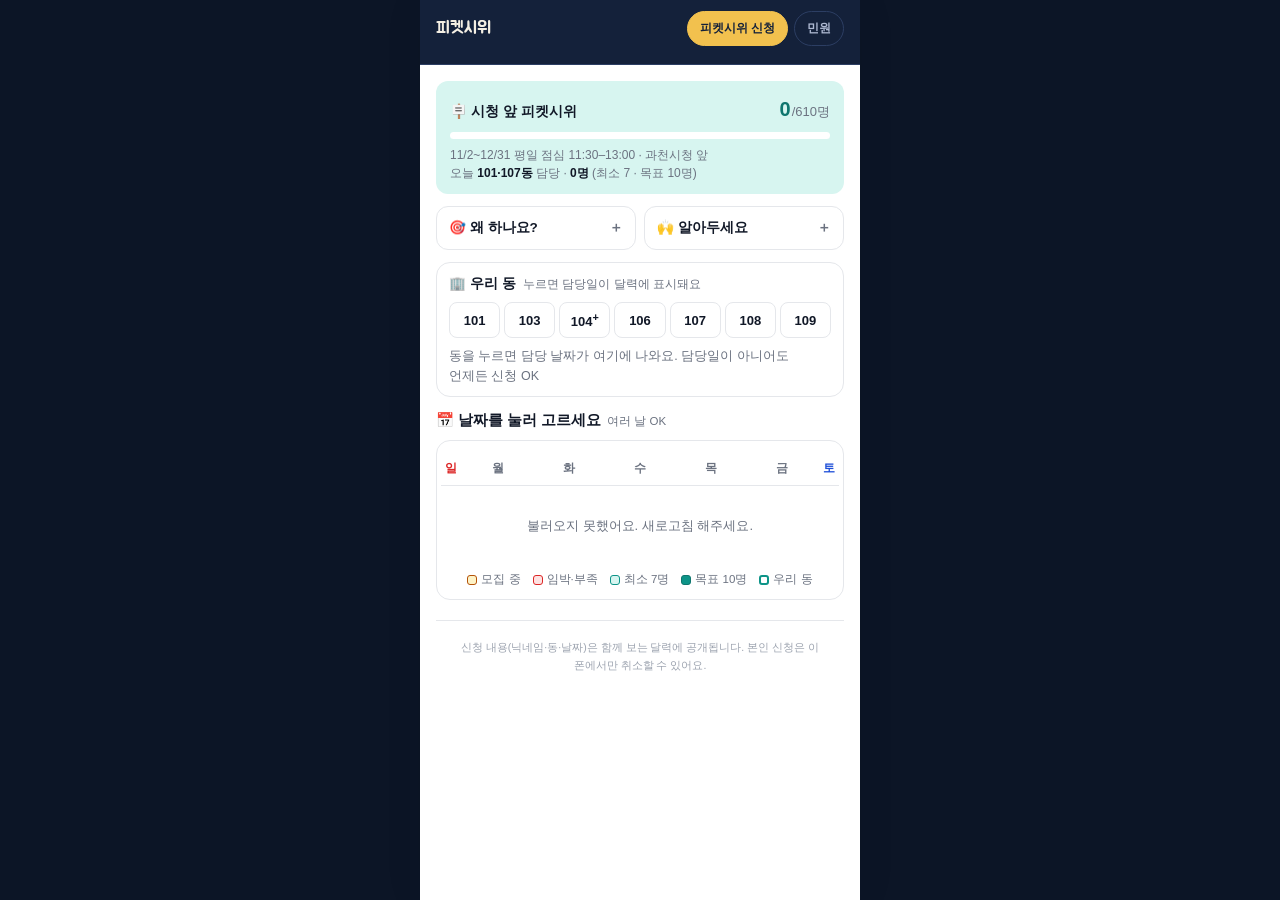
<file: sq-7f2ka9x/index.html>
<!DOCTYPE html>
<html lang="ko">
<head>
    <meta charset="UTF-8">
    <meta name="viewport" content="width=device-width, initial-scale=1.0, viewport-fit=cover">
    <title>과천 주암 데이터센터 대응 민원·의견서 도우미</title>
    <meta name="description" content="과천 주암 공공주택지구 데이터센터 건립에 반대하는 민원·의견서를 LH·국토교통부(데이터센터·위례과천선)·과천시·한국전력·기후에너지환경부·소방청 7건으로 준비하는 도우미. 국민신문고에 본인이 직접 로그인해 제출합니다.">
    <link rel="canonical" href="https://guacaya.github.io/gwacheon-dc-stop/sq-7f2ka9x/">
    <meta property="og:type" content="website">
    <meta property="og:url" content="https://guacaya.github.io/gwacheon-dc-stop/sq-7f2ka9x/">
    <meta property="og:title" content="과천 주암 데이터센터 대응 민원·의견서 도우미">
    <meta property="og:description" content="7개 기관 민원을 한 페이지에서 준비 → 국민신문고에 본인이 직접 제출. 나만의 사연을 넣으면 매번 다른 문장으로 생성됩니다.">
    <meta property="og:image" content="https://guacaya.github.io/gwacheon-dc-stop/sq-7f2ka9x/og-image.png">
    <meta property="og:image:width" content="1200">
    <meta property="og:image:height" content="630">
    <meta property="og:locale" content="ko_KR">
    <meta name="twitter:card" content="summary_large_image">
    <meta name="twitter:title" content="과천 주암 데이터센터 대응 민원·의견서 도우미">
    <meta name="twitter:description" content="7개 기관 민원을 한 페이지에서 준비 → 국민신문고에 본인이 직접 제출.">
    <meta name="twitter:image" content="https://guacaya.github.io/gwacheon-dc-stop/sq-7f2ka9x/og-image.png">
    <meta name="theme-color" content="#0d9488">
    <meta name="apple-mobile-web-app-capable" content="yes">
    <meta name="mobile-web-app-capable" content="yes">
    <meta name="apple-mobile-web-app-status-bar-style" content="black-translucent">
    <meta name="apple-mobile-web-app-title" content="주암 민원">
    <link rel="icon" type="image/png" sizes="192x192" href="icon-192.png">
    <link rel="icon" type="image/png" sizes="512x512" href="icon-512.png">
    <link rel="apple-touch-icon" href="icon-180.png">
    <link rel="manifest" href="manifest.webmanifest">
    <style>
      :root{--acc:#0d9488;--acc-d:#0f766e;--acc-l:#d7f5f0;--ink:#111827;--sub:#6b7280;--line:#e5e7eb;--bg:#eceff2;--card:#fff;--ok:#059669;--err:#dc2626;--pad:16px}
      *{box-sizing:border-box;-webkit-tap-highlight-color:transparent}
      html,body{margin:0;padding:0}
      body{background:var(--bg);color:var(--ink);line-height:1.6;font-family:-apple-system,BlinkMacSystemFont,"Apple SD Gothic Neo","Malgun Gothic",sans-serif;-webkit-text-size-adjust:100%}
      .app{max-width:440px;margin:0 auto;min-height:100dvh;background:var(--card);display:flex;flex-direction:column;position:relative;box-shadow:0 0 40px #0000000f}
      .hd{position:sticky;top:0;z-index:20;background:var(--card);border-bottom:1px solid var(--line);padding:11px var(--pad) 9px}
      .hd-row{display:flex;align-items:center;gap:6px}
      .hd-back{width:30px;height:30px;border:none;background:none;font-size:21px;color:var(--sub);cursor:pointer;padding:0;flex-shrink:0}
      .hd-back[hidden]{visibility:hidden;display:block}
      .hd-title{font-size:15px;font-weight:800;flex:1;white-space:nowrap;overflow:hidden;text-overflow:ellipsis}
      .hd-tab{font-size:11.5px;font-weight:700;color:var(--sub);background:none;border:1px solid var(--line);border-radius:999px;padding:5px 10px;cursor:pointer;flex-shrink:0}
      .hd-tab.on{color:#fff;background:var(--acc);border-color:var(--acc)}
      .dots{display:flex;gap:5px;margin-top:9px}
      .dot{flex:1;height:5px;border-radius:999px;background:var(--line);transition:.2s}
      .dot.done{background:var(--acc)}
      .dot.cur{background:var(--acc-d);transform:scaleY(1.6)}
      .bd{flex:1;overflow-y:auto;-webkit-overflow-scrolling:touch;padding:var(--pad);padding-bottom:180px}
      [hidden]{display:none!important}
      .confetti-piece{position:fixed;top:-14px;width:9px;height:14px;z-index:60;pointer-events:none;will-change:transform,opacity}
      @keyframes confFall{0%{transform:translateY(-12vh) rotate(0);opacity:1}100%{transform:translateY(108vh) rotate(720deg);opacity:.85}}
      @media (prefers-reduced-motion:reduce){.confetti-piece{display:none!important}}
      .ruin{display:flex;flex-direction:column;align-items:center;margin:6px 0 16px}
      .ruin svg{width:184px;height:auto;overflow:visible;cursor:pointer;touch-action:manipulation;-webkit-tap-highlight-color:transparent}
      .ruin svg.punch{animation:rnPunch .16s ease-out}
      @keyframes rnPunch{0%{transform:scale(1)}45%{transform:scale(.93)}100%{transform:scale(1)}}
      .ruin-cap{font-size:12px;font-weight:700;color:var(--sub);margin-top:8px;text-align:center;word-break:keep-all;min-height:1.3em}
      .ruin-tap-hint{font-size:11px;color:var(--sub);opacity:.7;margin-top:1px}
      .ruin-tap-count{font-size:11px;font-weight:800;color:var(--acc-d);margin-top:1px;min-height:1em}
      .rn-floor{transition:transform .8s cubic-bezier(.35,.9,.4,1),opacity .8s}
      .rn-floor.fell{opacity:0}
      #rnBld{transition:transform .8s ease}
      .rn-rub{transition:opacity .6s}
      #rnFlag{transition:transform .5s .35s,opacity .5s .35s}
      .rn-dust{animation:rnDust 1s ease-out forwards}
      @keyframes rnDust{from{opacity:.55;transform:scale(.4)}to{opacity:0;transform:scale(2)}}
      #rnHammer{opacity:0}
      #rnHammer.swing{animation:rnSwing .6s cubic-bezier(.32,.04,.22,1)}
      @keyframes rnSwing{
        0%{opacity:1;transform:rotate(-72deg)}
        12%{transform:rotate(-80deg)}
        46%{transform:rotate(8deg)}
        60%{transform:rotate(-12deg)}
        100%{opacity:0;transform:rotate(-72deg)}
      }
      .ruin.shake{animation:rnShake .32s}
      @keyframes rnShake{0%,100%{transform:translateX(0)}20%{transform:translateX(-5px) rotate(-.6deg)}45%{transform:translateX(4px) rotate(.5deg)}70%{transform:translateX(-3px)}88%{transform:translateX(2px)}}
      .rn-flash-pop{animation:rnFlash .32s ease-out forwards;transform-box:fill-box;transform-origin:center}
      @keyframes rnFlash{0%{opacity:0;transform:scale(.3)}35%{opacity:1;transform:scale(1.05)}100%{opacity:0;transform:scale(1.6)}}
      .rn-chip{animation:rnChipFly .72s cubic-bezier(.2,.7,.25,1) forwards}
      @keyframes rnChipFly{0%{transform:translate(0,0) rotate(0);opacity:1}100%{transform:translate(var(--cx,30px),var(--cy,-20px)) rotate(var(--cr,180deg));opacity:0}}
      @media (prefers-reduced-motion:reduce){.rn-floor,#rnBld,#rnFlag,#rnHammer,.ruin.shake,.rn-flash-pop,.rn-chip,.ruin svg.punch{animation:none!important;transition:none!important}#rnHammer{display:none!important}}
      h1.q{font-size:22px;font-weight:800;margin:8px 0 6px;letter-spacing:-.01em}
      p.lead{font-size:13.5px;color:var(--sub);margin:0 0 16px;word-break:keep-all}
      textarea.story{width:100%;min-height:190px;border:1.5px solid var(--line);border-radius:14px;padding:14px;font-size:15.5px;font-family:inherit;line-height:1.75;resize:vertical;color:var(--ink)}
      textarea.story:focus{outline:none;border-color:var(--acc)}
      .hint{font-size:12.5px;color:var(--sub);margin:9px 2px 0;word-break:keep-all}
      .hint.warn{color:var(--err);font-weight:700}
      .hint.ok{color:var(--ok);font-weight:700}
      .step-tag{font-size:13px;font-weight:800;color:var(--acc-d);margin:2px 0 9px}
      .mtitle{font-size:14px;font-weight:800;background:var(--acc-l);color:var(--acc-d);border-radius:11px;padding:11px 13px;margin-bottom:11px;word-break:keep-all}
      .mlabel{display:flex;justify-content:space-between;align-items:center;font-size:12px;font-weight:800;color:var(--sub);margin:2px 2px 6px}
      .reroll{border:none;background:none;color:var(--acc-d);font-size:12px;font-weight:800;cursor:pointer;padding:3px 5px}
      .mbody{border:1.5px solid var(--line);border-radius:14px;padding:15px;font-size:13.5px;line-height:1.72;background:#fafafa;color:#1f2937;white-space:pre-wrap;word-break:break-word}
      .done-wrap{text-align:center;padding:26px 4px}
      .done-big{font-size:44px;line-height:1}
      .done-h{font-size:21px;font-weight:800;margin:12px 0 6px}
      .daily{background:var(--acc-l);border-radius:14px;padding:15px 16px;margin-top:20px;text-align:left}
      .daily-l{font-size:11px;font-weight:800;color:var(--acc-d);margin-bottom:5px;letter-spacing:.02em}
      .daily-m{font-size:14px;font-weight:600;color:var(--acc-d);line-height:1.68;word-break:keep-all}
      .daily-btn{border:none;background:none;color:var(--acc-d);font-size:11px;text-decoration:underline;margin-top:9px;cursor:pointer;padding:0}
      .story-daily{background:var(--acc-l);border-radius:16px;padding:16px 16px 13px;margin-bottom:16px;text-align:center}
      .story-daily .daily-l{text-align:center}
      .story-daily-ill{width:100%;max-width:168px;margin:2px auto 8px}
      .story-daily-ill svg{width:100%;height:auto;display:block}
      .story-daily .daily-m{text-align:left}
      .story-daily .daily-btn{display:block;margin:9px auto 0}
      .daily-en{margin-top:10px;padding-top:10px;border-top:1px solid rgba(15,118,110,.16);text-align:left}
      .daily-en-en{font-size:12.5px;font-weight:700;color:var(--acc-d);line-height:1.5}
      .daily-en-ko{display:block;font-size:11.5px;color:var(--sub);margin-top:3px;line-height:1.55}
      .daily-en-by{display:block;font-size:10.5px;color:var(--sub);opacity:.7;margin-top:4px;font-style:italic}
      .bar{position:fixed;left:0;right:0;bottom:0;z-index:30;width:100%;max-width:440px;margin:0 auto;background:var(--card);border-top:1px solid var(--line);padding:10px var(--pad);padding-bottom:calc(10px + env(safe-area-inset-bottom,0px));display:flex;flex-direction:column;gap:8px}
      .bar-2{display:grid;grid-template-columns:1fr 1fr;gap:8px}
      .btn{border:none;border-radius:13px;font-size:15px;font-weight:800;padding:14px 10px;cursor:pointer;font-family:inherit;display:flex;align-items:center;justify-content:center;gap:5px;text-decoration:none;line-height:1.2}
      .btn:active{transform:scale(.98)}
      .btn-lg{padding:16px}
      .btn-acc{background:var(--acc);color:#fff}
      .btn-acc:disabled{background:#cbd5e1;color:#94a3b8}
      .btn-out{background:#f3f4f6;color:#374151}
      .btn-out.copied{background:#d1fae5;color:var(--ok)}
      .btn-ghost{background:none;color:var(--acc-d);border:1.5px solid var(--acc)}
      .linkbtn{text-align:center;font-size:12px;color:var(--sub);text-decoration:underline;background:none;border:none;cursor:pointer;padding:3px}
      .toast{position:fixed;left:50%;bottom:200px;transform:translate(-50%,10px);background:#111827;color:#fff;font-size:13px;font-weight:700;padding:12px 18px;border-radius:12px;opacity:0;pointer-events:none;transition:.25s;z-index:50;white-space:pre-line;text-align:center;max-width:86vw}
      .toast.show{opacity:1;transform:translate(-50%,0)}
      .disc{font-size:10.5px;color:#9ca3af;line-height:1.7;text-align:center;padding:18px var(--pad) 4px;border-top:1px solid var(--line);margin-top:20px;word-break:keep-all}
      .sms-note{font-size:12.5px;color:var(--sub);margin:2px 0 14px;word-break:keep-all}
      .sms-status-box{background:var(--acc-l);border-radius:12px;padding:12px 14px;margin-bottom:16px}
      .sms-status-row{display:flex;justify-content:space-between;font-size:12.5px;font-weight:800;color:var(--acc-d);margin-bottom:7px}
      .sms-progress-track{background:#fff;border-radius:999px;height:8px;overflow:hidden}
      .sms-progress-fill{background:var(--acc);height:100%;border-radius:999px;transition:.3s}
      .sms-reset-btn{background:none;border:none;color:var(--acc-d);font-size:11px;text-decoration:underline;cursor:pointer;padding:0;margin-top:8px}
      .sms-guide-sub{display:none}
      .sms-party-block{margin-bottom:16px}
      .sms-party-header{font-size:13px;font-weight:800;margin:0 0 8px}
      .sms-party-sub{display:none}
      .sms-member-list{display:flex;flex-direction:column;gap:7px}
      .sms-member-row{display:flex;align-items:center;justify-content:space-between;gap:8px;border:1px solid var(--line);border-radius:12px;padding:10px 13px}
      .sms-member-row.sent{opacity:.4}
      .sms-member-info{display:flex;flex-direction:column;gap:1px}
      .sms-member-name{font-size:14px;font-weight:800}
      .sms-member-role{font-size:10.5px;color:var(--sub);margin-left:4px;font-weight:600}
      .sms-member-phone{font-size:11px;color:var(--sub)}
      .sms-member-actions{display:flex;gap:6px}
      .sms-send-btn{background:var(--acc);color:#fff;font-size:12.5px;font-weight:800;padding:9px 13px;border-radius:10px;text-decoration:none;white-space:nowrap}
      .sms-copy-btn{background:#f3f4f6;border:none;color:#374151;font-size:11.5px;font-weight:700;padding:9px 10px;border-radius:10px;cursor:pointer}
      .sms-sent-badge{font-size:11px;font-weight:800;color:var(--ok)}
      .pick-tools{display:flex;gap:6px;margin-bottom:12px;flex-wrap:wrap}
      .pick-tool{font-size:12px;font-weight:700;color:var(--acc-d);background:var(--acc-l);border:none;border-radius:999px;padding:7px 12px;cursor:pointer;font-family:inherit}
      .pick-tool:active{transform:scale(.97)}
      #pickGrid{display:flex;flex-direction:column;gap:9px}
      .pick-row{display:flex;align-items:center;gap:10px;width:100%;text-align:left;border:1.5px solid var(--line);background:#fff;border-radius:11px;padding:11px 13px;font-family:inherit;font-size:14px;font-weight:700;color:var(--sub);cursor:pointer}
      .pick-row:active{transform:scale(.99)}
      .pick-row-name{flex:1;word-break:keep-all}
      .pick-row-check{width:20px;height:20px;border-radius:999px;border:2px solid var(--line);display:flex;align-items:center;justify-content:center;font-size:12px;color:transparent;flex-shrink:0}
      .pick-row.on{border-color:var(--acc);color:var(--ink)}
      .pick-row.on .pick-row-check{background:var(--acc);border-color:var(--acc);color:#fff}
      .pick-pc{display:block;text-align:center;font-size:12.5px;font-weight:700;color:var(--acc-d);text-decoration:none;margin-top:16px;padding:12px;border:1.5px dashed var(--acc);border-radius:12px}
      .sug-btn{display:inline-block;margin:10px 2px 0;border:1.5px solid var(--acc);background:var(--acc-l);color:var(--acc-d);font-size:12.5px;font-weight:800;border-radius:999px;padding:8px 14px;cursor:pointer;font-family:inherit}
      .sug-btn:active{transform:scale(.97)}
      .wg-opt{background:var(--acc-l);border-radius:12px;padding:11px 12px 10px;margin-bottom:12px}
      .wg-opt label{display:block;font-size:13px;font-weight:800;color:var(--acc-d);margin-bottom:7px}
      .wg-opt .wg-sel{font-weight:600;color:var(--sub)}
      .wg-opt input{width:100%;box-sizing:border-box;border:1.5px solid var(--line);border-radius:10px;padding:10px 12px;font-size:16px;font-family:inherit;background:var(--card);color:var(--ink)}
      .wg-opt input:focus{outline:none;border-color:var(--acc)}
      .wg-hint{font-size:11.5px;color:var(--sub);margin-top:6px}
    </style>
    <link rel="stylesheet" href="picket.css">
    <!-- ── 화면 스킨: 시즌 테마(날짜 따라 자동: ~10/31 할로윈, 11월 주차별 크리스마스) / 무채색 / 다크 ──
         미리보기: ?theme=halloween|snow|tree|gift|eve|off   모드 강제: ?mode=mono|dark|season -->
    <script>
    (function(){
      var T={
        halloween:{v:{acc:'#FF9B3D','acc-d':'#A3480A','acc-l':'#FFE3C2',ink:'#3B2314',sub:'#7A5638',line:'#F3D3AE',bg:'#F6E6D2',card:'#FFF6EA',on:'#3B2314'},
          label:'Trick or 민원!',cap:'민원 넣을 때마다 호박이 하나씩 켜져요',
          on:'<svg xmlns="http://www.w3.org/2000/svg" viewBox="0 0 24 20"><path d="M12 5V2" stroke="#5B7A2A" stroke-width="2.4" stroke-linecap="round"/><ellipse cx="7.5" cy="12.5" rx="6.5" ry="7" fill="#F28A2E"/><ellipse cx="16.5" cy="12.5" rx="6.5" ry="7" fill="#F28A2E"/><ellipse cx="12" cy="12.5" rx="6.5" ry="7.3" fill="#FF9B3D"/><path d="M9 11l1.2-2 1.2 2zM12.6 11l1.2-2 1.2 2z" fill="#5A2D0C"/><path d="M9 14q3 3 6 0" stroke="#5A2D0C" stroke-width="1.3" fill="none" stroke-linecap="round"/></svg>',
          off:'<svg xmlns="http://www.w3.org/2000/svg" viewBox="0 0 24 20"><path d="M12 5V2" stroke="#C9B49A" stroke-width="2.4" stroke-linecap="round"/><ellipse cx="7.5" cy="12.5" rx="6.5" ry="7" fill="#EFE0CC"/><ellipse cx="16.5" cy="12.5" rx="6.5" ry="7" fill="#EFE0CC"/><ellipse cx="12" cy="12.5" rx="6.5" ry="7.3" fill="#F6EADB"/></svg>',
          ill:'<svg viewBox="0 0 160 120"><path d="M18 24c3-5 6-5 7-1 3-3 8-3 11 1-3 0-4 2-4 4-2-1-4-1-5 1-1-2-3-2-4-1-1-2-3-2-5-1 0-2-1-3-3-3z" fill="#5A3A5E"/><path d="M122 14c3-5 6-5 7-1 3-3 8-3 11 1-3 0-4 2-4 4-2-1-4-1-5 1-1-2-3-2-4-1-1-2-3-2-5-1 0-2-1-3-3-3z" fill="#5A3A5E"/><path d="M80 30q2-16 14-18" stroke="#5B7A2A" stroke-width="7" fill="none" stroke-linecap="round"/><path d="M86 24q14-12 24 0-12 8-24 0z" fill="#7FA33A"/><ellipse cx="56" cy="74" rx="30" ry="36" fill="#F28A2E"/><ellipse cx="104" cy="74" rx="30" ry="36" fill="#F28A2E"/><ellipse cx="80" cy="74" rx="34" ry="40" fill="#FF9B3D"/><path d="M80 36V112" stroke="#E57A22" stroke-width="2" opacity=".6"/><path d="M58 68l9-14 9 14zM84 68l9-14 9 14z" fill="#5A2D0C"/><path d="M56 82Q80 104 104 82 94 90 87 88L84 95 77 88Q66 90 56 82z" fill="#5A2D0C"/><circle cx="50" cy="80" r="6" fill="#FF6F61" opacity=".45"/><circle cx="110" cy="80" r="6" fill="#FF6F61" opacity=".45"/></svg>'},
        snow:{v:{acc:'#2F6A9E','acc-d':'#245580','acc-l':'#DCE9F5',ink:'#1F2D3D',sub:'#4A5D70',line:'#C9D8E7',bg:'#DDE8F2',card:'#EEF4FA',on:'#FFFFFF'},
          label:'첫눈 오는 주',cap:'민원 넣을 때마다 눈송이가 내려요',
          on:'<svg xmlns="http://www.w3.org/2000/svg" viewBox="0 0 24 24"><g stroke="#2F6A9E" stroke-width="2.2" stroke-linecap="round" fill="none"><path d="M12 2V22M3.3 7L20.7 17M3.3 17L20.7 7"/><path d="M9 4l3 2.5L15 4M9 20l3-2.5 3 2.5"/></g></svg>',
          off:'<svg xmlns="http://www.w3.org/2000/svg" viewBox="0 0 24 24"><g stroke="#CFDCE9" stroke-width="2.2" stroke-linecap="round"><path d="M12 2V22M3.3 7L20.7 17M3.3 17L20.7 7"/></g></svg>',
          ill:'<svg viewBox="0 0 220 112"><g fill="#fff"><circle cx="30" cy="20" r="3"/><circle cx="60" cy="44" r="2.4"/><circle cx="170" cy="16" r="3"/><circle cx="196" cy="50" r="2.4"/><circle cx="150" cy="60" r="2"/><circle cx="44" cy="80" r="2.6"/></g><path d="M0 104Q60 90 110 98T220 96V112H0Z" fill="#fff"/><circle cx="110" cy="78" r="26" fill="#fff"/><circle cx="110" cy="38" r="19" fill="#fff"/><path d="M92 50Q110 60 128 50L130 58Q110 66 90 58Z" fill="#D9473F"/><path d="M120 56l6 16h-8z" fill="#D9473F"/><path d="M94 24h32v-4h-6V6h-20v14h-6z" fill="#1F2D3D"/><circle cx="103" cy="36" r="2.4" fill="#1F2D3D"/><circle cx="117" cy="36" r="2.4" fill="#1F2D3D"/><path d="M110 40l9 3-9 2z" fill="#F08A2E"/><circle cx="110" cy="72" r="2.4" fill="#1F2D3D"/><circle cx="110" cy="84" r="2.4" fill="#1F2D3D"/><path d="M86 70L66 58M134 70l20-12" stroke="#7A5638" stroke-width="3" stroke-linecap="round"/></svg>'},
        tree:{v:{acc:'#2F6B45','acc-d':'#245636','acc-l':'#DFEBDB',ink:'#1E2B22',sub:'#475A4B',line:'#CFDDCB',bg:'#E3ECDF',card:'#F3F7F1',on:'#FFFFFF'},
          label:'트리 꾸미는 주',cap:'민원 넣을 때마다 트리에 장식이 달려요',
          on:'<svg xmlns="http://www.w3.org/2000/svg" viewBox="0 0 24 24"><path d="M12 1V5" stroke="#B08A2E" stroke-width="1.6"/><rect x="9" y="4" width="6" height="3.5" rx="1" fill="#D9A93A"/><circle cx="12" cy="15" r="8" fill="#C8343B"/><path d="M5 14q7 4 14 0" stroke="#F6D77A" stroke-width="1.6" fill="none"/><circle cx="9" cy="12" r="1.8" fill="#fff" opacity=".6"/></svg>',
          off:'<svg xmlns="http://www.w3.org/2000/svg" viewBox="0 0 24 24"><path d="M12 1V5" stroke="#C8D5C5" stroke-width="1.6"/><rect x="9" y="4" width="6" height="3.5" rx="1" fill="#C8D5C5"/><circle cx="12" cy="15" r="8" fill="#DDE7DA"/></svg>',
          ill:'<svg viewBox="0 0 200 116"><path d="M100 4l4 8 9 1-7 6 2 9-8-5-8 5 2-9-7-6 9-1z" fill="#E3B341"/><path d="M100 22L128 52H114L138 78H122L148 100H52L78 78H62L86 52H72Z" fill="#2F6B45"/><rect x="92" y="100" width="16" height="12" rx="2" fill="#7A5638"/><path d="M80 54q20 10 40 0M70 80q30 12 60 0" stroke="#F6D77A" stroke-width="2.4" fill="none"/><circle cx="94" cy="44" r="4" fill="#C8343B"/><circle cx="112" cy="68" r="4.5" fill="#E3B341"/><circle cx="84" cy="70" r="4.5" fill="#C8343B"/><circle cx="122" cy="92" r="4.5" fill="#C8343B"/><circle cx="76" cy="94" r="4.5" fill="#E3B341"/><circle cx="100" cy="88" r="4.5" fill="#fff"/><rect x="140" y="96" width="22" height="16" rx="2" fill="#C8343B"/><path d="M151 96v16M140 104h22" stroke="#F6D77A" stroke-width="2.4"/><rect x="40" y="100" width="18" height="12" rx="2" fill="#E3B341"/><path d="M49 100v12" stroke="#C8343B" stroke-width="2.4"/></svg>'},
        gift:{v:{acc:'#B8262E','acc-d':'#9A1F27','acc-l':'#FBE0DA',ink:'#3A1F1F',sub:'#6E4A45',line:'#F2D2CC',bg:'#F7E3DE',card:'#FFF4F1',on:'#FFFFFF'},
          label:'산타가 선물 싣는 주',cap:'민원 넣을 때마다 선물이 하나씩 쌓여요',
          on:'<svg xmlns="http://www.w3.org/2000/svg" viewBox="0 0 24 24"><rect x="3" y="9" width="18" height="13" rx="2" fill="#B8262E"/><rect x="2" y="7" width="20" height="4" rx="1.4" fill="#D63A43"/><path d="M12 7V22" stroke="#E3B341" stroke-width="2.6"/><path d="M12 7C8 1 4 5 12 7 20 5 16 1 12 7Z" fill="#E3B341"/></svg>',
          off:'<svg xmlns="http://www.w3.org/2000/svg" viewBox="0 0 24 24"><rect x="3" y="9" width="18" height="13" rx="2" fill="#F5DCD7"/><rect x="2" y="7" width="20" height="4" rx="1.4" fill="#EED0CA"/><path d="M12 7V22" stroke="#E8C6C0" stroke-width="2.6"/></svg>',
          ill:'<svg viewBox="0 0 240 110"><path d="M30 86H176Q196 86 200 70" stroke="#7A5638" stroke-width="4" fill="none" stroke-linecap="round"/><path d="M40 50H170L162 80H52Z" fill="#B8262E"/><path d="M40 50H170" stroke="#E3B341" stroke-width="4"/><rect x="56" y="22" width="30" height="28" rx="3" fill="#2F6B45"/><path d="M71 22v28M56 36h30" stroke="#F6D77A" stroke-width="3"/><rect x="90" y="12" width="34" height="38" rx="3" fill="#E3B341"/><path d="M107 12v38" stroke="#B8262E" stroke-width="3.4"/><path d="M107 12C100 2 94 8 107 12 120 8 114 2 107 12Z" fill="#B8262E"/><rect x="128" y="26" width="28" height="24" rx="3" fill="#fff"/><path d="M142 26v24M128 38h28" stroke="#B8262E" stroke-width="3"/><circle cx="208" cy="30" r="13" fill="#F3C9A8"/><path d="M194 26Q208 4 224 22L230 12Q232 8 236 12 234 16 230 16L222 26Z" fill="#B8262E"/><path d="M194 26H222" stroke="#fff" stroke-width="5" stroke-linecap="round"/><circle cx="236" cy="12" r="3.6" fill="#fff"/><path d="M196 36Q208 58 220 36 214 40 208 40 202 40 196 36Z" fill="#fff"/><circle cx="204" cy="30" r="1.6" fill="#3A1F1F"/><circle cx="213" cy="30" r="1.6" fill="#3A1F1F"/><g fill="#E3B341"><circle cx="20" cy="20" r="2.4"/><circle cx="180" cy="10" r="2"/><circle cx="14" cy="60" r="2"/></g></svg>'},
        eve:{v:{acc:'#F2C14E','acc-d':'#F7D27A','acc-l':'#1D2D4D',ink:'#F4EFE3',sub:'#AEB9D2',line:'#2C3E63',bg:'#0C1526',card:'#14213A',on:'#14213A'},
          label:'크리스마스 이브 주간',cap:'민원 넣을 때마다 전구가 하나씩 켜져요',dark:{field:'#1A2846',out:'#24365A',dis:'#2C3E63',disT:'#7D8BAA',ph:'#8C9AB8'},
          on:'<svg xmlns="http://www.w3.org/2000/svg" viewBox="0 0 24 24"><circle cx="12" cy="14" r="10" fill="#F2C14E" opacity=".22"/><rect x="9" y="2" width="6" height="5" rx="1" fill="#6B7A99"/><ellipse cx="12" cy="14" rx="5.5" ry="8" fill="#F2C14E"/></svg>',
          off:'<svg xmlns="http://www.w3.org/2000/svg" viewBox="0 0 24 24"><rect x="9" y="2" width="6" height="5" rx="1" fill="#4A5C80"/><ellipse cx="12" cy="14" rx="5.5" ry="8" fill="#2D3D60"/></svg>',
          ill:'<svg viewBox="0 0 250 118"><circle cx="210" cy="24" r="16" fill="#F4EFE3"/><g fill="#F4EFE3"><circle cx="30" cy="16" r="1.6"/><circle cx="80" cy="8" r="1.2"/><circle cx="150" cy="18" r="1.4"/><circle cx="240" cy="60" r="1.2"/><circle cx="12" cy="56" r="1.4"/></g><path d="M0 106Q70 96 125 102T250 100V118H0Z" fill="#E8EEF7"/><path d="M80 56L125 24 170 56Z" fill="#7A2E2E"/><path d="M78 56Q125 30 172 56" stroke="#F4EFE3" stroke-width="5" fill="none" stroke-linecap="round"/><rect x="88" y="56" width="74" height="48" fill="#3B2A3E"/><rect x="98" y="66" width="18" height="16" rx="2" fill="#F2C14E"/><rect x="134" y="66" width="18" height="16" rx="2" fill="#F2C14E"/><rect x="118" y="84" width="14" height="20" rx="2" fill="#7A2E2E"/><path d="M150 34V22h8v18" fill="#3B2A3E"/><path d="M84 58q20 8 41 0 21 8 41 0" stroke="#4A5C80" stroke-width="1.2" fill="none"/><circle cx="92" cy="61" r="2.6" fill="#E85D5D"/><circle cx="104" cy="63" r="2.6" fill="#F2C14E"/><circle cx="116" cy="61" r="2.6" fill="#6FCF97"/><circle cx="134" cy="61" r="2.6" fill="#E85D5D"/><circle cx="146" cy="63" r="2.6" fill="#F2C14E"/><circle cx="158" cy="61" r="2.6" fill="#6FCF97"/><path d="M40 104L54 70 68 104Z" fill="#2F6B45"/><path d="M44 92L54 62 64 92Z" fill="#3A8257"/><path d="M184 104L196 76 208 104Z" fill="#2F6B45"/></svg>'}
      };
      var MODESKIN={
        mono:{v:{acc:'#374151','acc-d':'#374151','acc-l':'#F3F4F6',ink:'#1F2937',sub:'#6B7280',line:'#E5E7EB',bg:'#ECEDEF',card:'#FFFFFF',on:'#FFFFFF'}},
        dark:{v:{acc:'#D9DBDF','acc-d':'#D9DBDF','acc-l':'#222429',ink:'#E8E9EB',sub:'#A9ADB5',line:'#34363C',bg:'#0F1012',card:'#17181B',on:'#17181B'},
          dark:{field:'#1F2125',out:'#26282D',dis:'#2A2C31',disT:'#6E727A',ph:'#7C8088'}}
      };
      function pickSeason(){
        try{ var q=(location.search.match(/[?&]theme=([a-z]+)/)||[])[1]; if(q) return q==='off'?null:(T[q]?q:null); }catch(e){}
        var d=new Date(), y=d.getFullYear(), md=(d.getMonth()+1)*100+d.getDate();
        if(y!==2026) return null;
        if(md<=1031) return 'halloween';
        if(md<=1108) return 'snow';
        if(md<=1115) return 'tree';
        if(md<=1122) return 'gift';
        if(md<=1225) return 'eve';
        return null;
      }
      function lsGet(k){ try{ return localStorage.getItem(k); }catch(e){ return null; } }
      function lsSet(k,v){ try{ localStorage.setItem(k,v); }catch(e){} }
      var sk=pickSeason(), S=sk?T[sk]:null;
      window.SEASON = S ? {key:sk,label:S.label,cap:S.cap,illus:[S.ill]} : null;
      var root=document.documentElement;
      var st=document.createElement('style'); st.id='skinCss'; document.head.appendChild(st);
      var u=function(s){ return 'url("data:image/svg+xml,'+encodeURIComponent(s)+'")'; };
      var P='html.skin ';
      /* 고정 스타일: 모드 버튼 · 메뉴 · 말풍선 */
      var base=document.createElement('style');
      base.textContent=
        '.dotrow{display:flex;align-items:center;gap:8px;margin-top:9px}.dotrow .dots{flex:1;min-width:0;margin-top:0!important}'+
        '.mode-btn{display:inline-flex;align-items:center;gap:5px;flex-shrink:0;font-family:inherit;font-size:12px;font-weight:800;color:var(--ink);background:var(--card);border:1.5px solid var(--ink);border-radius:999px;padding:5px 10px 5px 8px;min-height:32px;cursor:pointer;white-space:nowrap}'+
        '.mode-btn svg{flex-shrink:0}'+
        'html:not(.in-write) .mode-btn,html:not(.in-write) .mode-tip,html:not(.in-write) .mode-pop{display:none!important}'+'.season-cap{display:none;font-size:11.5px;color:var(--sub);text-align:center;margin-top:5px}'+
        '.mode-pop{position:absolute;top:calc(100% - 4px);right:12px;z-index:40;width:262px;max-width:calc(100% - 24px);background:#fff;color:#1F2937;border:1px solid #E5E7EB;border-radius:16px;box-shadow:0 12px 32px rgba(0,0,0,.18);padding:12px;display:flex;flex-direction:column;gap:6px}'+
        '.mode-pop-h{font-size:12px;font-weight:800;color:#6B7280;padding:2px 4px 4px}'+
        '.mode-opt{display:flex;align-items:center;gap:10px;border:1.5px solid #E5E7EB;background:#fff;border-radius:12px;padding:10px;text-align:left;font-family:inherit;min-height:52px;cursor:pointer;color:#1F2937;width:100%}'+
        '.mode-opt.on{border:2px solid #1F2937;background:#F9FAFB}'+
        '.mode-sw{width:28px;height:28px;border-radius:8px;flex-shrink:0}'+
        '.mode-tx{flex:1;display:flex;flex-direction:column}.mode-tx b{font-size:14px;font-weight:800}.mode-tx span{font-size:11.5px;color:#6B7280}'+
        '.mode-ck{font-size:16px;font-weight:900;color:#1F2937;visibility:hidden}.mode-opt.on .mode-ck{visibility:visible}'+
        '.mode-note{font-size:11px;color:#6B7280;padding:4px 4px 0}'+
        '.mode-tip{position:absolute;top:calc(100% + 4px);right:12px;z-index:39;width:230px;background:#1F2937;color:#fff;border-radius:14px;padding:12px 14px;box-shadow:0 10px 24px rgba(0,0,0,.25);font-size:13px;line-height:1.55;font-weight:600}'+
        '.mode-tip:before{content:"";position:absolute;top:-6px;right:44px;width:12px;height:12px;background:#1F2937;transform:rotate(45deg)}'+
        '.mode-tip button{display:block;margin:8px 0 0 auto;font-family:inherit;font-size:12px;font-weight:800;color:#1F2937;background:#fff;border:none;border-radius:999px;padding:6px 12px;cursor:pointer}';
      document.head.appendChild(base);
      function varsOf(v){ return '--acc:'+v.acc+';--acc-d:'+v['acc-d']+';--acc-l:'+v['acc-l']+';--ink:'+v.ink+';--sub:'+v.sub+';--line:'+v.line+';--bg:'+v.bg+';--card:'+v.card+';--on-acc:'+v.on+';'; }
      function darkCss(d){ return P+'.pick-row{background:var(--card)}'+P+'.mbody{background:'+d.field+';color:var(--ink);border-color:var(--line)}'+P+'.btn-out{background:'+d.out+';color:var(--ink)}'+P+'.btn-acc:disabled{background:'+d.dis+';color:'+d.disT+'}'+P+'.sms-progress-track{background:'+d.out+'}'+P+'textarea.story{background:'+d.field+'}'+P+'textarea.story::placeholder{color:'+d.ph+'}'+P+'.sms-copy-btn{background:'+d.out+';color:var(--ink)}'; }
      var fontLoaded=false;
      function build(mode){
        var seasonal = mode==='season' && S;
        var sk2 = seasonal ? S : (MODESKIN[mode]||null);
        root.classList.toggle('skin', !!sk2);
        root.classList.toggle('skin-season', !!seasonal);
        if(seasonal) root.setAttribute('data-theme', sk); else root.removeAttribute('data-theme');
        root.setAttribute('data-mode', mode);
        if(!sk2){ st.textContent=''; return; }
        var v=sk2.v, Q='html.skin-season ';
        var css=
          'html.skin body{background:'+v.bg+'}'+
          P+'.hd,html.skin:not(.in-picket) .app{'+varsOf(v)+'}'+
          P+'.hd{background:var(--card);color:var(--ink)}html.skin:not(.in-picket) .app{color:var(--ink)}'+
          P+'.hd-tab.on,'+P+'.btn-acc,'+P+'.pick-row.on .pick-row-check,'+P+'.sms-send-btn{color:var(--on-acc)}'+
          P+'textarea.story{background:var(--card)}'+
          (sk2.dark?darkCss(sk2.dark):'');
        if(seasonal){
          css+=
            Q+'.hd-title,'+Q+'h1.q,'+Q+'.btn,'+Q+'.daily-l,'+Q+'.story-daily .daily-m,'+Q+'.done-h,'+Q+'.sug-btn{font-family:"Jua",-apple-system,"Apple SD Gothic Neo",sans-serif;font-weight:400}'+
            Q+'.hd-title{font-size:16.5px}'+Q+'h1.q{font-size:24px}'+Q+'.btn{font-size:16px}'+Q+'.daily-l{font-size:14px;letter-spacing:0}'+
            Q+'.story-daily .daily-m{font-size:16.5px;text-align:center;line-height:1.55}'+
            Q+'.story-daily{border-radius:22px}'+Q+'.story-daily-ill{max-width:190px}'+'@media (max-width:370px){'+Q+'.story-daily-ill{max-width:150px}}'+
            Q+'.btn-acc:not(:disabled){box-shadow:0 4px 0 rgba(0,0,0,.18)}'+
            Q+'textarea.story{border-radius:18px;border-width:2px}'+
            Q+'.dots{gap:0;justify-content:space-between;align-items:center}'+
            Q+'.dot{flex:1 1 0;min-width:0;max-width:30px;height:24px;border-radius:0;background:'+u(S.off)+' center/contain no-repeat;transform:none!important;transition:transform .25s}'+
            Q+'.dot.done,'+Q+'.dot.cur{background-image:'+u(S.on)+'}'+
            Q+'.dot.cur{transform:scale(1.18)!important}'+
            'html.skin-season.in-write .season-cap{display:block}';
          if(!fontLoaded){ fontLoaded=true; var lk=document.createElement('link'); lk.rel='stylesheet'; lk.href='https://fonts.googleapis.com/css2?family=Jua&display=swap'; document.head.appendChild(lk); }
        } else {
          /* 무채색·다크: 그림과 장식 빼고 조용하게 */
          css+=
            P+'#storyIllus,'+P+'.story-daily-ill{display:none}'+
            P+'.story-daily{text-align:left;padding:14px 16px}'+P+'.story-daily .daily-l{text-align:left}'+
            P+'.ruin svg{filter:grayscale(1)'+(mode==='dark'?' brightness(.85)':'')+'}'+
            P+'.confetti-piece{display:none!important}';
        }
        st.textContent=css;
        var l=document.querySelector('#storyDailyCard .daily-l'); if(l) l.textContent = seasonal ? S.label : (S||mode!=='season' ? '오늘의 한마디' : '💪 오늘도 화이팅!');
        var c=document.getElementById('seasonCap'); if(c) c.textContent = seasonal ? S.cap : '';
        var b=document.getElementById('modeBtnTx'); if(b) b.textContent = mode==='season' ? '조용한 화면' : '화면 모드';
      }
      var mode=(function(){ try{ var q=(location.search.match(/[?&]mode=(mono|dark|season)/)||[])[1]; if(q) return q; }catch(e){} var m=lsGet('juam_mode'); return (m==='mono'||m==='dark')?m:'season'; })();
      build(mode);
      window.setSkinMode=function(m){ mode=m; lsSet('juam_mode',m); build(m); closePop(); };
      var pop=null;
      function closePop(){ if(pop){ pop.remove(); pop=null; } }
      function hideTip(){ var t=document.getElementById('modeTip'); if(t) t.remove(); lsSet('juam_mode_tip','1'); }
      window.toggleModePop=function(ev){
        if(ev) ev.stopPropagation();
        hideTip();
        if(pop){ closePop(); return; }
        var sw = S ? S.v.acc : '#0d9488';
        var opts=[['season','시즌 테마', S ? '할로윈·크리스마스, 주마다 바뀌어요' : '기본 화면', 'background:'+sw],
                  ['mono','무채색','회사에서도 튀지 않게, 그림 없이','background:#E5E7EB;border:1px solid #D1D5DB'],
                  ['dark','다크','어두운 화면, 밤에 눈이 편하게','background:#1F2125']];
        pop=document.createElement('div'); pop.className='mode-pop'; pop.setAttribute('role','dialog'); pop.setAttribute('aria-label','화면 모드');
        var h='<div class="mode-pop-h">화면 모드</div>';
        opts.forEach(function(o){ h+='<button type="button" class="mode-opt'+(o[0]===mode?' on':'')+'" onclick="setSkinMode(\''+o[0]+'\')"><span class="mode-sw" style="'+o[3]+'"></span><span class="mode-tx"><b>'+o[1]+'</b><span>'+o[2]+'</span></span><span class="mode-ck">✓</span></button>'; });
        h+='<div class="mode-note">고른 화면은 이 기기에 기억돼요</div>';
        pop.innerHTML=h; pop.addEventListener('click',function(e){ e.stopPropagation(); });
        document.querySelector('.hd').appendChild(pop);
      };
      document.addEventListener('click', closePop);
      document.addEventListener('keydown', function(e){ if(e.key==='Escape') closePop(); });
      document.addEventListener('DOMContentLoaded',function(){
        build(mode);
        if(!lsGet('juam_mode_tip')){
          var t=document.createElement('div'); t.className='mode-tip'; t.id='modeTip'; t.setAttribute('role','status');
          t.innerHTML='회사에서 보기 부담되면<br>여기서 무채색·다크로 바꿀 수 있어요<button type="button">알겠어요</button>';
          t.querySelector('button').onclick=function(e){ e.stopPropagation(); hideTip(); };
          var hd=document.querySelector('.hd'); if(hd) hd.appendChild(t);
        }
      });
    })();
    </script>
</head>
<body>
<div class="app">
  <header class="hd">
    <div class="hd-row">
      <button class="hd-back" id="hdBack" hidden onclick="wizBack()">←</button>
      <div class="hd-title" id="hdTitle">주암 데이터센터 반대 민원 넣기</div>
      <button class="hd-tab" id="tabPicket" onclick="showView('picket')">피켓시위 신청</button>
      <button class="hd-tab on" id="tabWrite" onclick="showView('write')">민원</button>
      <button class="hd-tab" id="tabSms" onclick="showView('sms')" hidden>시의원 문자</button>
    </div>
    <div class="dotrow">
      <div class="dots" id="dots"></div>
      <button type="button" class="mode-btn" id="modeBtn" onclick="toggleModePop(event)" aria-haspopup="dialog"><svg width="15" height="15" viewBox="0 0 24 24" fill="none" stroke="currentColor" stroke-width="2.2" stroke-linecap="round" aria-hidden="true"><path d="M20 14.5A8.5 8.5 0 0 1 9.5 4a8.5 8.5 0 1 0 10.5 10.5z"/></svg><span id="modeBtnTx">조용한 화면</span></button>
    </div>
    <div class="season-cap" id="seasonCap"></div>
  </header>

  <main class="bd" id="scrollBody">

    <div id="viewWrite">

      <section class="screen" id="scStory">
        <div class="story-daily" id="storyDailyCard">
          <div class="daily-l">💪 오늘도 화이팅!</div>
          <div class="story-daily-ill" id="storyIllus"></div>
          <div class="daily-m" id="storyDailyMsg">…</div>
          <div class="daily-en" id="storyEnBox">
            <div class="daily-en-en">🌍 <span id="storyEnText">…</span></div>
            <span class="daily-en-ko" id="storyEnKo">…</span>
            <span class="daily-en-by" id="storyEnBy"></span>
          </div>
          <button type="button" class="daily-btn" onclick="showAnotherDaily()">🔄 다른 그림·한마디·영어</button>
        </div>
        <h1 class="q">왜 반대하시나요?</h1>
        <p class="lead">한 문장이면 충분해요. 적은 글이 그대로 민원 본문에 들어갑니다.</p>
        <textarea id="freeformInput" class="story" placeholder="예) 어린 아기를 키우는 집이라 24시간 냉각팬 소음과 전자파가 특히 걱정됩니다." oninput="onStoryInput()"></textarea>
        <div><button type="button" class="sug-btn" id="btnSuggest" onclick="addSuggestion()">✨ 문장 추천 추가</button></div>
        <div class="hint" id="storyHint">한 문장만 적어도 넘어갈 수 있어요.</div>
      </section>

      <section class="screen" id="scPick" hidden>
        <h1 class="q">어디에 넣을까요?</h1>
        <p class="lead">오늘 민원 넣을 기관을 고르세요. 격일로 나눠 넣어도 됩니다.</p>
        <div class="pick-tools">
          <button type="button" class="pick-tool" onclick="pickSet('all')">전체 선택</button>
          <button type="button" class="pick-tool" onclick="pickSet('none')">모두 해제</button>
        </div>
        <div id="pickGrid"></div>
        <a class="pick-pc" href="bookmark.html" target="_blank" rel="noopener">💻 PC라면 · 여러 곳 한 번에 채우는 북마크 →</a>
      </section>

      <section class="screen" id="scAgency" hidden>
        <div class="step-tag" id="agTag">1 / 5</div>
        <div class="ruin" id="ruin" hidden></div>
        <div class="mtitle" id="agTitle">민원 제목</div>
        <div class="wg-opt" id="wgOpt" hidden>
          <label for="wgInput">양재IC 교통 불편, 한 줄 남기기 <span class="wg-sel">(선택)</span></label>
          <input id="wgInput" type="text" maxlength="200" autocomplete="off" placeholder="예) 과천→강남 출퇴근에 양재IC에서만 30분씩 걸립니다." oninput="onWgInput()">
          <div class="wg-hint">비워두면 예시 사연 중 하나가 자동으로 들어가요</div>
        </div>
        <div class="mlabel"><span>📄 민원 본문 · 제출 전 꼭 읽어보세요</span><button class="reroll" onclick="reshuffle()">🔄 문장 다시</button></div>
        <div class="mbody" id="bodyView"></div>
        <textarea id="resultBox" readonly hidden></textarea>
      </section>

      <section class="screen" id="scDone" hidden>
        <div class="done-wrap">
          <div class="done-big" id="doneBig">🎉</div>
          <div class="done-h" id="doneH">7곳 모두 제출 완료!</div>
          <p class="lead" id="doneP" style="margin-bottom:18px">정말 수고하셨어요.</p>
          <button class="btn btn-acc btn-lg" id="btnMorePick" style="width:100%;margin-bottom:10px" onclick="goPickMore()">다른 기관에도 넣기 →</button>
          <button class="btn btn-ghost btn-lg" style="width:100%" onclick="restartWizard()">제출 기록 초기화</button>
          <div class="daily">
            <div class="daily-l">🌱 오늘의 한마디</div>
            <div class="daily-m" id="dailyMsg">…</div>
            <button class="daily-btn" onclick="showAnotherDaily()">다른 한마디 →</button>
          </div>
        </div>
      </section>

      <div class="disc">주민이 비영리·공익 목적으로 만든 참고용 도구입니다. 민원은 <b>본인이 국민신문고에 로그인해 직접 제출</b>해야 접수됩니다. 자동 발송·대리 제출하지 않으며, 제출한 내용과 그 결과에 대해 어떠한 법적 책임도 지지 않습니다.</div>
    </div>

    <div id="viewSms" hidden>
      <p class="sms-note">이름을 누르면 문자 앱이 열려요. 내용은 비어 있으니 하고 싶은 말을 직접 적어 보내세요.</p>
      <div class="sms-status-box">
        <div class="sms-status-row"><span>📊 발송 현황</span><span id="smsStatusCount">0 / 10명</span></div>
        <div class="sms-progress-track"><div class="sms-progress-fill" id="smsProgressFill" style="width:0%"></div></div>
        <button type="button" class="sms-reset-btn" id="smsResetBtn" onclick="resetSmsProgress()">↺ 발송 기록 초기화</button>
      </div>
      <div class="sms-party-block"><div class="sms-party-header">🔴 국민의힘</div><div class="sms-member-list" id="smsListPpp"></div></div>
      <div class="sms-party-block"><div class="sms-party-header">🔵 더불어민주당</div><div class="sms-member-list" id="smsListDp"></div></div>
      <div class="sms-party-block"><div class="sms-party-header">⚪ 그 외</div><div class="sms-member-list" id="smsListEtc"></div></div>
      <div class="disc">문자 앱은 본인 휴대폰에서 열립니다. 실제 발송은 본인이 눌러야 완료되며, 발송 기록은 이 브라우저에만 저장됩니다.</div>
    </div>

    <div id="viewPicket" hidden></div>

  </main>

  <div class="bar" id="barStory" hidden>
    <button class="btn btn-acc btn-lg" id="btnStoryNext" onclick="storyNext()" disabled>기관 고르기 →</button>
  </div>

  <div class="bar" id="barPick" hidden>
    <button class="btn btn-acc btn-lg" id="btnPickStart" onclick="pickStart()">선택한 곳 민원 만들기 →</button>
  </div>

  <div class="bar" id="barAgency" hidden>
    <div class="bar-2">
      <button class="btn btn-out" id="btnCopyTitle" onclick="copyTitle()">📋 제목 복사</button>
      <button class="btn btn-out" id="btnCopyBody" onclick="copyBody()">📄 본문 복사</button>
    </div>
    <a class="btn btn-out btn-lg" id="btnGoTarget" href="https://www.epeople.go.kr/index.paid" target="_blank" rel="noopener" onclick="return openEpeople(event)">🏛 국민신문고 새 창으로 열기</a>
    <button class="btn btn-acc btn-lg" id="btnNextAgency" onclick="agencyDoneNext()">✅ 제출했어요 · 다음 →</button>
    <button class="linkbtn" id="btnCopyAgencyName" onclick="copyCurrentAgencyName()">처리기관 이름 복사</button>
  </div>
</div>
<div class="toast" id="toastMsg"></div>
<script>
    const DAILY_MESSAGES = [
        "오늘 한 건이면 충분합니다. 매일의 한 걸음이 결국 길을 만듭니다.",
        "지치는 건 그만큼 열심히 했다는 뜻이에요. 오늘은 딱 한 기관만 넣고 쉬세요.",
        "담당자 책상에 쌓이는 민원 한 통 한 통이 무게가 됩니다.",
        "답이 없어 보여도, 접수된 민원은 기록으로 남아 나중의 근거가 됩니다.",
        "우리가 멈추면 잊히고, 계속하면 의제가 됩니다.",
        "지금 이 순간에도 같은 아파트 이웃이 어딘가에서 같은 글을 쓰고 있어요.",
        "생각 깊은 시민 몇 명이 세상을 바꿔 왔습니다. — 마거릿 미드",
        "천 리 길도 한 걸음부터. 오늘의 한 걸음을 내딛으셨습니다.",
        "작은 물방울이 바위를 뚫습니다. 꾸준함이 힘입니다.",
        "포기하지 않는 사람을 이기긴 어렵습니다. — 베이브 루스",
        "행동하는 양심이 세상을 지킵니다. 오늘의 당신이 그렇습니다.",
        "민원 1건은 통계의 1이 되고, 통계는 정책을 움직입니다.",
        "불평은 흩어지지만, 접수번호가 붙은 민원은 남습니다.",
        "오늘 지쳤다면 제목·본문만 복사해 두세요. 제출은 내일 해도 됩니다.",
        "한 사람의 목소리는 무시할 수 있어도, 백 사람의 기록은 무시하기 어렵습니다.",
        "우리 아이들이 살아갈 동네입니다. 그거면 계속할 이유는 충분합니다.",
        "지금의 번거로움이 나중의 후회보다 낫습니다.",
        "변화는 늦게 오지만, 준비된 사람에게 옵니다.",
        "완벽하지 않아도 됩니다. 오늘 보낸 그 한 통이 의미 있습니다.",
        "행정은 조용한 다수를 챙기지 않습니다. 목소리를 낸 사람을 봅니다.",
        "먼 길 오셨습니다. 여기까지 온 것만으로 이미 대단합니다.",
        "관성을 이기는 건 또 다른 관성입니다. 오늘도 습관처럼 한 통.",
        "숫자로 남으면 언젠가 누군가 그 숫자를 인용합니다.",
        "촛불도 한 자루씩 모여 광장을 밝혔습니다.",
        "오늘 못 넣어도 괜찮습니다. 다시 오신 것 자체가 포기하지 않았다는 증거예요.",
        "민주주의는 참여하는 만큼만 우리 편입니다.",
        "‘나 하나쯤’이 모이면 아무도 안 하고, ‘나라도’가 모이면 다 됩니다.",
        "기록은 힘이 셉니다. 특히 날짜와 접수번호가 붙은 기록은요.",
        "지겨울 때가 상대가 지치길 기다리는 때입니다. 조금만 더.",
        "당신의 민원이 회의 자료의 한 줄이 될 수 있습니다.",
        "속도보다 방향, 방향보다 지속입니다.",
        "오늘의 다섯 문장이 반년 뒤 판단의 근거가 됩니다.",
        "이웃과 나눠서 하세요. 혼자 다 짊어질 일이 아닙니다.",
        "‘어차피 안 될 텐데’는 아무것도 안 바꿉니다. 접수번호는 뭔가를 바꿉니다.",
        "지금 피곤한 건 정상입니다. 오래 싸우는 사람만 느끼는 피로예요.",
        "한 기관에 한 통씩, 일주일이면 여섯 곳. 서두르지 않아도 됩니다.",
        "물러서지 않는 주민이 있다는 사실 자체가 압력입니다.",
        "작게 시작한 일이 크게 끝나는 경우는 늘 ‘계속한’ 경우였습니다.",
        "오늘 하루만 봅니다. 오늘 한 통이면 오늘은 이긴 겁니다.",
        "당신이 쓴 문장은 어딘가의 담당자가 반드시 읽습니다.",
        "지루함을 견디는 힘이 결국 결과를 만듭니다.",
        "‘아직’이라고 말하세요. ‘안 된다’가 아니라 ‘아직 안 됐다’입니다.",
        "민원은 소음이 아니라 데이터입니다. 쌓일수록 무거워집니다.",
        "우리가 잊지 않으면, 그들도 잊을 수 없습니다.",
        "한 걸음이 지겨우면 반 걸음. 오늘은 제목만 복사해도 됩니다.",
        "여론은 조용히 만들어집니다. 이런 페이지에서, 이런 한 통에서.",
        "포기는 선택이지만, 오늘 당신은 그 선택을 하지 않았습니다.",
        "긴 싸움에서 이기는 쪽은 대개 ‘덜 화내고 더 오래 한’ 쪽입니다.",
        "제출 버튼 하나가 서명운동 한 명과 같습니다.",
        "지친 날엔 스스로에게도 관대하게. 내일 두 통 넣으면 됩니다.",
        "공무원은 민원 건수를 봅니다. 당신의 1이 그 건수입니다.",
        "바뀌지 않는 것처럼 보이는 마지막 순간에 바뀝니다.",
        "오늘 한 일을 기록해 두세요. ‘몇 월 며칠, 어디에 넣음.’ 그게 역사입니다.",
        "이 동네를 사랑하는 마음이 여기까지 오게 했습니다. 그 마음이 이유입니다.",
        "함께 화내 줄 이웃이 있다는 게 이미 절반의 승리입니다.",
        "행동은 불안을 이깁니다. 한 통 넣고 나면 조금 가벼워질 거예요.",
        "‘될 때까지’가 아니라 ‘할 수 있는 만큼’. 그거면 됩니다.",
        "작은 목소리도 여러 곳에서 동시에 나면 합창이 됩니다.",
        "오늘도 열어 주셔서 고맙습니다. 그 마음이 캠페인을 살아 있게 합니다.",
        "지금 하는 이 일이, 몇 년 뒤 ‘그때 우리가 막았지’가 됩니다.",
        "한 통 더. 딱 한 통이면 오늘 몫은 끝입니다.",
        "지루한 반복이 결국 담당 부서의 우선순위를 바꿉니다.",
        "당신은 혼자가 아닙니다. 같은 화면을 이웃 수백 명이 보고 있습니다.",
        "끝까지 남는 사람이 이깁니다. 오늘도 남아 주셔서 고맙습니다."
    ];
  function _dayNum(){ return Math.floor(Date.now()/86400000); }
  var _dailyOffset=0;
  /* 원작 일러스트(저작권 문제 없는 자체 제작 SVG) — 매일 다른 조합으로 로테이션 */
  var ILLUSTRATIONS = [
    '<svg viewBox="0 0 120 90"><circle cx="60" cy="55" r="22" fill="#f59e0b"/><g stroke="#f59e0b" stroke-width="3" stroke-linecap="round"><line x1="60" y1="14" x2="60" y2="24"/><line x1="27" y1="30" x2="34" y2="36"/><line x1="93" y1="30" x2="86" y2="36"/></g><rect x="0" y="66" width="120" height="24" fill="#0d9488" opacity=".85"/><rect x="0" y="72" width="120" height="4" fill="#0f766e"/></svg>',
    '<svg viewBox="0 0 120 90"><ellipse cx="60" cy="78" rx="46" ry="10" fill="#d7f5f0"/><path d="M60 78 C60 58 60 46 60 34" stroke="#0f766e" stroke-width="4" fill="none" stroke-linecap="round"/><path d="M60 46 C46 42 40 30 44 20 C54 24 60 34 60 46Z" fill="#0d9488"/><path d="M60 40 C74 36 80 24 76 14 C66 18 60 28 60 40Z" fill="#5eead4"/></svg>',
    '<svg viewBox="0 0 120 90"><line x1="10" y1="80" x2="110" y2="80" stroke="#cbd5e1" stroke-width="3" stroke-dasharray="2 8" stroke-linecap="round"/><ellipse cx="30" cy="55" rx="7" ry="13" fill="#0d9488" transform="rotate(-10 30 55)"/><ellipse cx="55" cy="40" rx="7" ry="13" fill="#5eead4" transform="rotate(8 55 40)"/><ellipse cx="80" cy="26" rx="7" ry="13" fill="#0d9488" transform="rotate(-10 80 26)"/></svg>',
    '<svg viewBox="0 0 120 90"><path d="M60 14 L82 40 L60 66 L38 40 Z" fill="#0d9488"/><line x1="60" y1="66" x2="60" y2="86" stroke="#94a3b8" stroke-width="2"/><circle cx="60" cy="72" r="3" fill="#f59e0b"/><circle cx="60" cy="80" r="3" fill="#fb7185"/></svg>',
    '<svg viewBox="0 0 120 90"><path d="M60 74 C30 54 20 34 34 22 C46 12 58 22 60 30 C62 22 74 12 86 22 C100 34 90 54 60 74Z" fill="#fb7185"/></svg>',
    '<svg viewBox="0 0 120 90"><line x1="60" y1="6" x2="60" y2="20" stroke="#94a3b8" stroke-width="2"/><rect x="46" y="20" width="28" height="34" rx="8" fill="#f59e0b"/><rect x="52" y="54" width="16" height="8" fill="#94a3b8"/><circle cx="60" cy="37" r="9" fill="#fff7df"/></svg>',
    '<svg viewBox="0 0 120 90"><path d="M14 66 L100 24 L60 40 L48 64 L44 50 L14 66Z" fill="#0d9488"/><line x1="20" y1="70" x2="40" y2="60" stroke="#cbd5e1" stroke-width="2" stroke-dasharray="1 6" stroke-linecap="round"/></svg>',
    '<svg viewBox="0 0 120 90"><path d="M14 70 A46 46 0 0 1 106 70" fill="none" stroke="#fb7185" stroke-width="5"/><path d="M22 70 A38 38 0 0 1 98 70" fill="none" stroke="#f59e0b" stroke-width="5"/><path d="M30 70 A30 30 0 0 1 90 70" fill="none" stroke="#5eead4" stroke-width="5"/><circle cx="20" cy="20" r="3" fill="#93c5fd"/><circle cx="34" cy="14" r="3" fill="#93c5fd"/><circle cx="46" cy="22" r="3" fill="#93c5fd"/></svg>'
  ];
  if(window.SEASON && SEASON.illus) ILLUSTRATIONS = SEASON.illus;
  /* 오늘의 영어 한마디 — 무작위 영단어가 아니라 이 캠페인 결에 맞는 응원·시민참여 문장만 */
  /* 실존 인물의 실제 명언 (원문 확인된 것만) — 시민참여·연대·인내 결의 것으로만 추림 */
  var ENGLISH_PHRASES = [
    { en: "Never doubt that a small group of thoughtful, committed citizens can change the world; indeed, it's the only thing that ever has.", ko: "사려 깊고 헌신적인 소수의 시민이 세상을 바꿀 수 있다는 것을 의심하지 마세요. 실제로 세상은 늘 그렇게 바뀌어 왔습니다.", by: "Margaret Mead" },
    { en: "Be the change you wish to see in the world.", ko: "세상에서 보고 싶은 변화, 그 자체가 되십시오.", by: "Mahatma Gandhi" },
    { en: "It always seems impossible until it's done.", ko: "이루어지기 전까지는 언제나 불가능해 보입니다.", by: "Nelson Mandela" },
    { en: "The greatest glory in living lies not in never falling, but in rising every time we fall.", ko: "삶의 가장 큰 영광은 결코 넘어지지 않는 데 있는 것이 아니라, 넘어질 때마다 다시 일어서는 데 있습니다.", by: "Nelson Mandela" },
    { en: "Injustice anywhere is a threat to justice everywhere.", ko: "어디서든 일어나는 불의는 모든 곳의 정의를 위협합니다.", by: "Martin Luther King Jr." },
    { en: "Our lives begin to end the day we become silent about things that matter.", ko: "우리의 삶은 중요한 문제에 침묵하기 시작하는 그날부터 끝나가기 시작합니다.", by: "Martin Luther King Jr." },
    { en: "The ultimate measure of a man is not where he stands in moments of comfort, but where he stands at times of challenge and controversy.", ko: "한 사람을 가늠하는 진짜 척도는 편안할 때가 아니라, 도전과 논란의 순간에 그가 어디에 서 있는가입니다.", by: "Martin Luther King Jr." },
    { en: "Freedom is never voluntarily given by the oppressor; it must be demanded by the oppressed.", ko: "자유는 억압하는 자가 스스로 내어주는 법이 없습니다. 억압받는 자가 요구해야만 얻어집니다.", by: "Martin Luther King Jr." },
    { en: "I have learned over the years that when one's mind is made up, this diminishes fear.", ko: "오랜 세월 배운 것은, 마음을 정하고 나면 두려움이 줄어든다는 것입니다.", by: "Rosa Parks" },
    { en: "Alone we can do so little; together we can do so much.", ko: "혼자서는 할 수 있는 일이 적지만, 함께라면 훨씬 많은 것을 해낼 수 있습니다.", by: "Helen Keller" },
    { en: "No one can make you feel inferior without your consent.", ko: "당신의 동의 없이는 그 누구도 당신을 열등하게 느끼게 할 수 없습니다.", by: "Eleanor Roosevelt" },
    { en: "Do what you can, with what you have, where you are.", ko: "지금 있는 곳에서, 가진 것으로, 할 수 있는 일을 하십시오.", by: "Theodore Roosevelt" },
    { en: "The best way to not feel hopeless is to get up and do something.", ko: "무기력함을 느끼지 않는 가장 좋은 방법은 일어나서 무언가를 하는 것입니다.", by: "Barack Obama" },
    { en: "Optimism is a strategy for making a better future.", ko: "낙관은 더 나은 미래를 만들기 위한 하나의 전략입니다.", by: "Noam Chomsky" },
    { en: "We rise by lifting others.", ko: "우리는 다른 이를 일으켜 세움으로써 함께 일어섭니다.", by: "Robert Ingersoll" },
    { en: "A person who never made a mistake never tried anything new.", ko: "실수한 적이 없는 사람은 새로운 것을 시도해본 적이 없는 사람입니다.", by: "Albert Einstein" },
    { en: "Darkness cannot drive out darkness; only light can do that. Hate cannot drive out hate; only love can do that.", ko: "어둠은 어둠을 몰아낼 수 없습니다. 오직 빛만이 그렇게 할 수 있습니다. 미움은 미움을 몰아낼 수 없습니다. 오직 사랑만이 그렇게 할 수 있습니다.", by: "Martin Luther King Jr." },
    { en: "Faith is taking the first step even when you don't see the whole staircase.", ko: "믿음이란 계단 전체가 보이지 않아도 첫걸음을 내딛는 것입니다.", by: "Martin Luther King Jr." },
    { en: "The time is always right to do what is right.", ko: "옳은 일을 하기에 늦은 때란 없습니다.", by: "Martin Luther King Jr." },
    { en: "There comes a time when silence is betrayal.", ko: "침묵이 곧 배신이 되는 순간이 옵니다.", by: "Martin Luther King Jr." },
    { en: "The arc of the moral universe is long, but it bends toward justice.", ko: "도덕적 우주의 궤적은 길지만, 결국 정의를 향해 휘어집니다.", by: "Martin Luther King Jr." },
    { en: "I learned that courage was not the absence of fear, but the triumph over it.", ko: "저는 용기란 두려움이 없는 것이 아니라 그것을 이겨내는 것임을 배웠습니다.", by: "Nelson Mandela" },
    { en: "In a gentle way, you can shake the world.", ko: "부드러운 방식으로도 세상을 뒤흔들 수 있습니다.", by: "Mahatma Gandhi" },
    { en: "Hope is being able to see that there is light despite all of the darkness.", ko: "희망이란 어둠 속에서도 빛이 있다는 것을 볼 수 있는 힘입니다.", by: "Desmond Tutu" },
    { en: "If you are neutral in situations of injustice, you have chosen the side of the oppressor.", ko: "불의 앞에서 중립을 지킨다면, 이미 억압하는 쪽을 선택한 것입니다.", by: "Desmond Tutu" },
    { en: "My humanity is bound up in yours, for we can only be human together.", ko: "나의 인간다움은 당신과 연결되어 있습니다. 우리는 함께여야만 인간일 수 있습니다.", by: "Desmond Tutu" },
    { en: "Action is the antidote to despair.", ko: "행동은 절망에 대한 해독제입니다.", by: "Joan Baez" },
    { en: "Your silence will not protect you.", ko: "당신의 침묵은 당신을 지켜주지 않습니다.", by: "Audre Lorde" },
    { en: "There is no such thing as a single-issue struggle because we do not live single-issue lives.", ko: "단일 쟁점의 투쟁이란 없습니다. 우리는 하나의 문제만 안고 사는 존재가 아니기 때문입니다.", by: "Audre Lorde" },
    { en: "I am no longer accepting the things I cannot change. I am changing the things I cannot accept.", ko: "저는 더 이상 바꿀 수 없는 것을 받아들이지 않습니다. 대신 받아들일 수 없는 것을 바꾸고 있습니다.", by: "Angela Davis" },
    { en: "Not everything that is faced can be changed, but nothing can be changed until it is faced.", ko: "마주한다고 모든 것을 바꿀 수는 없지만, 마주하지 않고는 아무것도 바꿀 수 없습니다.", by: "James Baldwin" },
    { en: "The ballot is stronger than the bullet.", ko: "투표용지는 총알보다 강합니다.", by: "Abraham Lincoln" },
    { en: "The function of freedom is to free someone else.", ko: "자유의 역할은 또 다른 누군가를 자유롭게 하는 것입니다.", by: "Toni Morrison" },
    { en: "Sí, se puede. (Yes, we can.)", ko: "예, 할 수 있습니다.", by: "Dolores Huerta" },
    { en: "Every moment is an organizing opportunity, every person a potential activist, every minute a chance to change the world.", ko: "모든 순간이 조직할 기회이고, 모든 사람이 잠재적 활동가이며, 매 순간이 세상을 바꿀 기회입니다.", by: "Dolores Huerta" },
    { en: "When the whole world is silent, even one voice becomes powerful.", ko: "온 세상이 침묵할 때, 단 하나의 목소리도 강력해집니다.", by: "Malala Yousafzai" },
    { en: "I raise up my voice—not so I can shout, but so that those without a voice can be heard.", ko: "저는 목소리를 높입니다. 소리치기 위해서가 아니라, 목소리를 낼 수 없는 이들이 들리게 하기 위해서입니다.", by: "Malala Yousafzai" },
    { en: "It's the little things citizens do. That's what will make the difference.", ko: "결국 차이를 만드는 건 시민들의 작은 실천입니다.", by: "Wangari Maathai" },
    { en: "No one is too small to make a difference.", ko: "그 누구도 변화를 만들기에 너무 작지 않습니다.", by: "Greta Thunberg" },
    { en: "Although the world is full of suffering, it is also full of the overcoming of it.", ko: "세상은 고통으로 가득하지만, 동시에 그것을 이겨내는 이야기로도 가득합니다.", by: "Helen Keller" },
    { en: "If there is no struggle, there is no progress.", ko: "투쟁이 없다면 진보도 없습니다.", by: "Frederick Douglass" },
    { en: "Failure is impossible.", ko: "실패는 있을 수 없습니다.", by: "Susan B. Anthony" },
    { en: "It does not matter how slowly you go as long as you do not stop.", ko: "천천히 가도 괜찮습니다, 멈추지만 않는다면요.", by: "Confucius" },
    { en: "A journey of a thousand miles begins with a single step.", ko: "천 리 길도 한 걸음부터 시작됩니다.", by: "Lao Tzu" },
    { en: "You may encounter many defeats, but you must not be defeated.", ko: "많은 패배를 겪을 수는 있어도, 패배한 사람이 되어서는 안 됩니다.", by: "Maya Angelou" },
    { en: "Nothing will work unless you do.", ko: "당신이 하지 않으면 아무것도 이루어지지 않습니다.", by: "Maya Angelou" },
    { en: "Try to be a rainbow in someone's cloud.", ko: "누군가의 먹구름 속에서 무지개가 되어 보세요.", by: "Maya Angelou" },
    { en: "Not all of us can do great things. But we can do small things with great love.", ko: "우리 모두가 큰일을 할 수는 없지만, 작은 일을 큰 사랑으로 할 수는 있습니다.", by: "Mother Teresa" },
    { en: "If you can't feed a hundred people, then feed just one.", ko: "백 명을 먹일 수 없다면, 단 한 명이라도 먹이세요.", by: "Mother Teresa" },
    { en: "How wonderful it is that nobody need wait a single moment before starting to improve the world.", ko: "세상을 더 낫게 만들기 위해 단 한 순간도 기다릴 필요가 없다는 건 참으로 멋진 일입니다.", by: "Anne Frank" },
    { en: "Where there's hope, there's life.", ko: "희망이 있는 곳에 삶이 있습니다.", by: "Anne Frank" },
    { en: "When we are no longer able to change a situation, we are challenged to change ourselves.", ko: "더 이상 상황을 바꿀 수 없을 때, 우리는 스스로를 바꾸라는 도전을 받습니다.", by: "Viktor Frankl" },
    { en: "Everything can be taken from a man but one thing: the last of the human freedoms—to choose one's attitude in any given set of circumstances.", ko: "인간에게서 모든 것을 빼앗을 수 있어도 단 하나, 주어진 상황에서 자신의 태도를 선택할 자유만은 빼앗을 수 없습니다.", by: "Viktor Frankl" },
    { en: "Nothing in life is to be feared, it is only to be understood. Now is the time to understand more, so that we may fear less.", ko: "인생에서 두려워할 것은 없습니다. 오직 이해해야 할 것만 있을 뿐입니다. 더 이해할수록 덜 두려워하게 됩니다.", by: "Marie Curie" },
    { en: "I was taught that the way of progress was neither swift nor easy.", ko: "저는 진보의 길이 결코 빠르거나 쉽지 않다는 것을 배웠습니다.", by: "Marie Curie" },
    { en: "In the middle of difficulty lies opportunity.", ko: "어려움 한가운데에 기회가 있습니다.", by: "Albert Einstein" },
    { en: "Try not to become a person of success, but rather try to become a person of value.", ko: "성공한 사람이 되려 하지 말고, 가치 있는 사람이 되려 하십시오.", by: "Albert Einstein" },
    { en: "I have not failed. I've just found 10,000 ways that won't work.", ko: "저는 실패한 것이 아닙니다. 그저 안 되는 방법 만 가지를 찾아냈을 뿐입니다.", by: "Thomas Edison" },
    { en: "The way to get started is to quit talking and begin doing.", ko: "시작하는 방법은 말을 멈추고 행동을 시작하는 것입니다.", by: "Walt Disney" },
    { en: "Your time is limited, so don't waste it living someone else's life.", ko: "당신의 시간은 한정되어 있으니, 다른 사람의 삶을 사느라 낭비하지 마세요.", by: "Steve Jobs" },
    { en: "The only way to do great work is to love what you do.", ko: "위대한 일을 하는 유일한 방법은 그 일을 사랑하는 것입니다.", by: "Steve Jobs" },
    { en: "It is impossible to live without failing at something, unless you live so cautiously that you might as well not have lived at all.", ko: "실패 없이 사는 것은 불가능합니다. 너무 조심스럽게 살아서 아예 살지 않은 것과 다름없지 않다면요.", by: "J.K. Rowling" },
    { en: "There is no limit to what we, as women, can accomplish.", ko: "여성으로서 우리가 이루지 못할 것은 없습니다.", by: "Michelle Obama" },
    { en: "When they go low, we go high.", ko: "그들이 저급하게 나올 때, 우리는 품위 있게 나아갑니다.", by: "Michelle Obama" },
    { en: "Fight for the things that you care about, but do it in a way that will lead others to join you.", ko: "당신이 소중히 여기는 것을 위해 싸우세요. 다만 다른 사람들이 함께하고 싶어지는 방식으로요.", by: "Ruth Bader Ginsburg" },
    { en: "Women belong in all places where decisions are being made.", ko: "여성은 의사 결정이 이루어지는 모든 자리에 있어야 합니다.", by: "Ruth Bader Ginsburg" },
    { en: "Never underestimate the power of dreams and the influence of the human spirit.", ko: "꿈의 힘과 인간 정신의 영향력을 절대 과소평가하지 마세요.", by: "Wilma Rudolph" },
    { en: "What you do makes a difference, and you have to decide what kind of difference you want to make.", ko: "당신이 하는 일이 차이를 만듭니다. 어떤 차이를 만들고 싶은지는 당신이 결정해야 합니다.", by: "Jane Goodall" },
    { en: "Only if we understand, can we care. Only if we care, will we help.", ko: "이해해야만 마음을 쓸 수 있고, 마음을 써야만 도울 수 있습니다.", by: "Jane Goodall" },
    { en: "However difficult life may seem, there is always something you can do and succeed at.", ko: "삶이 아무리 힘들어 보여도, 언제나 할 수 있고 해낼 수 있는 무언가가 있습니다.", by: "Stephen Hawking" },
    { en: "Look up at the stars and not down at your feet.", ko: "발밑이 아니라 하늘의 별을 올려다보세요.", by: "Stephen Hawking" },
    { en: "Education is the most powerful weapon which you can use to change the world.", ko: "교육은 세상을 바꾸기 위해 사용할 수 있는 가장 강력한 무기입니다.", by: "Nelson Mandela" },
    { en: "Please use your freedom to promote ours.", ko: "당신의 자유를 우리의 자유를 위해서도 써 주세요.", by: "Aung San Suu Kyi" },
    { en: "It is not power that corrupts but fear.", ko: "부패시키는 것은 권력이 아니라 두려움입니다.", by: "Aung San Suu Kyi" },
    { en: "If not me, who? If not now, when?", ko: "내가 아니면 누가, 지금이 아니면 언제.", by: "Emma Watson" },
    { en: "Education is the passport to the future, for tomorrow belongs to those who prepare for it today.", ko: "교육은 미래로 가는 여권입니다. 내일은 오늘 준비하는 사람의 것이기 때문입니다.", by: "Malcolm X" },
    { en: "If you have no critics you'll likely have no success.", ko: "비판하는 사람이 없다면 성공도 없을 가능성이 큽니다.", by: "Malcolm X" },
    { en: "Education must not simply teach work – it must teach life.", ko: "교육은 단순히 일하는 법이 아니라 사는 법을 가르쳐야 합니다.", by: "W.E.B. Du Bois" },
    { en: "Success is to be measured not so much by the position that one has reached in life as by the obstacles which he has overcome.", ko: "성공은 어디에 도달했는가가 아니라 얼마나 많은 장애물을 이겨냈는가로 가늠해야 합니다.", by: "Booker T. Washington" },
    { en: "Give light and people will find the way.", ko: "빛을 비추면 사람들은 길을 찾습니다.", by: "Ella Baker" },
    { en: "We need, in every community, a group of angelic troublemakers.", ko: "우리에겐 어느 공동체에나 '천사 같은 말썽꾼들'이 필요합니다.", by: "Bayard Rustin" },
    { en: "Never, ever be afraid to make some noise and get in good trouble, necessary trouble.", ko: "필요하고 선한 말썽을 일으키는 것을 절대 두려워하지 마세요.", by: "John Lewis" },
    { en: "Do not get lost in a sea of despair. Be hopeful, be optimistic.", ko: "절망의 바다에 빠지지 마세요. 희망을 품고, 낙관하세요.", by: "John Lewis" },
    { en: "Nobody's free until everybody's free.", ko: "모두가 자유롭지 않으면 그 누구도 자유롭지 않습니다.", by: "Fannie Lou Hamer" },
    { en: "If they don't give you a seat at the table, bring a folding chair.", ko: "그들이 자리를 내주지 않는다면, 접이식 의자라도 가져가세요.", by: "Shirley Chisholm" },
    { en: "Freedom is never really won. You earn it and win it in every generation.", ko: "자유는 결코 완전히 쟁취되지 않습니다. 세대마다 다시 얻어내고 다시 지켜내야 합니다.", by: "Coretta Scott King" },
    { en: "The opposite of love is not hate, it's indifference.", ko: "사랑의 반대말은 미움이 아니라 무관심입니다.", by: "Elie Wiesel" },
    { en: "We must take sides. Neutrality helps the oppressor, never the victim.", ko: "우리는 편을 들어야 합니다. 중립은 결코 피해자가 아니라 가해자를 돕습니다.", by: "Elie Wiesel" },
    { en: "Knowledge is power. Information is liberating.", ko: "지식은 힘입니다. 정보는 우리를 자유롭게 합니다.", by: "Kofi Annan" },
    { en: "Yes we can.", ko: "우리는 할 수 있습니다.", by: "Barack Obama" },
    { en: "We become not a melting pot but a beautiful mosaic.", ko: "우리는 용광로가 아니라 아름다운 모자이크가 되어갑니다.", by: "Jimmy Carter" },
    { en: "Just one small positive thought in the morning can change your whole day.", ko: "아침의 작은 긍정적인 생각 하나가 하루 전체를 바꿀 수 있습니다.", by: "Dalai Lama" },
    { en: "Remember that not getting what you want is sometimes a wonderful stroke of luck.", ko: "원하는 것을 얻지 못하는 것이 때로는 놀라운 행운일 수 있습니다.", by: "Dalai Lama" }
  ];
  function renderDaily(){
    if(!DAILY_MESSAGES.length) return;
    var n=DAILY_MESSAGES.length, msg=DAILY_MESSAGES[(((_dayNum()+_dailyOffset)%n)+n)%n];
    Array.prototype.forEach.call(document.querySelectorAll('.daily-m'), function(el){ el.textContent=msg; });
    var ic=document.getElementById('storyIllus');
    if(ic && ILLUSTRATIONS.length){
      var m=ILLUSTRATIONS.length, idx=(((_dayNum()+_dailyOffset*3+2)%m)+m)%m;
      ic.innerHTML=ILLUSTRATIONS[idx];
    }
    var enT=document.getElementById('storyEnText'), enK=document.getElementById('storyEnKo'), enB=document.getElementById('storyEnBy');
    if(enT && ENGLISH_PHRASES.length){
      var k=ENGLISH_PHRASES.length, eidx=(((_dayNum()+_dailyOffset*5+1)%k)+k)%k, ph=ENGLISH_PHRASES[eidx];
      enT.textContent=ph.en;
      if(enK) enK.textContent=ph.ko;
      if(enB) enB.textContent='— '+ph.by;
    }
  }
  function showAnotherDaily(){ _dailyOffset++; renderDaily(); }

  function getRandomIndex(max){ return Math.floor(Math.random()*max); }
  function getPersonalText(){ var ff=document.getElementById('freeformInput'); return (ff?ff.value:'').trim(); }
  function getPersonalParagraph(){ var v=getPersonalText(); return v ? ('\n\n'+v) : ''; }
    const REASON_BANK = [
        { title: "수도권 집중 완화 국정과제 위배", text: "정부는 국토 균형발전과 수도권 인구·기능 분산을 핵심 국정과제로 추진하고 있습니다. 대규모 전력을 소비하는 첨단 인프라 시설을 수도권 한복판에 신축하는 것은 이러한 국정 기조에 정면으로 배치되는 것으로 보입니다." },
        { title: "RE100·에너지 전환 정책 역행", text: "글로벌 기업들은 RE100 달성을 위해 신재생에너지 사용을 사실상 필수 요건으로 요구하고 있습니다. 신재생에너지 공급이 구조적으로 제한적인 수도권에 대규모 데이터센터를 신축하는 것은 정부의 탄소중립 목표 및 에너지 전환 정책과 역행하는 방향이라고 판단됩니다." },
        { title: "수도권 전력계통 과부하 우려", text: "수도권 전력망은 이미 한계에 가까운 상황입니다. 단일 시설로 수십 메가와트 이상을 지속 소비하는 데이터센터가 들어설 경우 지역 전력계통의 안정성과 수급에 상당한 부담을 줄 것으로 우려됩니다." },
        { title: "주거 밀집지역 인접에 따른 주민안전 위협", text: "데이터센터 예정 부지는 인근 주거지 및 양재천 수변공원 등 주민 생활권과 불과 수십 미터 거리에 위치해 있습니다. 24시간 가동되는 냉각설비의 소음·진동, 송전선로에 따른 전자파, 비상발전기 배출가스 등은 주민 건강과 일상생활에 실질적인 영향을 줄 수 있어 우려가 큽니다." },
        { title: "공공택지 취지에 맞지 않는 특혜성 개발 우려", text: "공공주택지구 부지는 본래 공공적 목적을 위해 조성된 것입니다. 이 부지에 대규모 민간 데이터센터 개발이 허용될 경우 공공사업의 취지와 맞지 않는 특혜성 개발로 비칠 소지가 있다고 생각합니다." },
        { title: "수도권 데이터센터 난립의 악선례", text: "주거 쾌적성이 최우선되어야 할 공공주택지구 내 데이터센터 신축을 허용할 경우 수도권 전역의 주택지구·준주거지역에 유사 시설이 확산되는 나쁜 선례가 될 수 있습니다." }
    ];

    function pickReasonIndices(n) {
        const idxs = [...Array(REASON_BANK.length).keys()];
        for (let i = idxs.length - 1; i > 0; i--) {
            const j = getRandomIndex(i + 1);
            [idxs[i], idxs[j]] = [idxs[j], idxs[i]];
        }
        return idxs.slice(0, n);
    }

    function buildReasonsBlock(idxArr) {
        return idxArr.map((idx, i) => {
            const r = REASON_BANK[idx];
            return `[문제 제기 ${i + 1}] ${r.title}\n\n${r.text}`;
        }).join('\n\n');
    }

    const WARNING_VARIANTS = [
        "만약 이러한 정당한 요구가 받아들여지지 않고 주민의 주거환경과 안전을 도외시한 채 관련 절차가 그대로 강행될 경우 주민들은 행정처분의 효력정지 및 취소를 구하는 법적 절차를 포함하여 가능한 모든 정당한 수단을 검토하지 않을 수 없다는 점을 말씀드립니다.",
        "주민들의 정당한 우려에도 불구하고 관련 절차가 일방적으로 강행될 경우 부득이하게 법적 대응을 포함한 모든 수단을 검토할 수밖에 없다는 점을 미리 말씀드립니다."
    ];

    const lhFixedTitle = `LH 미응답 사항 재질의 및 잔금 미납 필지 토지사용승낙서 발급 불가(원칙 준수) 강력 요청`;

    function rerollLh() { /* 회신에 대한 재민원(고정 문안)이라 개인화 문단 반영 외 변화가 없습니다. */ }

    function buildLh() {
        const personal = getPersonalParagraph();
        const body = `안녕하십니까. 바쁘신 업무 중에도 지역 현안 검토에 노고가 많으십니다.

귀 공사 경기남부지역본부의 2026. 11. 13.자 회신("허용용도 내 방송통신시설 삭제 검토 중, 민관협의체 분기별 개최 중")은 잘 받아보았습니다. 그러나 해당 회신은 지난 7월 민관협의체에서 약속하신 내용을 수개월째 반복한 것에 불과할 뿐, 주민들이 질의한 핵심 사항들에 대해서는 구체적인 답변이 모두 누락되어 있습니다.

이에 ① 현재 추진 중인 데이터센터 필지의 '토지사용승낙서' 발급과 관련한 공익적 원칙 준수 요청과 함께, ② 기존 민원의 미응답 사항에 대한 구체적인 재답변을 다음과 같이 요청합니다.${personal}

1. [추가 핵심 요청] 잔금 납부 전 '토지사용승낙서' 발급 불가 원칙 엄수 촉구

현재 과천 주암지구 내 데이터센터 추진 사업자(마스턴투자운용, 코람코자산신탁 등)가 건축허가 및 한국전력공사 전력공급 본계약 등 후속 인허가 절차를 진행하기 위해서는 귀 공사의 '토지사용승낙서'가 필수적인 것으로 파악됩니다.

· 원칙대로의 엄격한 규정 적용 요청: 귀 공사의 용지공급 규정상 토지사용승낙서는 매매대금(잔금) 완납을 원칙으로 하고 있습니다. 사업자 측이 조기 착공 및 후속 인허가(건축허가·전력공급 본계약 등) 진행을 위해 잔금 납부 전 토지사용승낙서 발급을 요청할 가능성이 제기되는 만큼, 귀 공사는 어떠한 경우에도 예외나 특혜를 허용하지 말고 '잔금 완납 전 토지사용승낙서 발급 불가'라는 내부 규정을 엄격히 준수해 주십시오.

· 공익적 관점의 행정 판단 촉구: 해당 부지는 대규모 아파트 단지(디에이치아델스타 등) 및 초등학교·어린이집과 인접하여 수많은 주민과 영유아의 주거권·환경권·안전권이 직결된 곳입니다. 공기업인 한국토지주택공사는 특정 개발사업자의 조기 사업 추진 편의가 아니라, 지역 주민의 생명·안전과 공공의 이익을 최우선 기준으로 삼아 엄정하게 판단해 주실 것을 강력히 요청합니다.

2. [기존 미응답 사항 재질의] 핵심 쟁점에 대한 구체적 답변 요구

지난 11. 13.자 회신에서 답변이 누락된 아래 2가지 핵심 사항에 대해, 이번에는 원론적인 "검토 중"이라는 표현 대신 구체적인 사실관계와 계획을 밝혀주십시오.

① '허용용도 삭제 검토'의 구체적 진행 절차 및 처리 시한: 미매각 업무시설용지 내 방송통신시설(데이터센터) 삭제 검토가 현재 어떤 부서 및 유관기관 협의를 거쳐 어느 단계까지 진행되었으며, 언제까지 최종 결론을 내릴 예정인지 구체적인 처리 시한을 명시해 주십시오.

② 기존 매각 필지(1-1·2·7·8·9BL 등)의 계획 변경 가능 여부 및 제약사항: 이미 매각 절차가 진행된 필지들에 대해서도 지구단위계획 변경이나 계약 조건 조정을 통해 데이터센터 입지를 제한할 수 있는지, 만약 법적·계약적 제약으로 변경이 어렵다면 그 구체적인 사유가 무엇인지 투명하게 밝혀주십시오.

한국토지주택공사는 국민의 주거 안정과 국토의 합리적 이용을 책임지는 공기업입니다. 주민들의 절박한 호소를 외면한 채 시간만 끌거나, 사업자 측의 민원에 밀려 잔금 납부 전 토지사용승낙서를 내어주는 일이 결코 발생해서는 안 됩니다. 귀 공사의 책임 있는 공익적 판단과 성실한 재답변을 촉구합니다.

감사합니다.`;
        return { title: lhFixedTitle, body };
    }

    const molandFixedTitle = "[재민원] 귀 부 회신에 대한 재검토 요청";

    function rerollMoland() { /* 답변에 대한 재민원(고정 문안)이라 개인화 문단 반영 외 변화가 없습니다. */ }

    function buildMoland() {
        const personal = getPersonalParagraph();
        const body = `귀 부의 회신은 본 민원의 핵심 요청(민관협의체 합의사항 이행 점검 및 사업시행자 지도)에 대한 실질적 답변이 되지 못하여 다음과 같이 재차 질의드립니다.${personal}

1. 협의체 "합의사항 이행 여부" 확인은 개입이 아닙니다
귀 부는 "민관협의체에서 협의하고 있는 사항에 대한 개입은 바람직하지 않다"고 답변하셨습니다. 그러나 본 민원 요청 2, 3은 협의 내용에 대한 개입이 아니라, 지난 7월 장군마을재개발조합·과천시·LH 3자가 이미 상호 합의하여 구성한 절차가 약속대로 이행되고 있는지 확인해 달라는 것입니다. "협의 중인 사항"과 "이미 합의되어 이행 단계에 있는 사항"은 명백히 다른 차원이므로, 이 구분에 대해 명확히 답변해 주시기 바랍니다.

2. 이행 지연 시 절차적 결과에 대한 질의
① LH가 민관협의체 합의사항(업무시설용지 허용용도 중 데이터센터 삭제 요청)과 관련하여 지구계획 변경 요청서를 귀 부에 제출한 사실이 있습니까, 없습니까.

② 만약 제출된 사실이 없다면, 「민간임대주택에 관한 특별법」 및 관련 하위법령상 사업시행자가 지구계획 변경 요청을 하지 않고 방치할 경우 이를 강제하거나 촉구할 수 있는 절차가 존재합니까, 존재하지 않습니까. 존재하지 않는다면 그 법적 공백을 어떻게 보완할 계획인지 답변해 주시기 바랍니다.

③ 통합심의위원회 심의 등 인허가 절차가 진행 중인 상태에서, 민관협의체 합의사항이 반영되지 않은 지구계획(즉 데이터센터가 여전히 허용용도에 포함된 계획)이 그대로 신청될 경우, 귀 부는 이를 그대로 승인 심사할 것인지, 아니면 합의사항 미반영을 심사 과정에서 고려할 것인지 답변해 주시기 바랍니다.

3. 원 민원 요청사항 재확인
본 민원은 절차적 사실관계 확인에 그치는 것이 아니라, 애초 민원에서 요청한 바와 같이 귀 부가 인허가권자로서 사업시행자(LH)가 데이터센터를 허용용도에서 제외하는 지구계획 변경에 나서도록 적극적으로 지도·감독해 줄 것을 재차 강력히 촉구하는 것입니다. 위 ①②③의 사실관계 확인은 이러한 지도·감독이 실제로 이루어지고 있는지, 이루어지지 않고 있다면 그 이유가 무엇인지를 규명하기 위한 것입니다.

원론적인 절차 설명이 아닌 본 사안에 대한 구체적 답변과, 사업시행자에 대한 실질적 지도 조치를 다시 한번 요청드립니다. 답변이 계속 원론에 머물거나 지도·감독 조치가 이루어지지 않을 경우, 본 사안을 국민권익위원회 고충민원으로 재신청하고, LH의 협의체 합의사항 미이행에 대해서는 감사원 공익감사를 별도로 청구하겠습니다.

감사합니다.`;
        return { title: molandFixedTitle, body };
    }

    /* ── 2026.10.26 반박민원 공통 문단 (기후부·한전·과천시·권익위) ── */
    const DC_P1 = `[문제 1] 전력ㆍ제도 측면 — 동일 사업의 '쪼개기'를 통한 전력계통영향평가 회피 의혹ㆍ난개발
과천주암 공공지원민간임대주택 공급촉진지구(이하 "주암지구") 업무시설용지에서 데이터센터는 5개 필지에서 추진되고 있습니다. 공시된 사업보고서 등에 따르면 1-1BLㆍ1-2BL(2개 필지)은 마스턴투자운용㈜이 운용하는 2개 별도 법인(㈜과천주암업무대토ㆍ㈜이오엔대토) 명의로, 1-7BLㆍ1-8BLㆍ1-9BL(3개 필지)은 ㈜코람코자산신탁이 운용하는 동일 법인(㈜과천주암대토개발제1호위탁관리부동산투자회사) 명의로 각각 추진됩니다. 각 필지는 10MW 미만으로 분할 신청되고 있으나, 사업자 측 자료(마스턴투자운용 2026. 7. 31.자)는 총 수전용량 50~80MW, 전력 인입 '한전 154kV/22.9kV'로 기재하고 있습니다.
특히 한국전력공사 서초지사는 2026. 9. 15.자 회신에서, 위 5개 필지를 기본공급약관 제18조제2항에 따라 '5개의 전기사용장소'로 획정하였고, '계약전력 80MW 공급에는 배전선로 약 5회선이 필요'하며, 각 신청은 '전력계통영향평가 실시대상에 해당하지 않아 평가서 제출 사실이 없다'고 밝혔습니다. 즉 부지 전체 부하는 80MW급으로 검토되었음에도, 5개로 나뉜 각 신청은 어느 것도 「분산에너지 활성화 특별법」에 따른 전력계통영향평가를 받지 않았습니다.
「분산에너지 활성화 특별법」 제23조ㆍ제24조 및 같은 법 시행령 제25조는 계약전력 10MW 이상의 전기를 사용하려는 사업자에게 전력계통영향평가를 의무화하고 있습니다. 하나의 사업을 10MW 미만 다수 필지로 분할하여 이 평가를 피해 가는 것은 제도의 취지를 정면으로 잠탈하는 것이라고 봅니다. 나아가 동일 업무시설용지 내 추가 필지(2-1BLㆍ2-2BLㆍ2-3BL 등)로 같은 방식의 분할 신청이 순차 확대될 경우, 규제 회피와 난개발은 걷잡을 수 없이 심화될 것이 우려됩니다.`;

    const DC_P2 = `[문제 2] 주민 기본권 측면 — 주거권ㆍ환경권ㆍ안전권 침해 우려
데이터센터는 24시간 가동을 위해 대용량 리튬이온 배터리(UPS)와 비상발전기용 경유 저장시설을 필수적으로 갖춥니다. 리튬이온 배터리ㆍ경유 화재는 진압이 어렵고 다량의 연기와 유독가스가 발생할 수 있습니다(2022년 판교 데이터센터 화재, 2025년 대전 국가정보자원관리원 화재, 2026. 10. 20. 배터리 발화로 추정되는 현대차그룹 의왕연구소 연구동 화재 등). 수십 MW급 데이터센터는 다량의 리튬이온 배터리와 인화성 연료(경유)를 저장ㆍ취급하므로, 화재ㆍ폭발 및 유독가스 유출 위험이 크다는 우려를 결코 지울 수 없습니다.
그런데 본건 부지는 건축 중인 아파트단지(디에이치아델스타 등)와 인접하고(전 블록 주거지로부터 200m 이내), 어린이집ㆍ학교가 밀집해 있으며, 양재천 건너 서울 서초구 우면동 주거단지(서초네이처힐 등)와 마주하고 있어, 사고 발생 시 다수 주민과 영유아ㆍ학생의 안전이 직접 위협받을 우려가 매우 큽니다.
또한 대형 냉각탑의 24시간 소음ㆍ저주파ㆍ진동, 열섬 현상, 초고압 수전설비(154kV)에 따른 전자파 등은 인근 주민과 영유아ㆍ학생의 건강ㆍ교육ㆍ주거 환경에 직접적인 피해를 줄 우려가 큽니다. 이는 주민의 주거권ㆍ환경권ㆍ안전권이 걸린 중대한 문제입니다.`;

    const DC_DISCLAIM = `본 민원은 공개된 공시자료ㆍ법령ㆍ관계기관 회신(한국전력공사 2026. 9. 15.)에 근거한 것으로, 특정인ㆍ기업을 비방할 목적이 아니라 다수 주민의 안전ㆍ환경과 관련된 공익적 사안의 시정을 구하기 위한 것입니다.`;

    /* ── 2026.11.17 회신 대응 추가 민원 (과천시·한전) ── */
    const gwacheonFixedTitle = "업무 1-9BL '재검토' 의결에 따른 후속 재심의 엄정 심사 촉구 및 대지 사용권원ㆍ5개 필지 연계 검증 요청";

    function rerollGwacheon() { /* 고정 문안이라 개인화 문단 반영 외 변화가 없습니다. */ }

    function buildGwacheon() {
        const personal = getPersonalParagraph();
        const body = `안녕하십니까. 시민의 주거권과 안전을 지키기 위해 불철주야 애쓰시는 과천시청 관계자분들의 노고에 깊이 감사드립니다.

지난 2026. 11. 13.자 회신을 통해 과천시가 "데이터센터 입지에 대한 주민들의 우려를 단순한 민원으로 치부하지 않겠다"고 약속해 주신 점과, 공동(건축ㆍ경관)위원회에서 업무 1-9BL 안건에 대해 '재검토' 결정을 내려주신 데 대해 주민들은 큰 위안과 신뢰를 얻었습니다.

저희 과천 시민과 입주예정자들은 이 사안이 해결되는 그날까지 단 한 순간도 포기하거나 방관하지 않고 모든 인허가 과정을 끝까지 지켜보고 있습니다. 향후 진행될 재심의 및 건축허가 검토 단계에서 과천시가 시민 보호를 최우선 기준으로 삼아 흔들림 없이 판단하실 수 있도록, 다음과 같이 3가지 핵심 사항을 거듭 요청드립니다.${personal}

1. 재심의 상정 전 '대지 사용권원(LH 토지사용승낙서)' 확보 여부 엄격 검증
건축법상 건축허가 및 심의의 가장 기본적인 전제는 신청인의 적법한 대지 사용권원 확보입니다. 현재 한국토지주택공사(LH)는 잔금 완납을 토지사용승낙서 발급의 원칙으로 하고 있는 것으로 파악됩니다. 신청인(사업자)이 LH로부터 정식 토지사용승낙서를 발급받아 대지 사용권원을 완전히 확보하였는지를 재심의 상정 전 철저히 검증해 주시고, 권원이 불비한 상태라면 심의 및 허가 절차를 즉각 보류ㆍ반려해 주십시오.

2. 1-9BL 단독 심사가 아닌 '5개 필지(80MW급) 누적 위해성' 연계 심사
현재 심의 중인 1-9BL은 5개 필지(1-1ㆍ2ㆍ7ㆍ8ㆍ9BL)에서 동시다발적으로 추진되는 초대형 데이터센터 단지의 첫 단추이자 향후 다른 필지 심사의 기준이 됩니다. 1-9BL 하나만 떼어놓고 볼 것이 아니라, 5개 필지 전체가 가동될 때 발생하는 ▲초고압선(154kV) 지중 매설 및 전자파 ▲대용량 리튬이온 배터리ㆍ경유 저장시설의 연쇄 화재ㆍ폭발 위험 ▲냉각탑 24시간 저주파 소음 및 열섬 현상이 인근 주거단지(200m 이내)와 학교ㆍ어린이집에 미치는 누적 영향을 기준으로 엄정하게 심의해 주십시오.

3. 주민 의견 진술 기회 보장 및 공익적 기준에 따른 최종 판단 촉구
과천시가 앞서 약속하신 대로 주민들의 우려가 실제 심의 결과에 반영되려면, 재심의 회의 시 인근 주민 및 입주예정자 대표의 직접 의견 진술 기회가 반드시 보장되어야 합니다. 또한, 수천 세대 시민과 어린아이들의 생명ㆍ안전ㆍ교육환경이 걸린 중대한 사안인 만큼, 사업자의 보완 서류가 형식적으로 제출되었다는 이유만으로 승인해 주는 일이 없도록 공공의 이익과 시민 안전이라는 대원칙 아래 엄격한 불허ㆍ보류 기준을 적용해 주십시오.

과천 주암지구는 우리 아이들이 자라나고 시민들이 평생을 살아갈 삶의 터전입니다. 과천시가 시민들의 절박한 목소리를 귀담아 들어주시고, 주거지 인접 데이터센터 문제에 있어 전국 지자체의 모범이 되는 책임 있는 결정을 내려주시기를 간곡히 부탁드립니다.

감사합니다.`;
        return { title: gwacheonFixedTitle, body };
    }

    const kepcoFixedTitle = "5개 필지 분할 신청 관련, 기본공급약관 적용 근거에 대한 추가 질의";

    function rerollKepco() { /* 고정 문안이라 개인화 문단 반영 외 변화가 없습니다. */ }

    function buildKepco() {
        const personal = getPersonalParagraph();
        const body = `안녕하십니까. 바쁘신 업무 중에도 민원 검토에 노고가 많으십니다.

최근 회신해 주신 답변 잘 받아보았습니다. 다만, 이전 민원에서 질의드린 핵심 규정 해석 부분에 대한 구체적인 답변이 누락되어 있어, 주민들의 이해를 돕고 사실관계를 명확히 확인하고자 다음 3가지 사항에 대해 추가 질의드립니다. 각 항목에 해당하는 약관 및 시행세칙의 구체적인 조항을 명시하여 답변해 주시면 감사하겠습니다.${personal}

1. 최초 신청 단계의 '필지 분할 신청'에 대한 판단 기준
· 질의 배경: 귀 공사에서는 "추후 증설 시 기존 계약용량과 합산되므로 쪼개기 회피가 차단된다"고 답변해 주셨습니다.
· 질의 사항: 합산 규정은 '동일한 전기사용장소' 내 증설 시 작동하는 것으로 알고 있습니다. 만약 동일 사업자(코람코 등)가 인접한 다수 필지(1-7ㆍ8ㆍ9BL 등)를 최초 신청 단계부터 각각 별개의 전기사용장소(10MW 미만)로 나누어 신청할 경우, 합산 규정이 적용되지 않는 것은 아닌지 우려됩니다. 이처럼 동일 사업자가 인접 필지를 분할 신청할 때 실질적 단일성을 심사하는 내부 기준이나 절차가 있는지 설명해 주십시오.

2. 기본공급약관 제18조(전기사용장소 획정) 적용의 구체적 근거
이전 민원에서 문의드렸으나 기존 회신에서 답변이 누락된 '5개 전기사용장소 획정'의 법리적 근거에 대해 아래 4가지 사항의 명확한 확인을 부탁드립니다.
· 나대지 적용 근거: 기본공급약관 제18조제2항은 '2 이상의 건물'이 있는 경우를 전제로 하고 있습니다. 현재 건축물이 없는 공정률 0%의 나대지 상태를 5개의 전기사용장소로 구분하여 획정할 수 있는 약관상 근거는 무엇입니까?
· '예정 시점' 기준 근거: 2026. 9. 15.자 회신에서 '2030년 준공 예정 상태'를 기준으로 획정했다고 밝히셨는데, 이처럼 미래의 예정 시점을 기준으로 전기사용장소를 획정할 수 있도록 정한 약관 또는 시행세칙 조항을 알려주십시오.
· 시행세칙 제10조제2항 관련: 1구내를 2 이상의 전기사용장소로 나눌 수 있는 예외 요건(지형적ㆍ기술적 불합리)에 대해 '검토된 바 없다'고 회신하셨습니다. 해당 예외 조항의 적용 없이 1구내 업무시설용지를 5개로 나눈 근거가 무엇인지 궁금합니다.
· 계약전력 산정 기준: 현재 변압기 설비가 존재하지 않는 나대지 상태에서, 앞서 '변압기 설비 기준'으로 계약전력을 산정했다고 회신하신 구체적인 산출 근거를 설명해 주십시오.

3. '최종 판단 유보'와 기존 검토 결과 간의 관계 정리
· 질의 사항: 귀 공사는 "향후 건축허가서 등 필수서류가 완비되어 제출되면 검토 후 최종 판단할 예정"이라고 안내해 주셨습니다. 그렇다면 최종 판단이 내려지기 전까지, 현재 나대지 상태에서 진행된 '5개 전기사용장소 획정' 및 '배전선로 약 5회선 필요' 등의 사전 검토 결과는 법적 구속력이 없는 단순 참고용인지, 혹은 향후 필수서류 제출 시 원점에서 다시 재검토되는 사항인지 명확히 확인해 주십시오.

주민들의 주거 환경과 직결된 사안인 만큼, 이번에는 원론적인 절차 안내보다는 위 질의사항에 대한 구체적인 약관 조항과 검토 근거를 성실히 회신해 주시기를 부탁드립니다.

감사합니다.`;
        return { title: kepcoFixedTitle, body };
    }

    const climateFixedTitle = "'쪼개기' 의혹 전력계통영향평가 회피 실태조사 및 안전ㆍ환경 종합검토 강력 촉구";

    function rerollClimate() { /* 고정 문안이라 개인화 문단 반영 외 변화가 없습니다. */ }

    function buildClimate() {
        const personal = getPersonalParagraph();
        const body = `1. 민원 취지
김성환 장관께서는 지난 국정감사에서 데이터센터를 10MW 미만으로 나누어 신청하는 이른바 '쪼개기' 관련 질의에 대해 "데이터센터 쪼개기 사안이라면 위법하다고 판단한다"고 답변하신 것으로 보도되었습니다. 과천 주암지구에서는 바로 그러한 '쪼개기'에 해당하는 것으로 볼 여지가 큰 방식으로 데이터센터가 추진되고 있습니다. 주무부처로서 즉각적인 실태조사와 종합검토에 나서 주실 것을 강력히 촉구합니다.${personal}

2. 문제점
${DC_P1}

${DC_P2}

3. 요청 사항
1. 과천 주암지구 5개 필지 데이터센터가 동일ㆍ관련 사업주체에 의해 10MW 미만으로 분할 신청됨으로써 「분산에너지 활성화 특별법」상 전력계통영향평가를 회피하고 있는지 즉시 실태를 조사하여 주십시오.
2. 과천 주암지구에 국한하지 말고 전국 지방자치단체를 대상으로 데이터센터 추진 현황을 전수조사하여, 동일ㆍ관련 사업주체가 10MW 미만으로 분할 신청하여 전력계통영향평가 등을 회피하는 '쪼개기' 사례를 파악하고, 이를 근본적으로 차단할 제도 개선 대책(합산 심사 기준 마련 등)을 조속히 수립하여 주십시오.
3. 쪼개기 예방을 위하여, 귀 부가 각 지방자치단체에 '쪼개기'가 의심되는 데이터센터 사업에 대해서는 실질적 단일성ㆍ합산 부하가 확인될 때까지 전력 수전공급 계약ㆍ개발행위허가ㆍ건축허가 등 관련 인허가 절차를 중지(보류)하도록 요청하는 공문을 발송하는 등 즉각적인 행정조치를 취하여 주십시오.
4. 부지 전체 부하(사업자 자료 기준 50~80MW)를 기준으로 한 전력계통영향평가 및 안전ㆍ환경영향의 종합 재검토가 반드시 이루어지도록 하고, 분할 신청을 통한 평가 회피를 차단하여 주십시오.
5. 주민 일동이 산하기관인 한국전력공사를 대상으로 이미 제기한 감사청구가 공정ㆍ신속하게 처리되도록 부처 차원에서 적극 협조하여 주십시오.`;
        return { title: climateFixedTitle, body };
    }

    const acrcFixedTitle = "[과천 주암지구] '쪼개기' 의혹 데이터센터에 대한 관계기관의 소극적 처리 시정 및 적극적 조정ㆍ권고 요청";

    function rerollAcrc() { /* 고정 문안이라 개인화 문단 반영 외 변화가 없습니다. */ }

    function buildAcrc() {
        const personal = getPersonalParagraph();
        const body = `1. 민원 취지
과천 주암지구에서 동일ㆍ관련 사업주체가 하나의 데이터센터 사업을 5개 필지로 분할(쪼개기)하여 전력계통영향평가 등 규제를 회피하는 것으로 볼 여지가 큰 방식으로 추진되고 있음에도, 관계기관의 처리는 개별 신청 단위에 머물러 부지 전체의 안전ㆍ환경ㆍ계통 영향이 종합적으로 심사되지 않고 있습니다. 이에 관계기관에 대한 조정과 시정 권고를 강력히 요청드립니다.${personal}

2. 문제점
${DC_P1}

${DC_P2}

3. 요청 사항
1. 한국전력공사ㆍ기후에너지환경부ㆍ과천시ㆍ한국토지주택공사 등 관계기관이 본건을 '개별 신청'이 아니라 '부지 전체의 하나의 사업'으로 보아 전력계통영향평가ㆍ안전ㆍ환경ㆍ허용용도ㆍ권원을 종합 심사하도록 조정ㆍ권고하여 주십시오.
2. 분할 신청을 통한 규제 회피가 더 이상 방치되지 않도록, 관계기관의 소극적ㆍ형식적 처리에 대하여 시정을 권고하여 주십시오.
3. 주민 일동이 제기한 감사청구ㆍ정보공개청구ㆍ각 기관 민원이 유기적으로 처리되도록 관계기관 간 협의를 주선하여 주십시오.

${DC_DISCLAIM}`;
        return { title: acrcFixedTitle, body };
    }

    /* ── 국토교통부 · 위례과천선 양재IC역 신설 (데이터센터와 별개 사안: '왜 반대' 문장·제목 머리말 넣지 않음, 양재IC 사연은 선택 입력) ── */
    const wglineFixedTitle = "[위례과천선] 양재IC역 신설 및 원안 추진 강력 요청";
    const WGLINE_INTROS = [
        "저는 과천과 수도권 남부의 교통환경 개선을 위해 위례과천선 양재IC역 신설이 반드시 추진되어야 한다고 생각하는 시민입니다.",
        "매일 양재IC 일대의 정체를 겪고 있는 과천 시민으로서, 위례과천선 양재IC역 신설과 원안 추진을 요청드립니다.",
        "위례과천선 노선 검토 과정에서 양재IC역이 제외될 수 있다는 우려가 있어, 양재IC역 신설과 원안 추진을 요청드립니다."
    ];
    const WGLINE_CLOSINGS = [
        "광역철도 사업의 궁극적인 목적은 국민의 이동 편의를 높이고 교통 혼잡을 해소하는 데 있습니다. 양재IC 일대의 교통난은 이미 오랜 기간 지속되어 왔고, 주변 개발이 본격화되면 더욱 심각해질 수 있습니다. 교통난이 더 악화된 뒤에 대책을 마련하는 것은 소극적인 행정입니다. 지금이야말로 장래 교통수요까지 내다보고 선제적으로 광역교통 인프라를 구축해야 할 시점입니다.\n\n양재IC역은 특정 지역의 개발 이익을 위한 역이 아니라, 수도권 남부의 고질적인 교통난을 해결하고 광역교통체계를 완성하기 위해 필요한 시설입니다. 위례과천선에 양재IC역이 반드시 반영될 수 있도록 책임 있는 결정을 내려 주시기를 강력히 요청합니다.",
        "양재IC역은 특정 지역의 개발 이익을 위한 역이 아닙니다. 수도권 남부의 고질적인 교통난을 해결하고 서울과 수도권을 잇는 광역교통체계를 완성하기 위해 필요한 시설입니다. 교통난이 더 악화된 뒤에 뒤늦게 대책을 세우는 일이 없도록, 장래 수요까지 내다본 선제적인 결정을 내려 주십시오.\n\n국토교통부가 양재IC역 신설의 당위성을 적극적으로 검토하고, 위례과천선에 양재IC역이 반드시 반영될 수 있도록 책임 있게 결정해 주시기를 강력히 요청합니다."
    ];
    /* 개인 사연(선택): 입력하면 그 문장, 비우면 아래 예시 중 하나 */
    const WGLINE_STORIES = [
        "저는 매일 과천에서 강남으로 출퇴근하는데, 양재IC 구간을 지나는 데만 출퇴근 시간이 크게 늘어나 하루 일과에 큰 부담이 되고 있습니다.",
        "아이 등하원과 학원 이동 시간마다 양재IC 일대 정체 때문에 일정을 맞추기가 늘 어렵습니다.",
        "버스를 타도 양재IC 정체 구간에서 함께 멈춰 서기 때문에, 대중교통을 이용해도 이동 시간을 예측하기 어렵습니다.",
        "주말에도 양재IC 일대는 정체가 잦아, 서울을 오가는 일상적인 이동조차 부담스럽습니다.",
        "철도로 강남에 바로 갈 수 있다면 기꺼이 차를 두고 다니겠지만, 지금은 마땅한 대안이 없어 매일 정체를 감수하고 있습니다.",
        "과천에 새로 입주하는 세대가 늘어나면서 양재IC 출퇴근 정체가 해마다 더 심해지는 것을 체감하고 있습니다."
    ];
    let wglineIntro = 0, wglineClosing = 0, wglineStory = 0;
    function rerollWgline(){ wglineIntro = getRandomIndex(WGLINE_INTROS.length); wglineClosing = getRandomIndex(WGLINE_CLOSINGS.length); wglineStory = getRandomIndex(WGLINE_STORIES.length); }
    rerollWgline();
    function buildWgline(){
        const wi = document.getElementById('wgInput');
        const own = wi ? wi.value.trim() : '';
        const story = own || WGLINE_STORIES[wglineStory];
        const body = `안녕하십니까.

${WGLINE_INTROS[wglineIntro]} ${story}

양재IC 일대는 오래전부터 상습적인 교통정체가 반복되어 온 수도권의 대표적인 교통 혼잡 지역입니다. 과천에서 양재로 진입하는 차량은 물론, 의왕·안양·수원 등 수도권 남부에서 서울 강남권으로 이동하는 차량이 집중되면서 출퇴근 시간대마다 극심한 정체가 발생하고 있습니다. 이는 특정 시간대의 불편을 넘어, 수도권 남부와 서울을 연결하는 광역교통체계의 구조적인 문제입니다.

이러한 상황에서 양재IC역을 제외하는 것은 기존의 교통 문제를 해결할 수 있는 중요한 기회를 스스로 포기하는 것과 다름없습니다.

[이유 1] 상습 정체는 도로 대책만으로 해결할 수 없습니다
양재IC는 경부고속도로와 강남권 주요 간선도로가 연결되는 핵심 교통 거점으로, 이미 많은 차량이 집중되고 있으며 주변 개발사업까지 진행되면서 교통 부담은 더욱 커질 것으로 예상됩니다. 도로를 확장하거나 일부 교차로를 개선하는 방식만으로는 증가하는 교통수요를 감당하는 데 한계가 있습니다. 승용차와 버스에 집중된 교통수요를 철도로 분산하는 근본적인 대책이 필요하며, 양재IC역은 그 핵심적인 대안입니다.

[이유 2] 과천만이 아닌 수도권 남부 전체의 광역교통 거점입니다
양재IC는 과천과 서울 강남을 연결하는 관문이자, 수도권 남부에서 서울로 진입하는 주요 교통 결절점입니다. 양재IC역이 신설되면 과천뿐 아니라 인근 수도권 남부 주민들도 강남권으로 이동할 때 철도를 선택할 수 있게 됩니다. 도로 혼잡을 고려하면 철도 접근성을 높여 승용차 이용을 대중교통으로 전환하도록 유도하는 것이 합리적인 교통정책입니다.

[이유 3] 주변 대규모 개발과 장래 교통수요를 선제적으로 반영해야 합니다
양재IC 일대에는 도시첨단물류단지 등 대규모 개발사업이 추진되고 있어, 주거·업무·상업시설 이용 인구와 교통량이 늘어날 가능성이 높습니다. 현재의 교통량만을 기준으로 철도역의 필요성을 판단해서는 안 됩니다. 광역교통시설은 교통난이 심각해진 뒤에 뒤늦게 마련하는 것이 아니라 장래 수요를 예측하여 선제적으로 확보해야 합니다. 지금 계획에 반영하지 않으면 향후 역 신설에 추가적인 비용과 절차가 발생하고, 철도망 확충의 기회 자체가 사라질 수 있습니다.

[이유 4] 노선과 역사는 실질적인 교통개선 효과를 기준으로 결정되어야 합니다
위례과천선은 과천과 서울 주요 거점을 연결하고 과천–양재 구간의 만성적인 교통정체를 완화하기 위한 광역철도 사업입니다. 건설 편의성이나 일부 지역의 접근성만을 기준으로 판단할 것이 아니라, 실제 교통수요가 집중되는 곳에 역을 설치하여 철도 이용률을 높이고 도로 교통량을 실질적으로 줄일 수 있는 노선이 무엇인지 종합적으로 검토해야 합니다. 양재IC역은 이러한 사업 목적에 부합하는 중요한 역사입니다.

[요청 사항]
1. 양재IC 일대의 상습적인 교통정체와 수도권 남부의 광역교통 수요를 반영하여 위례과천선 양재IC역 신설을 적극 추진해 주십시오.
2. 양재IC역을 제외하는 노선안에 대해서는 교통량 분산 효과, 승용차 이용 감소 효과 및 장래 개발에 따른 교통수요를 포함한 객관적인 비교·분석을 실시해 주십시오.
3. 단기적인 사업비와 건설 편의성만을 이유로 양재IC역 신설을 배제하지 말고, 장기적인 수도권 광역교통 개선 효과를 우선적으로 고려해 주십시오.
4. 양재IC역을 포함한 기존 제안 노선의 필요성을 재검토하고, 주민과 지자체의 의견을 충분히 반영해 주십시오.

${WGLINE_CLOSINGS[wglineClosing]}

감사합니다.`;
        return { title: wglineFixedTitle, body, noPrefix: true };
    }

    /* ── 2026.11.17 회신 대응 추가 민원 (과천소방서) ── */
    const fireFixedTitle = "건축허가 동의 협의 대비, 5개 필지 누적 위험성 엄정 심사 및 부동의 재촉구";

    function rerollFire() { /* 고정 문안이라 개인화 문단 반영 외 변화가 없습니다. */ }

    function buildFire() {
        const personal = getPersonalParagraph();
        const body = `귀 서의 2026. 11. 13.자 회신("향후 시청에서 건축허가 협의 요청 시 관련 법령에 따라 처리하겠다") 내용을 확인했습니다.

과천 시민과 입주예정자들은 이 사안이 해결될 때까지 단 한 순간도 포기하지 않고 건축심의부터 소방 동의 협의까지 모든 절차를 끝까지 예의주시하고 있습니다.

향후 과천시청으로부터 건축허가 동의 협의가 접수될 때, 시민의 생명과 안전을 최우선으로 삼아 아래 3가지 기준에 따라 엄정하게 부동의(불가) 처분을 내려주실 것을 강력히 요청합니다.${personal}

1. 5개 필지(80MW급) 누적 위험성 연계 심사
1-9BL을 시작으로 총 5개 필지(1-1ㆍ2ㆍ7ㆍ8ㆍ9BL)에서 초대형 데이터센터가 동시다발적으로 추진되고 있습니다. 개별 건물이 아닌 5개 필지 전체에 밀집될 대용량 리튬이온 배터리(UPS), 대량 경유 저장시설, 154kV 초고압 수전설비의 연쇄 화재ㆍ폭발 및 유독가스 위험을 기준으로 심사해 주십시오.

2. 주거단지 초연접 입지 및 대형 화재 교훈 반영
해당 부지는 디에이치아델스타(880세대)로부터 30m 이내에 초연접해 있으며, 양재천 건너편 서초네이처힐 1~7단지까지 합하면 약 4천 세대가 직접 영향권에 있습니다. 리튬이온 배터리 열폭주 화재는 진압이 극도로 어렵다는 점을 2014년 과천 삼성SDS 화재에서도 겪은 바 있으므로, 이들 주민의 대피 및 화재 진압 여건을 최우선으로 따져 부동의해 주십시오.

3. 형식적 기준을 넘어선 실질적 예방 행정
사업자가 법령상 최소 기준만 맞춘 도면을 제출하더라도 대규모 주거시설 바로 옆 위험 시설 입지라는 구조적 위험은 사라지지 않습니다. 단순 서류 요건이 아닌 실질적인 화재 예방과 시민 안전 확보라는 대원칙으로 판단해 주십시오.

과천소방서가 시민의 생명과 안전을 지키는 든든한 방패가 되어주실 것을 믿고 끝까지 지켜보겠습니다.

감사합니다.`;
        return { title: fireFixedTitle, body };
    }


  /* ── 7개 기관 ── */
  var MODES=['kepco','climate','moland','wgline','gwacheon','lh','fire'];
  var AGENCY_FULL_NAMES={lh:'한국토지주택공사',moland:'국토교통부',gwacheon:'과천시',kepco:'한국전력공사',climate:'기후에너지환경부',wgline:'국토교통부',fire:'소방청'};
  var AGENCY_LABELS={moland:'국토교통부 · 데이터센터',wgline:'국토교통부 · 위과선 양재IC역'};
  function agencyLabel(k){ return AGENCY_LABELS[k]||AGENCY_FULL_NAMES[k]; }
  var GEN={ lh:[rerollLh,buildLh], moland:[rerollMoland,buildMoland], gwacheon:[rerollGwacheon,buildGwacheon],
            kepco:[rerollKepco,buildKepco], climate:[rerollClimate,buildClimate], wgline:[rerollWgline,buildWgline], fire:[rerollFire,buildFire] };
  var currentMode='kepco', currentTitle='';

  /* 국민신문고 통계 분류용 — 모든 제목 앞에 공통 키워드 */
  var TITLE_PREFIX='주암 데이터센터 ';
  function withPrefix(t){ t=t||''; return t.indexOf('주암 데이터센터')===0 ? t : (TITLE_PREFIX+t); }

  function generate(reroll){
    var pair=GEN[currentMode];
    if(reroll) pair[0]();
    var r=pair[1]();
    currentTitle=r.noPrefix ? r.title : withPrefix(r.title);
    var rb=document.getElementById('resultBox'); if(rb) rb.value=r.body;
    var bv=document.getElementById('bodyView'); if(bv) bv.textContent=r.body;
    var at=document.getElementById('agTitle'); if(at) at.textContent=currentTitle;
    var wo=document.getElementById('wgOpt'); if(wo) wo.hidden = currentMode!=='wgline';
    resetCopyBtns();
  }
  /* 배치 북마클릿 호환: switchMode(m) 호출 시 항상 새로 생성 */
  function switchMode(m){
    if(!GEN[m]) throw new Error('예전 버전 북마크예요. 기관 고르기 화면의 \'PC라면 · 여러 곳 한 번에 채우는 북마크\' 페이지에서 기존 북마크를 지우고 새로 등록해 주세요.');
    currentMode=m; generate(true);
  }
  function onWgInput(){ if(currentMode==='wgline') generate(false); }

  /* ── 개인화 게이트 ── */
  function countSentences(v){ if(!v) return 0;
    return v.split(/[.!?。…\n]+/).filter(function(x){return x.trim().length>=4;}).length || (v.trim().length>=4?1:0); }
  function storyOk(){ var v=getPersonalText(); return v.length>=14; }
  function checkPersonalized(){ if(storyOk()) return true; showToast('나만의 이유를 한 문장 적어주세요'); goStory(); return false; }

  /* ── 문장 추천 (런타임 LLM 없이 키워드로 문맥 매칭) ── */
  var SUGGESTIONS = {
    kid:[
      "특히 아이를 키우다 보니 24시간 돌아가는 냉각설비 소음과 전자파가 성장기 아이 건강에 어떤 영향을 줄지 걱정이 큽니다.",
      "아이 통학로와 놀이터가 바로 옆이라 완공 후에도 아이가 안전하게 다닐 수 있을지 불안합니다."
    ],
    noise:[
      "다른 지역 사례를 보면 냉각팬 소음이 창을 닫아도 들릴 정도라고 해서, 평온한 휴식과 수면이 침해될까 우려됩니다.",
      "24시간 멈추지 않는 저주파 소음은 시간이 지날수록 스트레스와 수면 장애로 이어진다고 알고 있어 걱정입니다."
    ],
    emf:[
      "대규모 수전·송전 설비가 주거지와 불과 수십 미터 거리에 들어선다는 점에서 전자파 노출이 염려됩니다.",
      "장기간 전자파에 노출되는 환경이 가족 건강에 미칠 영향을 생각하면 쉽게 넘길 문제가 아니라고 봅니다."
    ],
    fire:[
      "리튬이온 배터리와 고압 설비가 밀집한 시설이라 한번 불이 나면 진압이 어렵고 주거지로 번질 위험이 크다고 들었습니다.",
      "과천에서 2014년 데이터센터 화재가 있었던 만큼 주거지 바로 옆 입지는 더욱 받아들이기 어렵습니다."
    ],
    prop:[
      "평생 모아 마련한 보금자리 바로 앞에 이런 시설이 들어선다는 것만으로도 생활 환경과 재산 가치가 크게 훼손될까 걱정입니다.",
      "입주도 하기 전에 단지 가치가 떨어지는 상황을 주민이 그대로 감수해야 하는지 납득하기 어렵습니다."
    ],
    elder:[
      "함께 사는 어르신 건강을 생각하면 24시간 소음과 배출가스에 상시 노출되는 환경은 받아들이기 힘듭니다.",
      "노약자가 있는 가정에서는 작은 환경 변화도 크게 다가오는데, 이런 대규모 시설은 부담이 너무 큽니다."
    ],
    env:[
      "비상발전기 시험가동 때 나오는 배출가스와 열섬 효과가 동네 공기질에 미칠 영향이 염려됩니다.",
      "가뜩이나 대기질이 좋지 않은 지역에 배출원이 하나 더 늘어나는 것에 반대합니다."
    ],
    base:[
      "이곳은 아이를 키우며 오래 살아갈 삶의 터전인데, 주민 의견을 듣는 절차 없이 대규모 시설이 추진되는 점을 받아들이기 어렵습니다.",
      "공공주택지구는 주거 환경이 최우선되어야 할 곳인데, 대규모 데이터센터는 애초 조성 취지와 맞지 않는다고 생각합니다.",
      "충분한 환경영향 검토와 주민 설명 없이 절차가 진행되는 것 자체가 불안하고 납득하기 어렵습니다."
    ]
  };
  var _sugIdx={};
  function pickSug(cat){
    var arr=SUGGESTIONS[cat]||SUGGESTIONS.base;
    var i=_sugIdx[cat]||0; _sugIdx[cat]=(i+1)%arr.length;
    return arr[i];
  }
  function suggestSecondSentence(t){
    t=t||'';
    if(/아이|아기|애기|어린이|유아|초등|학교|통학|어린이집|아들|딸|육아|임신|태아/.test(t)) return pickSug('kid');
    if(/소음|시끄|팬\s*소리|웅웅|굉음|소리/.test(t)) return pickSug('noise');
    if(/전자파|송전|변전|고압|전자기/.test(t)) return pickSug('emf');
    if(/화재|불이|불날|폭발|배터리|스프링클|연기/.test(t)) return pickSug('fire');
    if(/집값|재산|자산|부동산|시세|매매|프리미엄|가치/.test(t)) return pickSug('prop');
    if(/노인|어르신|부모님|시부모|아버지|어머니|환자|지병|호흡|심장|고령/.test(t)) return pickSug('elder');
    if(/공기|매연|배출가스|미세먼지|열섬|환경|디젤|발전기|냄새/.test(t)) return pickSug('env');
    return pickSug('base');
  }
  function addSuggestion(){
    var ff=document.getElementById('freeformInput');
    var cur=(ff.value||'').replace(/\s+$/,'');
    var add=suggestSecondSentence(cur);
    ff.value = cur ? (cur.replace(/([^.!?…。])$/,'$1.') + ' ' + add) : add;
    onStoryInput();
    ff.focus();
    try{ ff.setSelectionRange(ff.value.length, ff.value.length); }catch(e){}
    showToast('추천 문장을 넣었어요\n어색하면 자유롭게 고치세요');
  }

  /* ── 복사 ── */
  function resetCopyBtns(){
    var t=document.getElementById('btnCopyTitle'), b=document.getElementById('btnCopyBody');
    if(t){ t.classList.remove('copied'); t.textContent='📋 제목 복사'; }
    if(b){ b.classList.remove('copied'); b.textContent='📄 본문 복사'; }
  }
  function flashCopy(id,label){ var el=document.getElementById(id); if(!el) return;
    el.classList.add('copied'); var o=el.textContent; el.textContent=label;
    setTimeout(function(){ el.classList.remove('copied'); el.textContent=o; },1500); }
  function copyTitle(){ if(!checkPersonalized()) return;
    navigator.clipboard.writeText(currentTitle).then(function(){
      flashCopy('btnCopyTitle','✅ 복사됨'); markCopied('title');
      showToast('제목을 복사했어요\n국민신문고 "제목"란에 붙여넣기'); }); }
  function copyBody(){ if(!checkPersonalized()) return;
    var body=document.getElementById('resultBox').value;
    navigator.clipboard.writeText(body).then(function(){
      flashCopy('btnCopyBody','✅ 복사됨'); markCopied('body');
      showToast('본문을 복사했어요\n국민신문고 "내용"란에 붙여넣기'); }); }
  function copyCurrentAgencyName(){ var name=AGENCY_FULL_NAMES[currentMode]||''; if(!name) return;
    navigator.clipboard.writeText(name).then(function(){ showToast('"'+name+'" 복사됨'); }); }

  /* ── 진행 상태 (매일 새로 시작하는 사람이 많아 이번 세션에서만 유지) ── */
  function saveDone(){}
  var agencyDone=new Set();
  var copiedParts={};
  function markCopied(part){ var m=currentMode; (copiedParts[m]=copiedParts[m]||{})[part]=true; }

  /* ── 사연 저장 ── */
  var STORY_KEY='juam_story_v1';
  function onStoryInput(){
    var v=getPersonalText();
    try{ localStorage.setItem(STORY_KEY,v); }catch(e){}
    var h=document.getElementById('storyHint'), nx=document.getElementById('btnStoryNext');
    if(!h||!nx) return;
    if(storyOk()){ h.className='hint ok'; h.textContent='좋아요! 다음 화면에서 넣을 기관을 고르세요.'; nx.disabled=false; }
    else if(v.length>0){ h.className='hint warn'; h.textContent='조금만 더 적어주세요. "✨ 문장 추천 추가"를 눌러도 돼요.'; nx.disabled=true; }
    else { h.className='hint'; h.textContent='한 문장만 적어도 넘어갈 수 있어요.'; nx.disabled=true; }
  }

  /* ── 마법사 ── */
  /* wizPhase: 'story' → 'pick' → 'agency'(queue 순회) → 'done' */
  var wizPhase='story', _seen={};
  var queue=[], qi=0;
  var pickSel=new Set();

  function defaultPick(){ pickSel=new Set(MODES); }
  function pickSet(which){
    pickSel = which==='all' ? new Set(MODES) : new Set();
    renderPickGrid();
  }
  function updatePickBtn(){
    var n=pickSel.size, btn=document.getElementById('btnPickStart');
    btn.disabled = n===0;
    btn.textContent = n===0 ? '기관을 하나 이상 고르세요' : ('선택한 '+n+'곳 민원 만들기 →');
  }
  function renderPickGrid(){
    var g=document.getElementById('pickGrid'); if(!g) return;
    g.innerHTML='';
    MODES.forEach(function(k){
      var b=document.createElement('button');
      b.type='button'; b.className='pick-row'+(pickSel.has(k)?' on':''); b.dataset.k=k;
      b.innerHTML='<span class="pick-row-name">'+agencyLabel(k)+'</span><span class="pick-row-check">✓</span>';
      b.onclick=function(){
        if(pickSel.has(k)) pickSel.delete(k); else pickSel.add(k);
        b.classList.toggle('on'); updatePickBtn();
      };
      g.appendChild(b);
    });
    updatePickBtn();
  }

  /* ── 데이터센터 붕괴 애니메이션 (민원 넣을수록 무너짐, 기관 수에 맞춰 자동 조정) ── */
  var _ruinLevel=0, _ruinBuilt=false;
  function ruinCaption(level){
    var total=MODES.length;
    if(level<=0) return '데이터센터, 아직은 멀쩡합니다';
    if(level===1) return '첫 민원 접수 — 균열이 가기 시작했어요';
    if(level>=total) return total+'개 기관 완료 — 주민의 목소리로 무너뜨렸습니다 🚩';
    if(level===total-1) return level+'개 기관 완료 — 한 곳만 더!';
    return level+'개 기관 완료 — 점점 무너지고 있습니다';
  }
  function ensureRuin(){
    if(_ruinBuilt) return;
    var host=document.getElementById('ruin'); if(!host) return;
    var floors='', topFloor=MODES.length-1;
    for(var i=topFloor;i>=0;i--){
      var Y=100 - i*16, wins='';
      for(var j=0;j<3;j++){ wins+='<rect class="rn-win" x="'+(68+j*17)+'" y="'+(Y+4)+'" width="11" height="7" rx="1" fill="#5eead4"></rect>'; }
      var roof = i===topFloor ? '<rect x="76" y="'+(Y-7)+'" width="28" height="7" rx="1" fill="#94a3b8"></rect><circle cx="83" cy="'+(Y-3.5)+'" r="2.4" fill="#e2e8f0"></circle><circle cx="97" cy="'+(Y-3.5)+'" r="2.4" fill="#e2e8f0"></circle>' : '';
      var sign = i===0 ? '<text x="90" y="'+(Y+12.5)+'" text-anchor="middle" font-size="6.3" font-weight="700" fill="#475569" letter-spacing=".4">DATA CENTER</text>' : '';
      floors+='<g class="rn-floor" data-i="'+i+'">'+roof+'<rect class="rn-body" x="62" y="'+Y+'" width="56" height="15" rx="2" fill="#cbd5e1" stroke="#94a3b8" stroke-width="1"></rect>'+wins+sign+'</g>';
    }
    var rub='';
    for(var r=0;r<8;r++){
      var rx=55+r*9, ry=110-(r%3)*3, rw=9+(r%3)*3, rot=(r%2?1:-1)*(10+r*7);
      rub+='<rect class="rn-rub" x="'+rx+'" y="'+ry+'" width="'+rw+'" height="6" rx="1" fill="#b8c0cc" opacity="0" transform="rotate('+rot+' '+(rx+rw/2)+' '+(ry+3)+')"></rect>';
    }
    host.innerHTML='<svg viewBox="0 0 180 128" xmlns="http://www.w3.org/2000/svg" aria-hidden="true">'
      +'<line x1="8" y1="116" x2="172" y2="116" stroke="#cbd5e1" stroke-width="2" stroke-linecap="round"></line>'
      +'<g id="rnRubble">'+rub+'</g>'
      +'<g id="rnBld">'+floors+'</g>'
      +'<g id="rnFlag" opacity="0" transform="translate(0 10)"><line x1="90" y1="116" x2="90" y2="95" stroke="#0f766e" stroke-width="2"></line><path d="M90 96 L105 100 L90 104 Z" fill="#0d9488"></path></g>'
      +'<g id="rnFlashLayer"></g>'
      +'<g id="rnHammerPos"><g id="rnHammer"><rect x="-3" y="0" width="6" height="22" rx="2" fill="#8b5a2b"></rect><rect x="-15" y="20" width="30" height="14" rx="3" fill="#64748b" stroke="#334155" stroke-width="1.3"></rect></g></g>'
      +'<g id="rnDustLayer"></g><g id="rnChipLayer"></g></svg>'
      +'<div class="ruin-cap" id="ruinCap"></div>'
      +'<div class="ruin-tap-hint" id="ruinTapHint">👆 톡톡 두드려도 돼요</div>'
      +'<div class="ruin-tap-count" id="ruinTapCount" hidden></div>';
    host.addEventListener('click', onRuinTap);
    _ruinBuilt=true;
  }
  function ruinReducedMotion(){ return !!(window.matchMedia && window.matchMedia('(prefers-reduced-motion: reduce)').matches); }
  /* ── 톡톡 두드리기 (진행도와 무관한 재미용 타격 — 스트레스 해소) ── */
  var _tapCount=0, _lastTapTs=0;
  function onRuinTap(e){
    var now=Date.now(); if(now-_lastTapTs<90) return; _lastTapTs=now;
    var svg=document.querySelector('#ruin svg'); if(!svg) return;
    var r=svg.getBoundingClientRect(), vb=svg.viewBox.baseVal;
    if(!r.width || !r.height) return;
    var px=(e.clientX-r.left)/r.width*vb.width + vb.x;
    var py=(e.clientY-r.top)/r.height*vb.height + vb.y;
    var x=Math.max(30,Math.min(150,px)), y=Math.max(15,Math.min(120,py));
    ruinFlash(x,y); ruinChips(x,y);
    svg.classList.remove('punch'); void svg.getBoundingClientRect(); svg.classList.add('punch');
    try{ if(navigator.vibrate) navigator.vibrate(10); }catch(err){}
    _tapCount++;
    var hint=document.getElementById('ruinTapHint'), tc=document.getElementById('ruinTapCount');
    if(hint) hint.hidden=true;
    if(tc){ tc.hidden=false; tc.textContent='💥 '+_tapCount+'번 두드림'; }
  }
  function ruinPuff(floorI){
    if(ruinReducedMotion()) return;
    var lay=document.getElementById('rnDustLayer'); if(!lay) return;
    var Y=100 - floorI*16 + 8;
    for(var k=0;k<5;k++){
      var c=document.createElementNS('http://www.w3.org/2000/svg','circle');
      c.setAttribute('cx', 70 + Math.random()*40);
      c.setAttribute('cy', Y + (Math.random()*10 - 5));
      c.setAttribute('r', 5 + Math.random()*5);
      c.setAttribute('fill', '#e2e8f0');
      c.setAttribute('class', 'rn-dust');
      lay.appendChild(c);
      (function(c){ setTimeout(function(){ c.remove(); }, 1100); })(c);
    }
  }
  function ruinFlash(x,y){
    if(ruinReducedMotion()) return;
    var lay=document.getElementById('rnFlashLayer'); if(!lay) return;
    var pts=[], n=8, r1=5, r2=14;
    for(var k=0;k<n*2;k++){ var a=(Math.PI*k)/n, rr=(k%2?r1:r2); pts.push((x+Math.cos(a)*rr).toFixed(1)+','+(y+Math.sin(a)*rr).toFixed(1)); }
    var s=document.createElementNS('http://www.w3.org/2000/svg','polygon');
    s.setAttribute('points', pts.join(' '));
    s.setAttribute('fill', '#fde68a');
    s.setAttribute('class', 'rn-flash-pop');
    lay.appendChild(s);
    setTimeout(function(){ s.remove(); }, 340);
  }
  function ruinChips(x,y){
    if(ruinReducedMotion()) return;
    var lay=document.getElementById('rnChipLayer'); if(!lay) return;
    for(var k=0;k<6;k++){
      var c=document.createElementNS('http://www.w3.org/2000/svg','rect');
      var w=4+Math.random()*5;
      c.setAttribute('x', x-w/2); c.setAttribute('y', y-w/2);
      c.setAttribute('width', w); c.setAttribute('height', w); c.setAttribute('rx', 1);
      c.setAttribute('fill', Math.random()<0.5 ? '#94a3b8' : '#cbd5e1');
      c.setAttribute('class', 'rn-chip');
      var ang = -Math.PI*0.85 + Math.random()*Math.PI*0.9, dist = 26 + Math.random()*32;
      c.style.setProperty('--cx', (Math.cos(ang)*dist).toFixed(1)+'px');
      c.style.setProperty('--cy', (Math.sin(ang)*dist).toFixed(1)+'px');
      c.style.setProperty('--cr', (Math.random()*360-180).toFixed(0)+'deg');
      lay.appendChild(c);
      (function(c){ setTimeout(function(){ c.remove(); }, 760); })(c);
    }
  }
  function ruinShake(){
    if(ruinReducedMotion()) return;
    var host=document.getElementById('ruin'); if(!host) return;
    host.classList.remove('shake'); void host.offsetWidth; host.classList.add('shake');
  }
  function applyRuinLevel(level){
    var bld=document.getElementById('rnBld'); if(!bld) return;
    var total=MODES.length;
    Array.prototype.forEach.call(bld.querySelectorAll('.rn-floor'), function(g){
      var i=+g.getAttribute('data-i'), fell = i >= (total-level);
      if(fell){
        var dx=(i%2?-1:1)*(34+(i*7)%26), dy=52+(i*11)%22, rot=(i%2?-1:1)*(45+(i*13)%40);
        g.setAttribute('transform','translate('+dx+' '+dy+') rotate('+rot+' 90 '+(100-i*16+7)+')');
        g.classList.add('fell');
      } else { g.removeAttribute('transform'); g.classList.remove('fell'); }
    });
    bld.setAttribute('transform','rotate('+(-(level*1.1)).toFixed(2)+' 90 116)');
    var showN=Math.min(8, Math.round(level*(8/total)));
    Array.prototype.forEach.call(document.querySelectorAll('#rnRubble .rn-rub'), function(rc,idx){
      rc.setAttribute('opacity', idx<showN ? '1' : '0');
    });
    var flag=document.getElementById('rnFlag');
    if(flag){ flag.setAttribute('opacity', level>=total?'1':'0'); flag.setAttribute('transform', level>=total?'translate(0 -4)':'translate(0 10)'); }
    var cap=document.getElementById('ruinCap'); if(cap) cap.textContent=ruinCaption(level);
  }
  var RUIN_HIT_MS=600, RUIN_IMPACT_FRAC=0.46, RUIN_R=34, RUIN_TX=90;
  function hammerHitTo(level){
    var i0=MODES.length-level, targetY=100-i0*16+7;
    if(ruinReducedMotion()){ applyRuinLevel(level); return; }
    var pos=document.getElementById('rnHammerPos'), hammer=document.getElementById('rnHammer');
    if(pos) pos.setAttribute('transform','translate('+RUIN_TX+' '+(targetY-RUIN_R)+')');
    if(hammer){ hammer.classList.remove('swing'); void hammer.getBoundingClientRect(); hammer.classList.add('swing'); }
    setTimeout(function(){
      ruinFlash(RUIN_TX, targetY);
      ruinChips(RUIN_TX, targetY);
      ruinPuff(i0);
      ruinShake();
      try{ if(navigator.vibrate) navigator.vibrate([12,45,12]); }catch(e){}
      applyRuinLevel(level);
    }, Math.round(RUIN_HIT_MS*RUIN_IMPACT_FRAC));
  }
  function setRuin(level){
    ensureRuin();
    level=Math.max(0, Math.min(MODES.length, level|0));
    if(level>_ruinLevel) hammerHitTo(level); else applyRuinLevel(level);
    _ruinLevel=level;
  }
  function showRuinIn(el, before){
    var ruin=document.getElementById('ruin'); if(!ruin||!el) return;
    if(before && before.parentNode===el) el.insertBefore(ruin, before);
    else el.appendChild(ruin);
    ruin.hidden=false;
    setRuin(agencyDone.size);
  }

  var _confettiShown=false;
  function burstConfetti(){
    try{
      if(window.matchMedia && window.matchMedia('(prefers-reduced-motion: reduce)').matches) return;
      var colors=['#0d9488','#5eead4','#f59e0b','#fb7185','#34d399','#ffffff'];
      var app=document.querySelector('.app'), r=app?app.getBoundingClientRect():{left:0,width:window.innerWidth};
      for(var i=0;i<46;i++){
        (function(i){
          var p=document.createElement('div');
          p.className='confetti-piece';
          p.style.left=(r.left+Math.random()*r.width)+'px';
          p.style.background=colors[i%colors.length];
          if(Math.random()<0.5){ p.style.width='9px'; p.style.height='9px'; p.style.borderRadius='50%'; }
          var dur=1.8+Math.random()*1.5, delay=Math.random()*0.35;
          p.style.animation='confFall '+dur.toFixed(2)+'s cubic-bezier(.2,.6,.5,1) '+delay.toFixed(2)+'s forwards';
          document.body.appendChild(p);
          setTimeout(function(){ p.remove(); }, (dur+delay)*1000+250);
        })(i);
      }
      if(navigator.vibrate) navigator.vibrate(35);
    }catch(e){}
  }
  function renderWiz(){
    if(wizPhase!=='done') _confettiShown=false;
    var dots=document.getElementById('dots'); dots.innerHTML='';
    var inQueue=(wizPhase==='agency'||wizPhase==='done') && queue.length;
    var segs = inQueue ? queue.length : MODES.length;
    var curDot = wizPhase==='done' ? segs+1 : (wizPhase==='agency' ? qi+1 : 0);
    for(var i=0;i<segs+2;i++){
      var d=document.createElement('div'); d.className='dot';
      if(inQueue && i>=1 && i<=queue.length && agencyDone.has(queue[i-1])) d.classList.add('done');
      if(i===curDot) d.classList.add('cur');
      dots.appendChild(d);
    }
    var scStory=document.getElementById('scStory'), scPick=document.getElementById('scPick'),
        scAg=document.getElementById('scAgency'), scDone=document.getElementById('scDone');
    var barStory=document.getElementById('barStory'), barPick=document.getElementById('barPick'),
        barAg=document.getElementById('barAgency'), back=document.getElementById('hdBack');
    scStory.hidden=scPick.hidden=scAg.hidden=scDone.hidden=true;
    barStory.hidden=barPick.hidden=barAg.hidden=true;
    var sb=document.getElementById('scrollBody'); if(sb) sb.scrollTop=0;

    if(wizPhase==='story'){
      scStory.hidden=false; barStory.hidden=false; back.hidden=true;
      document.getElementById('hdTitle').textContent='주암 데이터센터 반대 민원 넣기';
      onStoryInput();
      renderDaily();
    } else if(wizPhase==='pick'){
      scPick.hidden=false; barPick.hidden=false; back.hidden=false;
      document.getElementById('hdTitle').textContent='기관 선택';
      renderPickGrid();
    } else if(wizPhase==='agency'){
      scAg.hidden=false; barAg.hidden=false; back.hidden=false;
      var m=queue[qi]; currentMode=m;
      generate(!_seen[m]); _seen[m]=1;
      document.getElementById('agTag').textContent=(qi+1)+' / '+queue.length+' · '+agencyLabel(m);
      document.getElementById('hdTitle').textContent=agencyLabel(m)+' 민원';
      document.getElementById('btnNextAgency').textContent = agencyDone.has(m) ? '완료함 · 다음 →' : '✅ 제출했어요 · 다음 →';
      showRuinIn(scAg, document.getElementById('agTitle'));
    } else {
      scDone.hidden=false; back.hidden=false;
      var total=MODES.filter(function(k){return agencyDone.has(k);}).length, allDone=total>=MODES.length;
      document.getElementById('hdTitle').textContent='완료';
      document.getElementById('doneBig').textContent = allDone ? '🎉' : '👍';
      document.getElementById('doneH').textContent = allDone ? (MODES.length+'곳 모두 제출 완료!') : (total+'곳 제출 완료');
      document.getElementById('doneP').textContent = allDone
        ? '정말 수고하셨어요. 내일 또 부탁드려요.'
        : '수고하셨어요. 다른 기관에도 이어서 넣을 수 있어요.';
      document.getElementById('btnMorePick').hidden = allDone;
      renderDaily();
      showRuinIn(document.querySelector('#scDone .done-wrap'), document.getElementById('doneBig'));
      if(!_confettiShown){ _confettiShown=true; burstConfetti(); }
    }
  }
  function goStory(){ showView('write'); wizPhase='story'; renderWiz(); document.getElementById('freeformInput').focus(); }
  function storyNext(){ if(!storyOk()){ onStoryInput(); return; } defaultPick(); wizPhase='pick'; renderWiz(); }
  function goPickMore(){ defaultPick(); wizPhase='pick'; renderWiz(); }
  function pickStart(){
    if(pickSel.size===0){ showToast('기관을 하나 이상 고르세요'); return; }
    queue=MODES.filter(function(k){ return pickSel.has(k); });
    qi=0; _seen={}; wizPhase='agency'; renderWiz();
    showToast(queue.length+'곳 준비 완료');
  }
  function wizBack(){
    if(wizPhase==='pick') wizPhase='story';
    else if(wizPhase==='agency') wizPhase='pick';
    else if(wizPhase==='done') wizPhase='pick';
    if(wizPhase==='pick') defaultPick();
    renderWiz();
  }
  function reshuffle(){ generate(true); showToast('문장을 다시 뽑았어요'); }
  function agencyDoneNext(){
    var m=queue[qi];
    if(!agencyDone.has(m)){ agencyDone.add(m); saveDone(agencyDone); }
    qi++;
    if(qi>=queue.length){ wizPhase='done'; renderWiz(); return; }
    renderWiz();
    showToast('다음: '+agencyLabel(queue[qi]));
  }
  function restartWizard(){
    if(!confirm('제출 완료 체크를 모두 지울까요?\n(사연은 그대로 남아요)')) return;
    agencyDone=new Set(); saveDone(agencyDone); _seen={}; queue=[]; qi=0; _ruinLevel=0; wizPhase='story'; renderWiz();
  }

  /* ── 화면 전환 (민원 / 문자) ── */
  function showView(v){
    document.documentElement.classList.toggle('in-picket', v==='picket');
    document.documentElement.classList.toggle('in-write', v==='write');
    document.getElementById('viewWrite').hidden = v!=='write';
    document.getElementById('viewSms').hidden = v!=='sms';
    var vp=document.getElementById('viewPicket'); if(vp) vp.hidden = v!=='picket';
    document.getElementById('tabWrite').classList.toggle('on', v==='write');
    document.getElementById('tabSms').classList.toggle('on', v==='sms');
    var tp=document.getElementById('tabPicket'); if(tp) tp.classList.toggle('on', v==='picket');
    document.getElementById('dots').style.display = v==='write' ? 'flex' : 'none';
    if(v!=='write'){
      document.getElementById('barStory').hidden=true;
      document.getElementById('barPick').hidden=true;
      document.getElementById('barAgency').hidden=true;
      document.getElementById('hdBack').hidden=true;
      document.getElementById('hdTitle').textContent = v==='sms' ? '시의원에게 문자' : '피켓시위';
      var sb=document.getElementById('scrollBody'); if(sb) sb.scrollTop=0;
    } else {
      renderWiz();
    }
    if(window.Picket){
      if(v==='picket') Picket.show(); else Picket.hide();
      try{ history.replaceState(null,'', v==='picket' ? location.pathname+location.search : '#'+v); }catch(e){}
    }
  }

  /* ── 토스트 ── */
  function showToast(msg){
    var t=document.getElementById('toastMsg'); if(!t) return;
    t.textContent=msg; t.classList.add('show');
    clearTimeout(t._h); t._h=setTimeout(function(){ t.classList.remove('show'); },2600);
  }

  /* ── 국민신문고: 항상 새 창/탭으로 (PWA·모바일 포함) ── */
  function openEpeople(e){
    if(e && e.preventDefault) e.preventDefault();
    var w=window.open('https://www.epeople.go.kr/index.paid','_blank','noopener');
    if(!w) location.href='https://www.epeople.go.kr/index.paid';
    return false;
  }
    const COUNCIL_MEMBERS = [
        { id: 'ji',      party: 'ppp', name: '지태훈', phone: '010-4429-1766' },
        { id: 'hwang',   party: 'ppp', name: '황선희', phone: '010-8227-5139' },
        { id: 'yoo',     party: 'ppp', name: '유부임', phone: '010-5186-8058' },
        { id: 'kimdj',   party: 'ppp', name: '김동진', phone: '010-7933-7536' },
        { id: 'kimdh',   party: 'ppp', name: '김동현', phone: '010-8826-6826' },
        { id: 'lee',     party: 'dp',  name: '이주연', phone: '010-9310-4087' },
        { id: 'choi',    party: 'dp',  name: '최지희', phone: '010-2661-4133' },
        { id: 'choigs',  party: 'etc', name: '최기식', phone: '010-6462-0381', role: '국힘 당협위원장' },
        { id: 'kimhs',   party: 'etc', name: '김현석', phone: '010-4597-1659', role: '도의원' },
        { id: 'kimeh',   party: 'etc', name: '김은혜', phone: '010-8900-1351', role: '국회의원' }
    ];

    const SMS_SENT_KEY = 'gwacheon_sms_sent_v1';

    function loadSmsSent() {
        try { return new Set(JSON.parse(localStorage.getItem(SMS_SENT_KEY) || '[]')); }
        catch (e) { return new Set(); }
    }
    function saveSmsSent(set) {
        try { localStorage.setItem(SMS_SENT_KEY, JSON.stringify([...set])); } catch (e) {}
    }
    let smsSent = loadSmsSent();

    function buildSmsHref(phone) {
        return `sms:${phone}`;
    }

    function renderSmsMemberLists() {
        const listPpp = document.getElementById('smsListPpp');
        const listDp = document.getElementById('smsListDp');
        const listEtc = document.getElementById('smsListEtc');
        listPpp.innerHTML = '';
        listDp.innerHTML = '';
        listEtc.innerHTML = '';

        COUNCIL_MEMBERS.forEach(m => {
            const target = m.party === 'ppp' ? listPpp : (m.party === 'dp' ? listDp : listEtc);
            const row = document.createElement('div');
            row.className = 'sms-member-row' + (smsSent.has(m.id) ? ' sent' : '');
            row.id = 'smsRow_' + m.id;
            if (smsSent.has(m.id)) row.style.display = 'none';

            const info = document.createElement('div');
            info.className = 'sms-member-info';
            const roleHtml = m.role ? `<span class="sms-member-role">${m.role}</span>` : '';
            info.innerHTML = `<span class="sms-member-name">${m.name}${roleHtml}</span><span class="sms-member-phone">${m.phone}</span>`;

            const actions = document.createElement('div');
            actions.className = 'sms-member-actions';
            actions.id = 'smsActions_' + m.id;

            const badge = document.createElement('span');
            badge.className = 'sms-sent-badge';
            badge.id = 'smsBadge_' + m.id;
            badge.innerText = smsSent.has(m.id) ? '✅ 발송완료' : '';

            row.appendChild(info);
            row.appendChild(actions);
            row.appendChild(badge);
            target.appendChild(row);

            renderSmsMemberActions(m);
        });
    }

    function renderSmsMemberActions(m) {
        const actions = document.getElementById('smsActions_' + m.id);
        if (!actions) return;
        actions.innerHTML = '';

        const btn = document.createElement('a');
        btn.className = 'sms-send-btn';
        btn.href = buildSmsHref(m.phone);
        btn.innerText = '📱 문자 보내기';
        btn.onclick = () => { markSmsSent(m.id); };
        actions.appendChild(btn);

        const copyBtn = document.createElement('button');
        copyBtn.type = 'button';
        copyBtn.className = 'sms-copy-btn';
        copyBtn.innerText = '번호 복사';
        copyBtn.onclick = () => {
            navigator.clipboard.writeText(m.phone).then(() => showToast('📱 번호가 복사됐어요!'));
        };
        actions.appendChild(copyBtn);
    }

    function markSmsSent(id) {
        smsSent.add(id);
        saveSmsSent(smsSent);
        updateSmsStatus();
        const row = document.getElementById('smsRow_' + id);
        const badge = document.getElementById('smsBadge_' + id);
        if (badge) badge.innerText = '✅ 발송완료';
        if (row) {
            row.classList.add('sent');
            setTimeout(() => { row.style.display = 'none'; }, 900);
        }
    }

    function updateSmsStatus() {
        const total = COUNCIL_MEMBERS.length;
        const done = COUNCIL_MEMBERS.filter(m => smsSent.has(m.id)).length;
        document.getElementById('smsStatusCount').innerText = `${done} / ${total}명 발송완료`;
        document.getElementById('smsProgressFill').style.width = `${Math.round(done / total * 100)}%`;
    }

    function resetSmsProgress() {
        if (!confirm('발송 기록을 모두 초기화할까요? (실제로 보낸 문자에는 영향이 없습니다)')) return;
        smsSent = new Set();
        saveSmsSent(smsSent);
        renderSmsMemberLists();
        updateSmsStatus();
    }

    function initSmsPanel() {
        renderSmsMemberLists();
        updateSmsStatus();
    }

  /* ── 시작 ── */
  (function(){
    try{ var s=localStorage.getItem(STORY_KEY); if(s) document.getElementById('freeformInput').value=s; }catch(e){}
    rerollLh(); rerollMoland(); rerollGwacheon(); rerollKepco(); rerollFire();
    initSmsPanel();
    /* 카톡 등으로 링크를 다시 눌러도 항상 사연 화면부터 — 예전 저장값 때문에
       "다음"만 눌리고 문장을 못 고치던 문제 방지. 저장된 사연은 그대로 불러와 보여주되 수정 가능 */
    wizPhase = 'story';
    queue=[]; qi=0;
    var h0=location.hash.replace('#','');
    showView(h0==='sms' ? 'sms' : 'write');   /* 피켓시위 화면은 picket.js 가 불러와지면 자동 전환 (못 불러오면 민원 화면 유지) */
  })();
</script>
<script src="picket.js"></script>
</body>
</html>
</file>
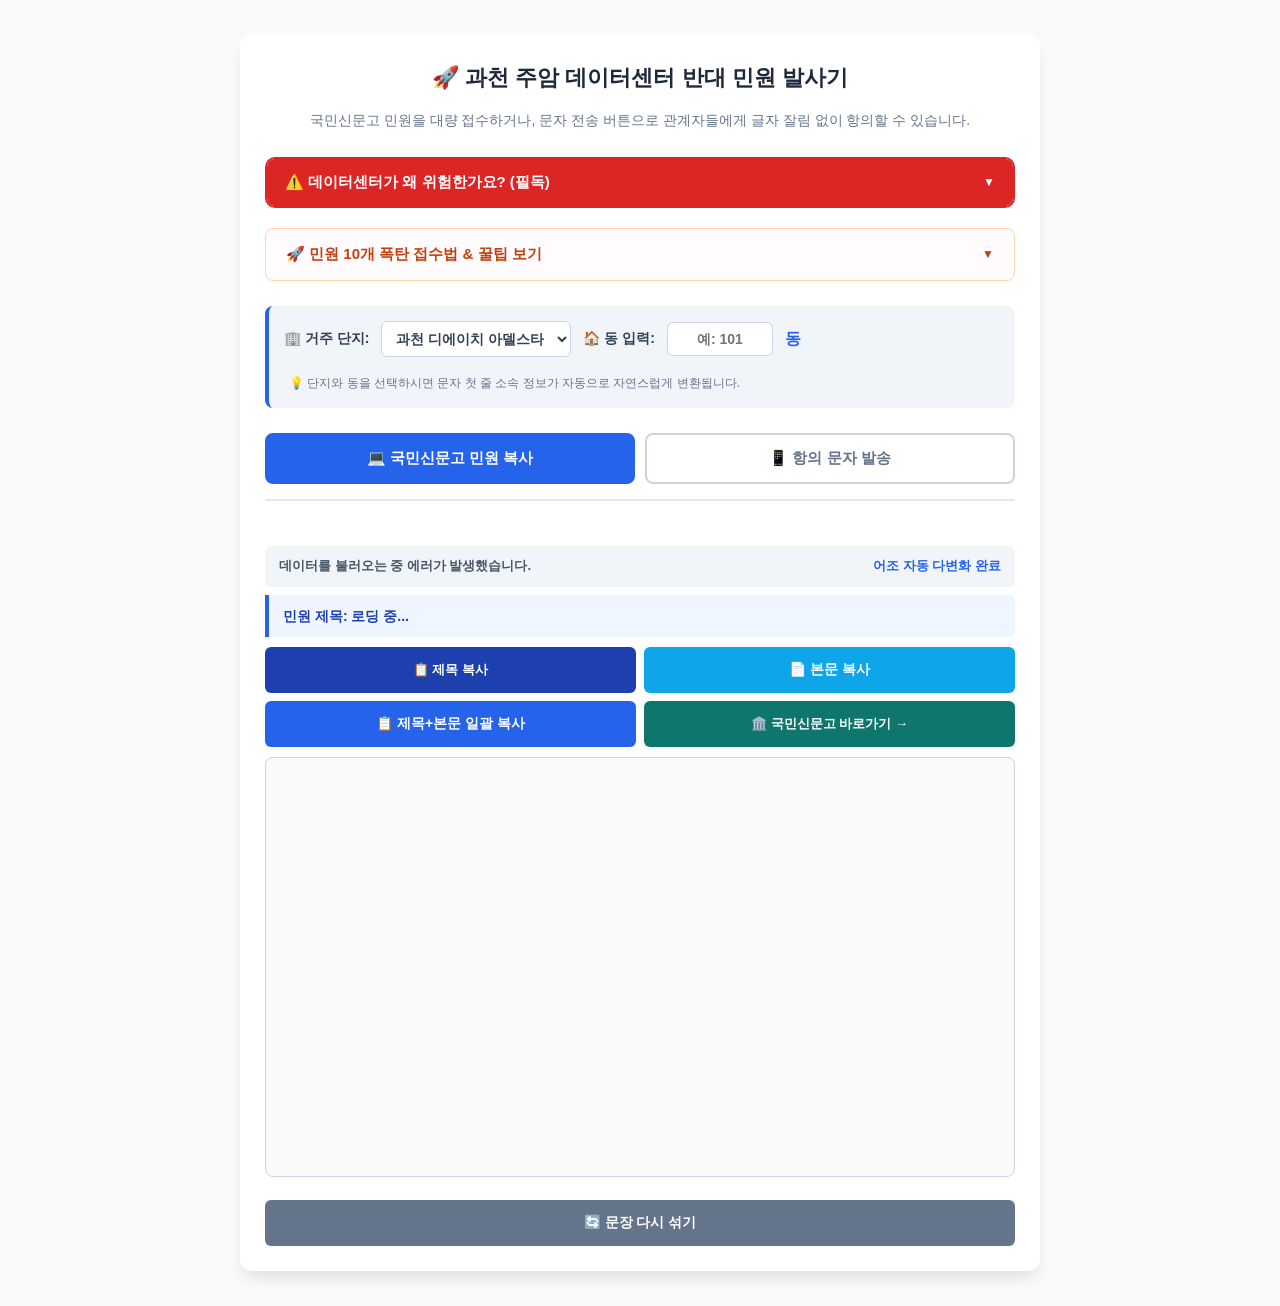
<file: context.html>
<!DOCTYPE html>
<html lang="ko">
<head>
    <meta charset="UTF-8">
    <meta name="viewport" content="width=device-width, initial-scale=1.0">
    <title>과천주암 데이터센터 반대 민원 발사기 🚀</title>
    <style>
        :root {
            --primary-color: #2563eb;
            --primary-hover: #1d4ed8;
            --accent-color: #059669;
            --bg-color: #f8fafc;
            --sms-color: #dc2626;
            --sms-hover: #b91c1c;
            --complete-color: #ec4899; /* 오민완 전용 핫핑크 */
            --complete-hover: #db2777;
        }
        body { font-family: 'Malgun Gothic', 'Apple SD Gothic Neo', sans-serif; padding: 15px; line-height: 1.6; background-color: var(--bg-color); color: #334155; margin: 0; }
        .container { max-width: 750px; margin: 20px auto; background: white; padding: 25px; border-radius: 12px; box-shadow: 0 10px 15px -3px rgba(0,0,0,0.1); }
        h2 { text-align: center; color: #1e293b; margin-top: 0; margin-bottom: 5px; font-size: 22px; }
        p.desc { text-align: center; font-size: 14px; color: #64748b; margin-bottom: 25px; word-break: keep-all; }
        
        /* 공지 및 안내 가이드 스타일 */
        .guide-box { border: 1px solid #fed7aa; background-color: #fffbfe; border-radius: 8px; margin-bottom: 25px; overflow: hidden; }
        .guide-toggle { width: 100%; background: none; border: none; cursor: pointer; padding: 16px 20px; display: flex; align-items: center; justify-content: space-between; font-family: inherit; }
        .guide-toggle-left { display: flex; align-items: center; gap: 8px; font-size: 15px; font-weight: bold; color: #c2410c; }
        .guide-toggle-arrow { font-size: 12px; color: #c2410c; transition: transform 0.3s; }
        .guide-box.open .guide-toggle-arrow { transform: rotate(180deg); }
        .guide-content { max-height: 0; overflow: hidden; transition: max-height 0.35s ease, padding 0.3s; padding: 0 20px; }
        .guide-box.open .guide-content { max-height: 800px; padding: 0 20px 20px; }
        .guide-title { font-size: 15px; font-weight: bold; color: #c2410c; margin-top: 0; margin-bottom: 12px; display: flex; align-items: center; gap: 6px; }
        .guide-step { margin-bottom: 15px; padding-left: 5px; }
        .guide-step ol { margin: 5px 0; padding-left: 20px; font-size: 14px; color: #475569; }
        .guide-step li { margin-bottom: 6px; }
        .tip-badge { background-color: #ffedd5; color: #ea580c; font-size: 11px; padding: 2px 6px; border-radius: 4px; font-weight: bold; margin-right: 4px; }
        .strong-blue { color: #2563eb; font-weight: bold; }
        .strong-red { color: #dc2626; font-weight: bold; }

        /* 국민신문고 인라인 링크 스타일 */
        .link-epeople { color: #2563eb; font-weight: bold; text-decoration: underline; }

        /* 오민완 현황판 스타일 */
        .stats-box { background: #fdf2f8; border: 1px solid #fbcfe8; border-radius: 8px; padding: 15px; margin-top: 15px; display: flex; align-items: center; justify-content: space-between; flex-wrap: wrap; gap: 10px; }
        .stats-info { font-size: 14px; color: #9d174d; font-weight: bold; }
        .stats-count { font-size: 20px; color: var(--complete-color); font-weight: 800; }
        .btn-complete { background-color: var(--complete-color); color: white; border: none; padding: 10px 18px; font-size: 14px; font-weight: bold; border-radius: 6px; cursor: pointer; transition: 0.2s; display: inline-flex; align-items: center; gap: 6px; }
        .btn-complete:hover { background-color: var(--complete-hover); }
        .btn-complete:disabled { background-color: #cbd5e1; color: #94a3b8; cursor: not-allowed; }

        /* 거주 단지 및 동 입력 섹션 스타일 */
        .dong-input-box { background: #f1f5f9; padding: 15px; border-radius: 8px; margin-bottom: 25px; border-left: 4px solid #2563eb; display: flex; align-items: center; gap: 12px; flex-wrap: wrap; }
        .dong-input-box label { font-size: 14px; font-weight: bold; color: #334155; }
        .dong-input-box select { padding: 8px 10px; font-size: 14px; border: 1px solid #cbd5e1; border-radius: 6px; background-color: white; font-weight: bold; color: #334155; }
        .dong-input-box input { padding: 8px 12px; font-size: 14px; border: 1px solid #cbd5e1; border-radius: 6px; width: 80px; text-align: center; font-weight: bold; }
        .dong-input-box select:focus, .dong-input-box input:focus { border-color: var(--primary-color); outline: none; }
        .dong-notice { font-size: 12px; color: #64748b; width: 100%; margin-top: 5px; padding-left: 5px; }

        /* 메인 기능 전환 탭 */
        .main-mode-tabs { display: grid; grid-template-columns: 1fr 1fr; gap: 10px; margin-bottom: 25px; border-bottom: 2px solid #e2e8f0; padding-bottom: 15px; }
        .mode-btn { padding: 14px; font-size: 15px; font-weight: bold; border: 2px solid #cbd5e1; border-radius: 8px; background: white; cursor: pointer; color: #64748b; transition: 0.2s; }
        .mode-btn.active.minwon-mode { border-color: var(--primary-color); background-color: var(--primary-color); color: white; }
        .mode-btn.active.sms-mode { border-color: var(--sms-color); background-color: var(--sms-color); color: white; }

        /* 민원 소분류 부처 탭 구성 */
        .tabs-container { display: grid; grid-template-columns: 1fr 1fr; gap: 10px; margin-bottom: 20px; }
        .tab-btn {
            padding: 14px 10px; font-size: 13px; font-weight: 600;
            background: white; border: 2px solid #e2e8f0;
            border-radius: 10px; cursor: pointer; color: #475569;
            transition: all 0.18s; text-align: center; word-break: keep-all;
            position: relative; line-height: 1.4;
            box-shadow: 0 1px 3px rgba(0,0,0,0.06);
        }
        .tab-btn:hover { border-color: #93c5fd; color: #1d4ed8; background: #eff6ff; transform: translateY(-1px); box-shadow: 0 4px 8px rgba(37,99,235,0.12); }
        .tab-btn.active { background: var(--primary-color); border-color: var(--primary-color); color: white; box-shadow: 0 4px 12px rgba(37,99,235,0.35); transform: translateY(-1px); }
        .tab-btn.done { background: #f0fdf4; border-color: #86efac; color: #166534; }
        .tab-btn.done::after { content: ' ✅'; }
        .tab-btn.active.done { background: var(--primary-color); border-color: var(--primary-color); color: white; }
        .tab-btn.active.done::after { content: ' ✅'; }
        /* 복사 힌트 배지 */
        .tab-btn .copy-hint { display: block; font-size: 10px; font-weight: 400; margin-top: 3px; opacity: 0.6; }
        .tab-btn.active .copy-hint { opacity: 0.85; }
        .tab-btn.done .copy-hint { color: #166534; }

        /* 진행률 바 */
        .progress-wrap { background: #f1f5f9; border-radius: 8px; padding: 12px 16px; margin-bottom: 16px; }
        .progress-header { display: flex; justify-content: space-between; align-items: center; margin-bottom: 8px; font-size: 13px; font-weight: bold; color: #334155; }
        .progress-bar-bg { background: #e2e8f0; border-radius: 99px; height: 10px; overflow: hidden; }
        .progress-bar-fill { height: 100%; background: linear-gradient(90deg, #2563eb, #059669); border-radius: 99px; transition: width 0.4s ease; }

        /* 토스트 */
        .toast { position: fixed; bottom: 30px; left: 50%; transform: translateX(-50%) translateY(20px); background: #1e293b; color: white; padding: 14px 22px; border-radius: 12px; font-size: 14px; font-weight: bold; opacity: 0; pointer-events: none; transition: opacity 0.3s, transform 0.3s; z-index: 9999; text-align: center; max-width: 320px; box-shadow: 0 8px 20px rgba(0,0,0,0.25); white-space: pre-line; }
        .toast.show { opacity: 1; transform: translateX(-50%) translateY(0); }

        .meta-info { font-size: 13px; font-weight: bold; color: #0f172a; margin-bottom: 8px; background: #f1f5f9; padding: 10px 14px; border-radius: 6px; display: flex; flex-direction: column; gap: 4px; }
        .meta-line { display: flex; justify-content: space-between; }

        /* 제목 박스 */
        .title-row { margin-bottom: 0; }
        .title-box { background: #eff6ff; border-left: 4px solid var(--primary-color); padding: 10px 14px; font-weight: bold; font-size: 14px; color: #1e40af; border-radius: 0 6px 6px 0; display: flex; align-items: center; margin-bottom: 10px; }
        /* 제목 아래 버튼 행 */
        .title-action-row { display: grid; grid-template-columns: 1fr 1fr; gap: 8px; margin-bottom: 10px; }
        .btn-copy-inline { flex: 1; min-width: 120px; padding: 10px 14px; font-size: 13px; font-weight: bold; border: none; border-radius: 6px; cursor: pointer; transition: 0.2s; background-color: #1e40af; color: white; display: inline-flex; align-items: center; justify-content: center; gap: 5px; }
        .btn-copy-inline:hover { background-color: #1e3a8a; }
        .btn-copy-inline.copied { background-color: #059669; }
        .btn-go-epeople-title { flex: 1; min-width: 120px; padding: 10px 14px; font-size: 13px; font-weight: bold; border: none; border-radius: 6px; cursor: pointer; transition: 0.2s; background-color: #0f766e; color: white; display: inline-flex; align-items: center; justify-content: center; gap: 5px; text-decoration: none; box-sizing: border-box; }
        .btn-go-epeople-title:hover { background-color: #115e59; }

        textarea { width: 100%; height: 420px; border: 1px solid #cbd5e1; border-radius: 8px; padding: 15px; box-sizing: border-box; font-size: 14px; resize: none; background-color: #fafafa; line-height: 1.6; color: #334155; }
        
        /* 버튼 그룹 */
        .btn-group-top { display: flex; gap: 10px; margin-top: 15px; flex-wrap: wrap; }
        button.action-btn, a.action-link-btn { flex: 1; min-width: 150px; padding: 14px; font-size: 14px; font-weight: bold; border: none; border-radius: 6px; cursor: pointer; transition: 0.2s; display: inline-flex; align-items: center; justify-content: center; gap: 6px; text-decoration: none; text-align: center; box-sizing: border-box; }
        .btn-refresh { background-color: #64748b; color: white; }
        .btn-refresh:hover { background-color: #475569; }
        .btn-copy { background-color: var(--primary-color); color: white; }
        .btn-copy:hover { background-color: var(--primary-hover); }
        .btn-copy.copied { background-color: #059669; }
        .btn-copy-body { background-color: #0ea5e9; color: white; }
        .btn-copy-body:hover { background-color: #0284c7; }
        .btn-copy-body.copied { background-color: #059669; }
        .btn-go-epeople { background-color: #0f766e; color: white; }
        .btn-go-epeople:hover { background-color: #115e59; }
        
        .btn-sms-refresh { background-color: #475569; color: white; width: 100%; margin-bottom: 20px; }
        .btn-sms-refresh:hover { background-color: #334155; }

        /* 문자 발송 전용 스타일 */
        .sms-section-title { font-size: 15px; font-weight: bold; color: #1e293b; margin: 20px 0 10px 0; padding-bottom: 5px; border-bottom: 2px solid #cbd5e1; }
        .sms-target-card { border: 1px solid #cbd5e1; background: #ffffff; border-radius: 8px; padding: 18px; margin-bottom: 15px; box-shadow: 0 2px 4px rgba(0,0,0,0.02); transition: all 0.3s; }
        .sms-target-card.sms-done { border-color: #86efac; background: #f0fdf4; }
        .sms-done-badge { display: none; font-size: 12px; font-weight: bold; color: #166534; background: #dcfce7; border-radius: 20px; padding: 3px 10px; margin-left: 8px; }
        .sms-target-card.sms-done .sms-done-badge { display: inline-block; }
        .sms-target-card.sms-done .sms-send-link { opacity: 0.55; }

        /* SMS 진행률 바 */
        .sms-progress-wrap { background: #fff1f2; border: 1px solid #fecdd3; border-radius: 8px; padding: 12px 16px; margin-bottom: 16px; }
        .sms-progress-header { display: flex; justify-content: space-between; align-items: center; margin-bottom: 8px; font-size: 13px; font-weight: bold; color: #9f1239; }
        .sms-progress-bar-bg { background: #fecdd3; border-radius: 99px; height: 10px; overflow: hidden; }
        .sms-progress-bar-fill { height: 100%; background: linear-gradient(90deg, #dc2626, #ec4899); border-radius: 99px; transition: width 0.4s ease; }
        .sms-header { display: flex; justify-content: space-between; align-items: center; border-bottom: 1px solid #f1f5f9; padding-bottom: 12px; margin-bottom: 12px; }
        .sms-target-info { font-size: 14px; color: #334155; line-height: 1.4; }
        .sms-target-info strong { font-size: 16px; color: #1e293b; }
        
        /* 쪼개기 발송 전용 버튼 컨테이너 */
        .sms-btn-group { display: flex; gap: 8px; }
        .sms-send-link { background-color: var(--sms-color); color: white; text-decoration: none; padding: 10px 14px; font-size: 13px; font-weight: bold; border-radius: 6px; transition: 0.2s; display: inline-flex; align-items: center; gap: 4px; cursor: pointer; }
        .sms-send-link.part2 { background-color: #e11d48; } 
        .sms-send-link:hover { opacity: 0.9; }
        
        .sms-preview-grid { display: grid; grid-template-columns: 1fr 1fr; gap: 10px; margin-top: 5px; }
        .sms-preview-title { font-size: 12px; font-weight: bold; color: #64748b; margin-bottom: 4px; }
        .sms-preview-box { background: #f8fafc; border: 1px solid #e2e8f0; padding: 10px 12px; border-radius: 6px; font-size: 12.5px; color: #475569; white-space: pre-wrap; line-height: 1.4; height: 160px; overflow-y: auto; }
        
        /* 위험 안내 아코디언 */
        .danger-box { border: 2px solid #dc2626; background: #fff5f5; border-radius: 10px; margin-bottom: 20px; overflow: hidden; }
        .danger-toggle { width: 100%; background: #dc2626; border: none; cursor: pointer; padding: 14px 18px; display: flex; align-items: center; justify-content: space-between; font-family: inherit; }
        .danger-toggle-left { display: flex; align-items: center; gap: 8px; font-size: 15px; font-weight: bold; color: white; }
        .danger-toggle-arrow { font-size: 12px; color: white; transition: transform 0.3s; }
        .danger-box.open .danger-toggle-arrow { transform: rotate(180deg); }
        .danger-content { max-height: 0; overflow: hidden; transition: max-height 0.4s ease; }
        .danger-box.open .danger-content { max-height: 2000px; }
        .danger-content img { width: 100%; display: block; max-width: 100%; height: auto; }
        /* 모바일에서 포스터 핀치줌 가능하게 */
        .danger-img-wrap { overflow-x: auto; -webkit-overflow-scrolling: touch; }
        @media (max-width: 600px) {
            .danger-content img { min-width: 100%; width: 100%; }
        }
        .danger-new-badge { background: #fef2f2; border-top: 1px solid #fecaca; padding: 8px 16px; font-size: 12px; color: #991b1b; font-weight: bold; text-align: center; }


        button, a { -webkit-tap-highlight-color: transparent; touch-action: manipulation; }
        
        @media (max-width: 600px) {
            /* 전체 레이아웃 */
            body { padding: 0; background: white; }
            .container { margin: 0; padding: 16px; border-radius: 0; box-shadow: none; }
            h2 { font-size: 18px; line-height: 1.4; }
            p.desc { font-size: 13px; margin-bottom: 18px; }

            /* 가이드 박스 */
            .guide-box { padding: 14px; }
            .guide-title { font-size: 14px; }
            .guide-step ol { font-size: 13px; }

            /* 단지/동 입력 */
            .dong-input-box { gap: 8px; padding: 12px; }
            .dong-input-box select { font-size: 13px; max-width: 100%; flex: 1 1 100%; }
            .dong-input-box input { font-size: 13px; }

            /* 모드 전환 탭 */
            .main-mode-tabs { gap: 8px; }
            .mode-btn { padding: 12px 8px; font-size: 14px; }

            /* 부처 탭 - 모바일에서 1열로 */
            .tabs-container { grid-template-columns: 1fr; }
            .tab-btn { min-width: unset; padding: 15px 12px; font-size: 14px; border-radius: 10px; }

            /* 진행률 바 */
            .progress-header { font-size: 12px; }

            /* 메타 정보 */
            .meta-info { font-size: 12px; }
            .meta-line { flex-direction: column; gap: 2px; }

            /* 제목 박스 */
            .title-box { font-size: 13px; padding: 10px 12px; }

            /* 버튼 4개 - 모바일에서 1열 풀width */
            .title-action-row { grid-template-columns: 1fr; gap: 8px; }
            .btn-copy-inline,
            .btn-go-epeople-title,
            button.action-btn,
            a.action-link-btn { width: 100%; padding: 15px 12px; font-size: 15px; border-radius: 10px; }

            /* textarea - 모바일에서 높이 줄이기 */
            textarea { height: 260px; font-size: 13px; padding: 12px; }

            /* 하단 섞기 버튼 */
            .btn-group-top { margin-top: 10px; }

            /* 오민완 현황판 */
            .stats-box { flex-direction: column; text-align: center; }
            .btn-complete { width: 100%; justify-content: center; padding: 13px; font-size: 15px; }

            /* SMS 카드 */
            .sms-header { flex-direction: column; align-items: flex-start; gap: 10px; }
            .sms-btn-group { width: 100%; display: grid; grid-template-columns: 1fr 1fr; gap: 8px; }
            .sms-send-link { text-align: center; justify-content: center; padding: 13px 5px; font-size: 14px; }
            .sms-preview-grid { grid-template-columns: 1fr; }
            .sms-preview-box { height: auto; max-height: 130px; font-size: 12px; }
            .sms-section-title { font-size: 14px; }

            /* 토스트 - 홈 인디케이터 위로 */
            .toast { bottom: env(safe-area-inset-bottom, 20px); bottom: calc(env(safe-area-inset-bottom, 0px) + 24px); max-width: 88vw; font-size: 13px; padding: 13px 18px; }
        }
    </style>
</head>
<body>

<div class="container">
    <h2>🚀 과천 주암 데이터센터 반대 민원 발사기</h2>
    <p class="desc">국민신문고 민원을 대량 접수하거나, 문자 전송 버튼으로 관계자들에게 글자 잘림 없이 항의할 수 있습니다.</p>
    
    <!-- 데이터센터 위험 안내 (처음 온 사람용) -->
    <div class="danger-box" id="dangerBox">
        <button class="danger-toggle" onclick="toggleDanger()">
            <span class="danger-toggle-left">⚠️ 데이터센터가 왜 위험한가요? (필독)</span>
            <span class="danger-toggle-arrow">▼</span>
        </button>
        <div class="danger-content">
        <div class="danger-img-wrap">
                <img src="dt.jpg" alt="과천주암 데이터센터 위험 안내" loading="lazy">
            </div>
            <div class="danger-new-badge">👆 위 내용을 확인하고 아래에서 민원을 접수해 주세요!</div>
        </div>
    </div>

    <div class="guide-box" id="guideBox">
        <button class="guide-toggle" onclick="toggleGuide()">
            <span class="guide-toggle-left">🚀 민원 10개 폭탄 접수법 & 꿀팁 보기</span>
            <span class="guide-toggle-arrow">▼</span>
        </button>
        <div class="guide-content">
            <div class="guide-title">🚀 1분 만에 민원 10개 폭탄 접수하는 방법 (꿀팁!)</div>
            <div class="guide-step">
                <a href="https://www.epeople.go.kr/index.paid" target="_blank" class="link-epeople">[국민신문고 홈페이지]</a> 회.원.가.입 후 <strong>일반민원</strong> 단계에서 아래의 임시저장 기능을 활용하시면 1분에 10개 민원도 거뜬히 접수 가능합니다!
                <ol>
                    <li>아래 생성기에서 복사한 민원 내용을 붙여넣은 후, 페이지 맨 아래 <span class="strong-red">[임시저장]</span>을 누르고 <span class="strong-blue">[홈화면 바로가기]</span>를 누릅니다.</li>
                    <li>새 민원을 신청하기 위해 다시 홈에서 <span class="strong-blue">[일반민원]</span>을 누른 뒤, <strong>연락처, 주소 등 기본 개인정보를 입력</strong>합니다.</li>
                    <li>정보 입력 후 하단 버튼 혹은 우측에 나타나는 <span class="strong-red">[불러오기]</span> 버튼을 누르면 직전에 임시저장했던 내용이 그대로 로드됩니다.</li>
                    <li>두 번째 민원부터는 계속 이 <span class="strong-blue">2)~3)번 과정만 반복</span>하면서 제목과 본문만 생성기에서 새로 복사해 붙여넣으시면 순식간에 끝납니다!</li>
                </ol>
            </div>

            <div class="guide-title" style="color: #0f766e; margin-top: 20px;">💡 꼭 확인해야 할 기타 TIP</div>
            <div style="font-size: 14px; color: #475569; padding-left: 5px; line-height: 1.7;">
                <div><span class="tip-badge">TIP 1</span> <strong>나의 민원공개 설정 (강추):</strong> 민원 작성 페이지 맨 하단(2번째 페이지)에서 <strong>'공개'</strong>로 설정해 주시면 우리의 목소리가 공론화되는 데 더 큰 힘이 됩니다.</div>
                <div style="margin-top: 8px;"><span class="tip-badge">TIP 2</span> <strong>내 정보 관리 주소 등록:</strong> 국민신문고 내 정보 메뉴에서 주소를 미리 <span class="strong-blue">본인 거주지 주소</span>로 등록해 두시면 매번 입력하는 번거로움이 사라집니다.</div>
            </div>

            <div class="stats-box">
                <div class="stats-info">
                    🔥 <span id="currentDateDisplay" style="text-decoration: underline; font-weight: 800;"></span> 오늘 오민완은 몇명? 👉 <span id="todayCountDisplay" class="stats-count">0</span>명 참여 중!
                </div>
                <button id="btnCompleteMinwon" class="btn-complete" onclick="submitComplete()">✔️ 오늘 민원 완료! (오민완)</button>
            </div>
        </div>
    </div>

    <div class="dong-input-box">
        <label for="complexSelect">🏢 거주 단지:</label>
        <select id="complexSelect" onchange="updateComplexAndDong()">
            <option value="과천 디에이치 아델스타">과천 디에이치 아델스타</option>
            <option value="서초 네이처힐 1단지">서초 네이처힐 1단지</option>
            <option value="서초 네이처힐 2단지">서초 네이처힐 2단지</option>
            <option value="서초 네이처힐 3단지">서초 네이처힐 3단지</option>
            <option value="서초 네이처힐 4단지">서초 네이처힐 4단지</option>
            <option value="서초 네이처힐 5단지">서초 네이처힐 5단지</option>
            <option value="서초 네이처힐 7단지">서초 네이처힐 7단지</option>
        </select>
        
        <label for="dongNumber">🏠 동 입력:</label>
        <input type="text" id="dongNumber" placeholder="예: 101" oninput="updateComplexAndDong()" maxlength="5">
        <span class="strong-blue">동</span>
        <span class="dong-notice">💡 단지와 동을 선택하시면 문자 첫 줄 소속 정보가 자동으로 자연스럽게 변환됩니다.</span>
    </div>

    <div class="main-mode-tabs">
        <button id="btnModeMinwon" class="mode-btn active minwon-mode" onclick="switchMode('minwon')">💻 국민신문고 민원 복사</button>
        <button id="btnModeSms" class="mode-btn sms-mode" onclick="switchMode('sms')">📱 항의 문자 발송</button>
    </div>

    <div id="sectionMinwon">
        <!-- 진행률 바 -->
        <div class="progress-wrap" id="progressWrap" style="display:none;">
            <div class="progress-header">
                <span id="progressLabel">오늘 진행 현황</span>
                <span id="progressCount" style="color:#2563eb;">0 / 0</span>
            </div>
            <div class="progress-bar-bg">
                <div class="progress-bar-fill" id="progressFill" style="width:0%"></div>
            </div>
        </div>

        <div class="tabs-container" id="tabsContainer"></div>
        
        <div class="meta-info">
            <div class="meta-line">
                <span id="targetAgency" style="color: #475569;">시트 불러오는 중…</span>
                <span id="mixCount" style="color: #2563eb; transition: 0.3s;">어조 자동 다변화 완료</span>
            </div>
        </div>

        <div class="title-row">
            <div id="titleDisplay" class="title-box">민원 제목: 로딩 중...</div>
        </div>
        <div class="title-action-row">
            <button id="btnCopyTitle" class="btn-copy-inline" onclick="copyTitle()">📋 제목 복사</button>
            <button id="btnCopyBody" class="action-btn btn-copy-body" onclick="copyBody()">📄 본문 복사</button>
            <button id="btnCopyAll" class="action-btn btn-copy" onclick="copyText()">📋 제목+본문 일괄 복사</button>
            <a id="btnGoEpeopleTitle" href="https://www.epeople.go.kr/index.paid" target="_blank" class="btn-go-epeople-title">🏛️ 국민신문고 바로가기 →</a>
        </div>

        <textarea id="resultBox" readonly></textarea>

        <div class="btn-group-top">
            <button class="action-btn btn-refresh" onclick="generateMinwon()">🔄 문장 다시 섞기</button>
        </div>
    </div>

    <div id="sectionSms" style="display: none;">
        <div style="font-size: 14px; color: #334155; margin-bottom: 15px; background: #f0fdf4; padding: 15px; border-radius: 8px; border-left: 4px solid var(--accent-color); line-height: 1.6;">
            ✌️ <strong>글자 잘림 없는 2회 연속 전송 방식:</strong><br>
            각 대상자별로 <strong>[① 1차 전송] 버튼을 눌러 문자를 보낸 직후, 바로 이어서 [② 2차 전송] 버튼</strong>을 눌러 나머지 내용을 전송하시면 잘림 없이 본문이 깔끔하게 완포됩니다. (실제 발송되는 본문에는 '1탄, 2탄' 같은 불필요한 말머리가 붙지 않습니다.)
        </div>

        <!-- SMS 진행률 바 -->
        <div class="sms-progress-wrap" id="smsProgressWrap" style="display:none;">
            <div class="sms-progress-header">
                <span id="smsProgressLabel">📱 문자 발송 현황</span>
                <span id="smsProgressCount" style="color:#dc2626;">0 / 6</span>
            </div>
            <div class="sms-progress-bar-bg">
                <div class="sms-progress-bar-fill" id="smsProgressFill" style="width:0%"></div>
            </div>
        </div>

        <button class="action-btn btn-sms-refresh" onclick="generateSms(true)">🔄 [매일매일 새롭게] 모든 항의 문자 어조 새로고침</button>

        <div class="sms-section-title">📍 과천시청 및 시·도의회 관계자</div>

        <div class="sms-target-card" id="smsCard-Mayor" data-sms-key="Mayor">
            <div class="sms-header">
                <div class="sms-target-info">
                    <strong>👤 신계용 과천시장</strong> (010-8745-7577)
                    <span class="sms-done-badge">✅ 발송 완료</span>
                </div>
                <div class="sms-btn-group">
                    <a id="smsLinkMayor1" href="#" class="sms-send-link" onclick="markSmsDone('Mayor')">① 1차 전송</a>
                    <a id="smsLinkMayor2" href="#" class="sms-send-link part2" onclick="markSmsDone('Mayor')">② 2차 전송</a>
                </div>
            </div>
            <div class="sms-preview-grid">
                <div>
                    <div class="sms-preview-title">📄 1차 본문 미리보기</div>
                    <div id="smsPreviewMayor1" class="sms-preview-box">로딩 중...</div>
                </div>
                <div>
                    <div class="sms-preview-title">📄 2차 본문 미리보기</div>
                    <div id="smsPreviewMayor2" class="sms-preview-box">로딩 중...</div>
                </div>
            </div>
        </div>

        <div class="sms-target-card" id="smsCard-Counselor" data-sms-key="Counselor">
            <div class="sms-header">
                <div class="sms-target-info">
                    <strong>👤 김동진 과천시의원</strong> (010-7933-7536)
                    <span class="sms-done-badge">✅ 발송 완료</span>
                </div>
                <div class="sms-btn-group">
                    <a id="smsLinkCounselor1" href="#" class="sms-send-link" onclick="markSmsDone('Counselor')">① 1차 전송</a>
                    <a id="smsLinkCounselor2" href="#" class="sms-send-link part2" onclick="markSmsDone('Counselor')">② 2차 전송</a>
                </div>
            </div>
            <div class="sms-preview-grid">
                <div>
                    <div class="sms-preview-title">📄 1차 본문 미리보기</div>
                    <div id="smsPreviewCounselor1" class="sms-preview-box">로딩 중...</div>
                </div>
                <div>
                    <div class="sms-preview-title">📄 2차 본문 미리보기</div>
                    <div id="smsPreviewCounselor2" class="sms-preview-box">로딩 중...</div>
                </div>
            </div>
        </div>

        <div class="sms-target-card" id="smsCard-Lee" data-sms-key="Lee">
            <div class="sms-header">
                <div class="sms-target-info">
                    <strong>👤 이소영 과천시의원</strong> (010-7624-2050)
                    <span class="sms-done-badge">✅ 발송 완료</span>
                </div>
                <div class="sms-btn-group">
                    <a id="smsLinkLee1" href="#" class="sms-send-link" onclick="markSmsDone('Lee')">① 1차 전송</a>
                    <a id="smsLinkLee2" href="#" class="sms-send-link part2" onclick="markSmsDone('Lee')">② 2차 전송</a>
                </div>
            </div>
            <div class="sms-preview-grid">
                <div>
                    <div class="sms-preview-title">📄 1차 본문 미리보기</div>
                    <div id="smsPreviewLee1" class="sms-preview-box">로딩 중...</div>
                </div>
                <div>
                    <div class="sms-preview-title">📄 2차 본문 미리보기</div>
                    <div id="smsPreviewLee2" class="sms-preview-box">로딩 중...</div>
                </div>
            </div>
        </div>

        <div class="sms-target-card" id="smsCard-Kim" data-sms-key="Kim">
            <div class="sms-header">
                <div class="sms-target-info">
                    <strong>👤 김현석 경기도의원</strong> (010-4597-1659)
                    <span class="sms-done-badge">✅ 발송 완료</span>
                </div>
                <div class="sms-btn-group">
                    <a id="smsLinkKim1" href="#" class="sms-send-link" onclick="markSmsDone('Kim')">① 1차 전송</a>
                    <a id="smsLinkKim2" href="#" class="sms-send-link part2" onclick="markSmsDone('Kim')">② 2차 전송</a>
                </div>
            </div>
            <div class="sms-preview-grid">
                <div>
                    <div class="sms-preview-title">📄 1차 본문 미리보기</div>
                    <div id="smsPreviewKim1" class="sms-preview-box">로딩 중...</div>
                </div>
                <div>
                    <div class="sms-preview-title">📄 2차 본문 미리보기</div>
                    <div id="smsPreviewKim2" class="sms-preview-box">로딩 중...</div>
                </div>
            </div>
        </div>

        <div class="sms-section-title">📍 서초구청 및 정계 관계자 (양재천 유역 주민 강력 요구)</div>

        <div class="sms-target-card" id="smsCard-Seocho2_" data-sms-key="Seocho2_">
            <div class="sms-header">
                <div class="sms-target-info">
                    <strong>👤 전성수 서초구청장</strong> (010-9579-9246)
                    <span class="sms-done-badge">✅ 발송 완료</span>
                </div>
                <div class="sms-btn-group">
                    <a id="smsLinkSeocho2_1" href="#" class="sms-send-link" onclick="markSmsDone('Seocho2_')">① 1차 전송</a>
                    <a id="smsLinkSeocho2_2" href="#" class="sms-send-link part2" onclick="markSmsDone('Seocho2_')">② 2차 전송</a>
                </div>
            </div>
            <div class="sms-preview-grid">
                <div>
                    <div class="sms-preview-title">📄 1차 본문 미리보기</div>
                    <div id="smsPreviewSeocho2_1" class="sms-preview-box">로딩 중...</div>
                </div>
                <div>
                    <div class="sms-preview-title">📄 2차 본문 미리보기</div>
                    <div id="smsPreviewSeocho2_2" class="sms-preview-box">로딩 중...</div>
                </div>
            </div>
        </div>

        <div class="sms-target-card" id="smsCard-Seocho3_" data-sms-key="Seocho3_">
            <div class="sms-header">
                <div class="sms-target-info">
                    <strong>👤 신동욱 국회의원</strong> (010-9103-7227)
                    <span class="sms-done-badge">✅ 발송 완료</span>
                </div>
                <div class="sms-btn-group">
                    <a id="smsLinkSeocho3_1" href="#" class="sms-send-link" onclick="markSmsDone('Seocho3_')">① 1차 전송</a>
                    <a id="smsLinkSeocho3_2" href="#" class="sms-send-link part2" onclick="markSmsDone('Seocho3_')">② 2차 전송</a>
                </div>
            </div>
            <div class="sms-preview-grid">
                <div>
                    <div class="sms-preview-title">📄 1차 본문 미리보기</div>
                    <div id="smsPreviewSeocho3_1" class="sms-preview-box">로딩 중...</div>
                </div>
                <div>
                    <div class="sms-preview-title">📄 2차 본문 미리보기</div>
                    <div id="smsPreviewSeocho3_2" class="sms-preview-box">로딩 중...</div>
                </div>
            </div>
        </div>
    </div>
</div>

<div class="toast" id="toastMsg"></div>

<script>
    /* ===================================================================
       구글시트 및 수파베이스 설정
       =================================================================== */
    const SHEET_CSV_URL = "https://docs.google.com/spreadsheets/d/e/2PACX-1vSKvP8-xigw8DPZWKPpuuOzFQcdjDVFztRWLUbW4NzGgHJ6bbfbZ7BhAO7vNrFwqX_W_CUwOlhjkS40/pub?gid=1387598878&single=true&output=csv";
    const SUPABASE_API_URL = "https://mjvrnljitvajjzzlkokh.supabase.co/rest/v1/minwon_stats";
    
    // 💡 제공해주신 Supabase Anon Public Key 연동 완료
    const SUPABASE_ANON_KEY = "eyJhbGciOiJIUzI1NiIsInR5cCI6IkpXVCJ9.eyJpc3MiOiJzdXBhYmFzZSIsInJlZiI6Im1qdnJubGppdHZhamp6emxrb2toIiwicm9sZSI6ImFub24iLCJpYXQiOjE3ODE0NjY1MDMsImV4cCI6MjA5NzA0MjUwM30.aLxQVp6hir5QiFKIfZmbIF4XXS3R5CyZzsuuLAMXRJk";

    const COL = { tab: "탭이름", agency: "접수처", title: "제목", main: "본문" };
    /* =================================================================== */

    let currentCategory = null;
    let minwonData = {};   
    let tabOrder = [];

    let selectedMayorIdx = 0; let selectedMayorCloseIdx = 0;
    let selectedCounselorIdx = 0; let selectedCounselorCloseIdx = 0;
    let selectedLeeIdx = 0; let selectedLeeCloseIdx = 0;
    let selectedKimIdx = 0; let selectedKimCloseIdx = 0;
    let selectedS2Idx = 0; let selectedS2CloseIdx = 0;
    let selectedS3Idx = 0; let selectedS3CloseIdx = 0;

    // 💡 시차 오류 없는 한국 표준 날짜 계산 함수
    function getLocalDateString() {
        const d = new Date();
        const year = d.getFullYear();
        const month = String(d.getMonth() + 1).padStart(2, '0');
        const day = String(d.getDate()).padStart(2, '0');
        return `${year}-${month}-${day}`;
    }

    async function loadTodayCount() {
        try {
            const todayStr = getLocalDateString();
            
            // 현황판에 오늘 날짜 표시 처리 (YYYY년 MM월 DD일 형식)
            const [year, month, day] = todayStr.split('-');
            document.getElementById('currentDateDisplay').innerText = `${year}년 ${month}월 ${day}일`;

            const res = await fetch(`${SUPABASE_API_URL}?date=eq.${todayStr}`, {
                method: "GET",
                headers: { 
                    "Accept": "application/json",
                    "apikey": SUPABASE_ANON_KEY,
                    "Authorization": `Bearer ${SUPABASE_ANON_KEY}`
                }
            });
            if (!res.ok) throw new Error("데이터 조회 실패");
            const data = await res.json();
            
            if (data && data.length > 0) {
                document.getElementById('todayCountDisplay').innerText = data[0].count;
            } else {
                document.getElementById('todayCountDisplay').innerText = 0;
            }
        } catch (e) {
            console.error("수파베이스 로드 에러:", e);
        }
    }

    async function submitComplete() {
        const btn = document.getElementById('btnCompleteMinwon');
        btn.disabled = true;
        btn.innerText = "⏳ 처리 중...";

        try {
            const todayStr = getLocalDateString();
            const checkRes = await fetch(`${SUPABASE_API_URL}?date=eq.${todayStr}`, {
                headers: {
                    "apikey": SUPABASE_ANON_KEY,
                    "Authorization": `Bearer ${SUPABASE_ANON_KEY}`
                }
            });
            const currentData = await checkRes.json();

            let response;
            if (currentData && currentData.length > 0) {
                const nextCount = currentData[0].count + 1;
                response = await fetch(`${SUPABASE_API_URL}?date=eq.${todayStr}`, {
                    method: "PATCH",
                    headers: {
                        "Content-Type": "application/json",
                        "Prefer": "return=representation",
                        "apikey": SUPABASE_ANON_KEY,
                        "Authorization": `Bearer ${SUPABASE_ANON_KEY}`
                    },
                    body: JSON.stringify({ count: nextCount })
                });
            } else {
                response = await fetch(SUPABASE_API_URL, {
                    method: "POST",
                    headers: {
                        "Content-Type": "application/json",
                        "Prefer": "return=representation",
                        "apikey": SUPABASE_ANON_KEY,
                        "Authorization": `Bearer ${SUPABASE_ANON_KEY}`
                    },
                    body: JSON.stringify({ date: todayStr, count: 1 })
                });
            }

            if (!response.ok) throw new Error("전송 실패");

            alert("오늘의 민원 참여가 정상적으로 기록되었습니다. 감사합니다! 🔥");
            btn.innerText = "🎉 참여 완료";
            loadTodayCount();
        } catch (e) {
            alert("연동 오류가 발생했습니다. 잠시 후 다시 시도해 주세요.");
            btn.disabled = false;
            btn.innerText = "✔️ 오늘 민원 완료! (오민완)";
            console.error(e);
        }
    }

    function switchMode(mode) {
        if(mode === 'minwon') {
            document.getElementById('btnModeMinwon').classList.add('active');
            document.getElementById('btnModeSms').classList.remove('active');
            document.getElementById('sectionMinwon').style.display = 'block';
            document.getElementById('sectionSms').style.display = 'none';
        } else {
            document.getElementById('btnModeMinwon').classList.remove('active');
            document.getElementById('btnModeSms').classList.add('active');
            document.getElementById('sectionMinwon').style.display = 'none';
            document.getElementById('sectionSms').style.display = 'block';
            generateSms(false);
        }
    }

    const openings = [
        "귀 기관의 민원 처리 노고와 무궁한 발전을 기원합니다.",
        "과천주암지구 인근 주민 및 입주예정자로서 지역 사회의 정주여건 개선 및 안전 확보를 위해 강력히 민원을 청구합니다.",
        "시민의 안전 보호와 투명한 공익 실현을 위해 힘쓰시는 귀 기관의 책임 있는 행정을 신뢰하며 글을 올립니다.",
        "주민들의 생존권과 주거환경이 위협받는 심각한 상황 속에서, 귀 기관의 신중하고 정의로운 검토를 촉구하고자 민원을 제출합니다."
    ];

    const closings = [
        "\n\n시민들의 쾌적한 삶의 질과 주거환경을 보호하기 위해, 본 민원의 청구 및 요구사항을 면밀히 검토하시어 실질적인 행정 조치를 취해 주시기 바랍니다.\n\n감사합니다.",
        "\n\n향후 주암지구 내 대규모 갈등으로 번지지 않도록, 공공기관으로서의 사회적 책임을 통감하시어 요구사항을 반드시 관철해 주십시오.\n\n주민 일동",
        "\n\n시민의 소중한 생명 및 자산권을 지키기 위한 정당한 목소리이오니, 형식적인 답변이 아닌 구체적이고 실효성 있는 대책을 조속히 수립해 회신 바랍니다.\n\n감사합니다."
    ];

    const smsTemplates = {
        mayor: {
            phone: "01087457577",
            openings: [
                "안녕하세요 신계용 시장님. [INFO] 주민입니다.",
                "신계용 시장님, 주암지구 데이터센터 문제로 불안에 떠는 [INFO] 주민입니다.",
                "과천시정을 이끄시는 신계용 시장님께 [INFO] 주민으로서 호소합니다.",
                "안녕하세요 시장님. 주민 안전을 최우선으로 생각하시는 시장님의 공약을 믿고 문자 드리는 [INFO] 주민입니다."
            ],
            body1: "\n집 근처에 추진 중인 데이터센터 건립으로 소음·전력·안전 문제 등 생활환경 악화가 우려되어 주민들이 심히 불안에 떨고 있습니다.\n1. 매각되지 않은 업무시설용지의 허용용도 중 방송통신시설을 삭제해주십시오.\n2. 과천 주암지구 내의 업무시설용지의 주용도를 설정해주십시오.",
            body2: "3. 민관협의체 구성을 신속히 추진해주십시오.\n양재천을 공유하는 인근 주민들의 의견이 충분히 반영될 수 있도록 해당 사업을 재검토하거나 중단될 수 있게 적극적인 검토 부탁드립니다.\n공약으로 세우신 주암지구 데이터센터 건립 반대 약속을 꼭 지켜주십시오.\n\n",
            closings: ["항상 과천 발전을 위해 애써 주셔서 감사합니다.", "시장님께서 시민의 방패가 되어주시길 진심으로 바랍니다.", "주민들의 정당한 목소리에 귀 기울여 주시리라 믿습니다.", "안전한 환경을 위해 끝까지 함께 힘써주시길 부탁드립니다."]
        },
        counselor: {
            phone: "01079337536",
            openings: [
                "안녕하세요 김동진 의원님. [INFO] 주민입니다.",
                "김동진 의원님, 주암지구 초근접 데이터센터 건립 반대를 외치를 [INFO] 주민입니다.",
                "시민의 목소리를 대변하시는 김동진 의원님, [INFO] 현안으로 문자 드립니다.",
                "의원님 안녕하세요. 우리 아이들의 안전과 주거 환경 보호를 위해 행동하는 [INFO] 주민입니다."
            ],
            body1: "\n집 근처에 추진 중인 데이터센터 건립으로 소음·전력·안전 문제 등 생활환경 악화가 우려되어 주민들이 심히 불안에 떨고 있습니다.\n1. 매각되지 않은 업무시설용지의 허용용도 중 방송통신시설을 삭제해주십시오.\n2. 과천 주암지구 내의 업무시설용지의 주용도를 설정해주십시오.",
            body2: "3. 민관협의체 구성을 신속히 추진해주십시오.\n인근 주민들의 의견이 충분히 반영될 수 있도록 해당 사업을 재검토하거나 중단될 수 있게 의회 차원의 강력한 검토 부탁드립니다.\n공약으로 세우신 주암지구 데이터센터 건립 반대 약속을 반드시 이행해 주십시오.\n\n",
            closings: ["항상 지역 발전을 위해 애써 주셔서 감사합니다.", "의원님의 적극적인 의정 활동과 지원을 기대하겠습니다.", "시민들의 생존권이 걸린 문제입니다. 꼭 앞장서 주십시오.", "언제나 주민들의 든든한 대변인이 되어주셔서 고맙습니다."]
        },
        lee: {
            phone: "01076242050",
            openings: [
                "안녕하세요 이소영 의원님. [INFO] 주민입니다.",
                "이소영 의원님, 주암지구 초근접 데이터센터 건립 반대를 외치는 [INFO] 주민입니다.",
                "시민의 목소리를 대변하시는 이소영 의원님, [INFO] 현안으로 문자 드립니다.",
                "의원님 안녕하세요. 우리 아이들의 안전과 주거 환경 보호를 위해 행동하는 [INFO] 주민입니다."
            ],
            body1: "\n집 근처에 추진 중인 데이터센터 건립으로 소음·전력·안전 문제 등 생활환경 악화가 우려되어 주민들이 심히 불안에 떨고 있습니다.\n1. 매각되지 않은 업무시설용지의 허용용도 중 방송통신시설을 삭제해주십시오.\n2. 과천 주암지구 내의 업무시설용지의 주용도를 설정해주십시오.",
            body2: "3. 민관협의체 구성을 신속히 추진해주십시오.\n인근 주민들의 의견이 충분히 반영될 수 있도록 해당 사업을 재검토하거나 중단될 수 있게 의회 차원의 강력한 검토 부탁드립니다.\n주암지구 데이터센터 건립 반대를 위해 의정 차원에서 꼭 앞장서 주십시오.\n\n",
            closings: ["항상 지역 발전을 위해 애써 주셔서 감사합니다.", "의원님의 적극적인 의정 활동과 지원을 기대하겠습니다.", "시민들의 생존권이 걸린 문제입니다. 꼭 앞장서 주십시오.", "언제나 주민들의 든든한 대변인이 되어주셔서 고맙습니다."]
        },
        kim: {
            phone: "01045971659",
            openings: [
                "안녕하세요 김현석 도의원님. [INFO] 주민입니다.",
                "김현석 경기도의원님, 주암지구 데이터센터 건립 문제로 불안에 떠는 [INFO] 주민입니다.",
                "경기도민의 목소리를 대변하시는 김현석 의원님, [INFO] 현안으로 문자 드립니다.",
                "의원님 안녕하세요. 우리 아이들의 안전과 주거 환경 보호를 위해 행동하는 [INFO] 주민입니다."
            ],
            body1: "\n집 근처에 추진 중인 데이터센터 건립으로 소음·전력·안전 문제 등 생활환경 악화가 우려되어 주민들이 심히 불안에 떨고 있습니다.\n1. 매각되지 않은 업무시설용지의 허용용도 중 방송통신시설을 삭제해주십시오.\n2. 과천 주암지구 내의 업무시설용지의 주용도를 설정해주십시오.",
            body2: "3. 민관협의체 구성을 신속히 추진해주십시오.\n인근 주민들의 의견이 충분히 반영될 수 있도록 해당 사업을 재검토하거나 중단될 수 있게 경기도 차원의 강력한 검토 부탁드립니다.\n주암지구 데이터센터 건립 반대를 위해 도정 차원에서 적극 나서 주십시오.\n\n",
            closings: ["항상 경기도 발전을 위해 애써 주셔서 감사합니다.", "의원님의 적극적인 의정 활동과 지원을 기대하겠습니다.", "도민의 생존권이 걸린 문제입니다. 꼭 앞장서 주십시오.", "언제나 주민들의 든든한 대변인이 되어주셔서 고맙습니다."]
        },
        seochoCommon: {
            body1: "\n행정구역은 다르나 서초구 네이처힐 단지와 불과 양재천을 사이에 둔 초근접 위치에 대규모 데이터센터 건립이 추진되고 있습니다.\n이로 인한 초고압선 노출, 전자파 우려, 냉각탑 유해물질 및 소음 피해는 서초구민들과 우리 아이들에게 고스란히 직격탄으로 돌아옵니다.",
            body2: "과천시의 일방적인 유해시설 인허가 추진에 대해 서초구 차원의 강력한 항의와 공동 대응, 그리고 구민 보호 조치를 즉각 취해 주십시오.\n접경지역 주민들의 정주여건과 환경권을 반드시 지켜주시기 바랍니다. 적극적인 개입을 촉구합니다.\n\n",
            openingsJeon: [
                "전성수 구청장님 안녕하세요. 서초 [INFO] 주민입니다.",
                "구정을 이끄시는 전성수 구청장님, 양재천변 데이터센터 건립 위협에 처한 [INFO] 구민입니다.",
                "안녕하세요 구청장님. 서초구민의 생존권과 안전을 지켜주길 바라며 [INFO] 주민이 글을 올립니다.",
                "전성수 구청장님, 서초구 접경지역 유해시설 침입을 좌시하지 말아주십시오. [INFO] 구민 올림."
            ],
            openingsShin: [
                "신동욱 의원님 안녕하십니까. 서초 [INFO] 주민입니다.",
                "지역구의 안녕을 위해 애쓰시는 신동욱 의원님, [INFO] 주민으로서 호소 드립니다.",
                "안녕하세요 신동욱 의원님. 서초구 아이들의 안전 환경을 위해 행동하는 [INFO] 구민입니다.",
                "신동욱 의원님, 양재천 초근접 데이터센터 저지에 서초구 대표로서 강력히 나서주십시오. [INFO] 구민 올림."
            ],
            closings: [
                "서초구민의 안전 and 건강권을 위해 적극 앞장서 주시길 믿습니다.",
                "지역 주민들의 정당한 분노에 즉각 응답해 주십시오. 감사합니다.",
                "의정 활동에 늘 감사드리며, 이번 사안에 대한 강력한 조치를 주시하겠습니다.",
                "서초구민의 방패가 되어 주시길 간곡히 부탁드립니다."
            ]
        }
    };

    function parseCSV(text) {
        const rows = []; let row = []; let field = ''; let inQ = false; let i = 0;
        while (i < text.length) {
            const ch = text[i];
            if (inQ) {
                if (ch === '"') {
                    if (text[i + 1] === '"') { field += '"'; i += 2; continue; }
                    inQ = false; i++; continue;
                }
                field += ch; i++; continue;
            } else {
                if (ch === '"') { inQ = true; i++; continue; }
                if (ch === ',') { row.push(field); field = ''; i++; continue; }
                if (ch === '\r') { i++; continue; }
                if (ch === '\n') { row.push(field); rows.push(row); row = []; field = ''; i++; continue; }
                field += ch; i++; continue;
            }
        }
        if (field.length > 0 || row.length > 0) { row.push(field); rows.push(row); }
        return rows;
    }

    /* ── SMS 발송 완료 추적 ── */
    const doneSms = new Set();
    const SMS_TOTAL = 6;

    const smsСheers = [
        "📱 발송 완료! 이 기세 유지해요!",
        "💥 한 명 더! 압박이 쌓이고 있어요!",
        "🔥 계속 가요! 목소리가 들릴 거예요!",
        "⚡ 속전속결! 다음 대상도 고고!",
        "👊 잘하고 있어요! 멈추지 마요!",
        "🎯 명중! 우리 동네 지킵시다!"
    ];

    function markSmsDone(key) {
        if (doneSms.has(key)) return;
        doneSms.add(key);

        const card = document.getElementById(`smsCard-${key}`);
        if (card) card.classList.add('sms-done');

        const done = doneSms.size;
        document.getElementById('smsProgressWrap').style.display = 'block';
        document.getElementById('smsProgressCount').innerText = `${done} / ${SMS_TOTAL}`;
        document.getElementById('smsProgressFill').style.width = `${Math.round(done / SMS_TOTAL * 100)}%`;

        let msg;
        if (done === SMS_TOTAL) {
            document.getElementById('smsProgressLabel').innerText = '🎉 전원 발송 완료!';
            msg = "🎉 6명 전원 발송 완료!\n진짜 대단해요, 최고의 주민 전사! 🏆";
        } else if (done === 3) {
            document.getElementById('smsProgressLabel').innerText = `📱 문자 발송 현황 (절반 돌파!)`;
            msg = `💥 절반 돌파! ${done}/${SMS_TOTAL} 발송!\n3명 남았어요, 끝까지 가봐요!`;
        } else {
            document.getElementById('smsProgressLabel').innerText = `📱 문자 발송 현황 (${Math.round(done/SMS_TOTAL*100)}%)`;
            msg = smsСheers[Math.floor(Math.random() * smsСheers.length)] + `\n(${done}/${SMS_TOTAL} 발송 완료)`;
        }
        showToast(msg);
    }

    function toggleDanger() {
        document.getElementById('dangerBox').classList.toggle('open');
    }

    function toggleGuide() {
        document.getElementById('guideBox').classList.toggle('open');
    }

    /* ── 진행 현황 (세션 내 유지) ── */
    const doneTabs = new Set();

    const cheers = [
        "🔥 한 건 완료! 이 기세로 달려요!",
        "💪 잘하고 있어요! 계속 가봅시다!",
        "🎯 명중! 다음 민원도 파이팅!",
        "⚡ 속전속결! 역시 최고예요!",
        "🚀 우리 동네 지킴이! 멋져요!",
        "✨ 완료! 주민 파워 보여줍시다!",
        "🏆 절반 넘었어요! 거의 다 왔어요!",
        "😤 이 정도면 진짜 열정 주민!",
        "🙌 시원하다! 다음 것도 고고!",
        "🌟 대단해요! 과천을 지켜요!"
    ];

    function showToast(msg) {
        const t = document.getElementById('toastMsg');
        t.innerText = msg;
        t.classList.add('show');
        setTimeout(() => t.classList.remove('show'), 2800);
    }

    function updateProgress() {
        const total = tabOrder.length;
        if (total === 0) return;
        const done = doneTabs.size;
        document.getElementById('progressWrap').style.display = 'block';
        document.getElementById('progressCount').innerText = `${done} / ${total}`;
        document.getElementById('progressFill').style.width = `${Math.round(done / total * 100)}%`;

        if (done === total) {
            document.getElementById('progressLabel').innerText = '🎉 오늘 민원 전부 완료!';
        } else {
            document.getElementById('progressLabel').innerText = `오늘 진행 현황 (${Math.round(done/total*100)}%)`;
        }
    }

    function markTabDone(key, btnEl) {
        if (doneTabs.has(key)) return;
        doneTabs.add(key);
        btnEl.classList.add('done');
        btnEl.innerHTML = `${key} ✅<span class="copy-hint">탭하면 기관명 복사</span>`;

        const done = doneTabs.size;
        const total = tabOrder.length;
        let msg;
        if (done === total) {
            msg = "🎉 전체 완료! 오늘 진짜 고생 많았어요!\n과천을 지키는 진정한 주민 영웅! 🏆";
        } else if (done === Math.floor(total / 2)) {
            msg = `💥 절반 돌파! ${done}/${total} 완료!\n끝이 보여요, 조금만 더!`;
        } else {
            msg = cheers[Math.floor(Math.random() * cheers.length)] + `\n(${done}/${total} 완료)`;
        }
        showToast(msg);
        updateProgress();
    }

    function buildTabs(order) {
        const c = document.getElementById('tabsContainer');
        c.innerHTML = '';
        order.forEach((key, idx) => {
            const btn = document.createElement('button');
            btn.className = 'tab-btn' + (idx === 0 ? ' active' : '');
            btn.innerHTML = `${key}<span class="copy-hint">탭하면 기관명 복사</span>`;
            btn.dataset.key = key;
            btn.onclick = () => selectCategory(key, btn);
            c.appendChild(btn);
        });
        updateProgress();
        if (order.length > 0) {
            currentCategory = order[0];
            generateMinwon();
        }
    }

    function selectCategory(key, btnEl) {
        currentCategory = key;
        document.querySelectorAll('.tab-btn').forEach(b => b.classList.remove('active'));
        btnEl.classList.add('active');
        generateMinwon();

        // 탭 이름(기관명 키워드) 직접 복사 — agency 텍스트가 아닌 key 사용
        if (navigator.clipboard) {
            navigator.clipboard.writeText(key).then(() => {
                const wasDone = doneTabs.has(key);
                const doneTag = wasDone ? ' ✅' : '';
                btnEl.innerHTML = `✔️ "${key}" 복사됨!<span class="copy-hint">국민신문고 수신기관에 붙여넣기</span>`;
                setTimeout(() => {
                    btnEl.innerHTML = `${key}${doneTag}<span class="copy-hint">탭하면 기관명 복사</span>`;
                    markTabDone(key, btnEl);
                }, 1400);
            }).catch(() => { markTabDone(key, btnEl); });
        } else {
            markTabDone(key, btnEl);
        }
    }

    function getRandomIndex(max) {
        return Math.floor(Math.random() * max);
    }

    function getEpeopleUrl(agency) {
        // 접수처 키워드에 따라 국민신문고 수신기관 검색 URL 연결
        // 국민신문고 민원 접수 페이지 (기관명 파라미터는 직접 검색 유도)
        const base = "https://www.epeople.go.kr/index.paid";
        return base;
    }

    function generateMinwon() {
        if (!currentCategory || !minwonData[currentCategory]) return;
        const list = minwonData[currentCategory];
        
        const item = list[getRandomIndex(list.length)];
        const op = openings[getRandomIndex(openings.length)];
        const cl = closings[getRandomIndex(closings.length)];

        document.getElementById('targetAgency').innerText = `📍 접수 기관: ${item.agency || '지정 부처'}`;
        document.getElementById('titleDisplay').innerText = `민원 제목: ${item.title || '과천주암 데이터센터 건립 철회 요구'}`;
        
        const fullBody = op + "\n\n" + (item.main || "") + cl;
        document.getElementById('resultBox').value = fullBody;

        // 국민신문고 바로가기 링크 업데이트
        const epeopleBtn = document.getElementById('btnGoEpeopleTitle');
        if (epeopleBtn) {
            epeopleBtn.href = getEpeopleUrl(item.agency || '');
        }

        resetCopyButtons();
    }

    function getInfoString() {
        const complex = document.getElementById('complexSelect').value;
        const dong = document.getElementById('dongNumber').value.trim();
        return dong ? `${complex} ${dong}동` : complex;
    }

    function generateSms(isManualRefresh = false) {
        const info = getInfoString();

        if (isManualRefresh) {
            selectedMayorIdx = getRandomIndex(smsTemplates.mayor.openings.length);
            selectedMayorCloseIdx = getRandomIndex(smsTemplates.mayor.closings.length);
            selectedCounselorIdx = getRandomIndex(smsTemplates.counselor.openings.length);
            selectedCounselorCloseIdx = getRandomIndex(smsTemplates.counselor.closings.length);
            selectedLeeIdx = getRandomIndex(smsTemplates.lee.openings.length);
            selectedLeeCloseIdx = getRandomIndex(smsTemplates.lee.closings.length);
            selectedKimIdx = getRandomIndex(smsTemplates.kim.openings.length);
            selectedKimCloseIdx = getRandomIndex(smsTemplates.kim.closings.length);
            selectedS2Idx = getRandomIndex(smsTemplates.seochoCommon.openingsJeon.length);
            selectedS2CloseIdx = getRandomIndex(smsTemplates.seochoCommon.closings.length);
            selectedS3Idx = getRandomIndex(smsTemplates.seochoCommon.openingsShin.length);
            selectedS3CloseIdx = getRandomIndex(smsTemplates.seochoCommon.closings.length);
        }

        const mOpen = smsTemplates.mayor.openings[selectedMayorIdx].replace("[INFO]", info);
        const mClose = smsTemplates.mayor.closings[selectedMayorCloseIdx];
        updateSmsCard('Mayor', smsTemplates.mayor.phone, mOpen, smsTemplates.mayor.body1, smsTemplates.mayor.body2, mClose);

        const cOpen = smsTemplates.counselor.openings[selectedCounselorIdx].replace("[INFO]", info);
        const cClose = smsTemplates.counselor.closings[selectedCounselorCloseIdx];
        updateSmsCard('Counselor', smsTemplates.counselor.phone, cOpen, smsTemplates.counselor.body1, smsTemplates.counselor.body2, cClose);

        const lOpen = smsTemplates.lee.openings[selectedLeeIdx].replace("[INFO]", info);
        const lClose = smsTemplates.lee.closings[selectedLeeCloseIdx];
        updateSmsCard('Lee', smsTemplates.lee.phone, lOpen, smsTemplates.lee.body1, smsTemplates.lee.body2, lClose);

        const kOpen = smsTemplates.kim.openings[selectedKimIdx].replace("[INFO]", info);
        const kClose = smsTemplates.kim.closings[selectedKimCloseIdx];
        updateSmsCard('Kim', smsTemplates.kim.phone, kOpen, smsTemplates.kim.body1, smsTemplates.kim.body2, kClose);

        const s2Open = smsTemplates.seochoCommon.openingsJeon[selectedS2Idx].replace("[INFO]", info);
        const s2Close = smsTemplates.seochoCommon.closings[selectedS2CloseIdx];
        updateSmsCard('Seocho2_', "01095799246", s2Open, smsTemplates.seochoCommon.body1, smsTemplates.seochoCommon.body2, s2Close);

        const s3Open = smsTemplates.seochoCommon.openingsShin[selectedS3Idx].replace("[INFO]", info);
        const s3Close = smsTemplates.seochoCommon.closings[selectedS3CloseIdx];
        updateSmsCard('Seocho3_', "01091037227", s3Open, smsTemplates.seochoCommon.body1, smsTemplates.seochoCommon.body2, s3Close);
    }

    function updateSmsCard(idKey, phone, open, b1, b2, close) {
        const part1Text = open + b1;
        const part2Text = b2 + close;

        document.getElementById(`smsPreview${idKey}1`).innerText = part1Text;
        document.getElementById(`smsPreview${idKey}2`).innerText = part2Text;

        const isMobile = /iPhone|iPad|iPod|Android/i.test(navigator.userAgent);
        const sep = isMobile ? (navigator.userAgent.match(/iPhone|iPad|iPod/i) ? '&' : '?') : '?';

        document.getElementById(`smsLink${idKey}1`).href = `sms:${phone}${sep}body=${encodeURIComponent(part1Text)}`;
        document.getElementById(`smsLink${idKey}2`).href = `sms:${phone}${sep}body=${encodeURIComponent(part2Text)}`;
    }

    function updateComplexAndDong() {
        if (document.getElementById('sectionSms').style.display === 'block') {
            generateSms(false);
        }
    }

    function resetCopyButtons() {
        const bc = document.getElementById('btnCopyBody');
        const ba = document.getElementById('btnCopyAll');
        const bt = document.getElementById('btnCopyTitle');
        
        bc.className = "action-btn btn-copy-body"; bc.innerText = "📄 본문 복사";
        ba.className = "action-btn btn-copy"; ba.innerText = "📋 제목+본문 일괄 복사";
        bt.className = "btn-copy-inline"; bt.innerText = "📋 제목 복사";
    }

    async function copyToClipboard(text, btnEl, successText) {
        try {
            await navigator.clipboard.writeText(text);
            btnEl.classList.add('copied');
            btnEl.innerText = successText;
        } catch (err) {
            alert('복사 기능이 지원되지 않는 환경입니다. 직접 드래그하여 복사해 주세요.');
        }
    }

    function copyTitle() {
        const titleText = document.getElementById('titleDisplay').innerText.replace('민원 제목: ', '');
        copyToClipboard(titleText, document.getElementById('btnCopyTitle'), "✔️ 완료");
    }

    function copyBody() {
        const bodyText = document.getElementById('resultBox').value;
        copyToClipboard(bodyText, document.getElementById('btnCopyBody'), "✔️ 본문 복사 완료");
    }

    function copyText() {
        const titleText = document.getElementById('titleDisplay').innerText.replace('민원 제목: ', '');
        const bodyText = document.getElementById('resultBox').value;
        const combined = `[제목]\n${titleText}\n\n[본문]\n${bodyText}`;
        copyToClipboard(combined, document.getElementById('btnCopyAll'), "✔️ 일괄 복사 완료");
    }

    async function initData() {
        loadTodayCount();
        try {
            const res = await fetch(SHEET_CSV_URL);
            if(!res.ok) throw new Error("시트 데이터 획득 실패");
            const csvText = await res.text();
            const parsed = parseCSV(csvText);

            if(parsed.length < 2) return;
            const headers = parsed[0];
            
            const idxTab = headers.indexOf(COL.tab);
            const idxAgency = headers.indexOf(COL.agency);
            const idxTitle = headers.indexOf(COL.title);
            const idxMain = headers.indexOf(COL.main);

            minwonData = {};
            tabOrder = [];

            for(let i=1; i<parsed.length; i++) {
                const r = parsed[i];
                if(!r[idxTab]) continue;
                const tName = r[idxTab].trim();
                if(!minwonData[tName]) {
                    minwonData[tName] = [];
                    tabOrder.push(tName);
                }
                minwonData[tName].push({
                    agency: r[idxAgency],
                    title: r[idxTitle],
                    main: r[idxMain]
                });
            }

            buildTabs(tabOrder);

            selectedMayorIdx = getRandomIndex(smsTemplates.mayor.openings.length);
            selectedMayorCloseIdx = getRandomIndex(smsTemplates.mayor.closings.length);
            selectedCounselorIdx = getRandomIndex(smsTemplates.counselor.openings.length);
            selectedCounselorCloseIdx = getRandomIndex(smsTemplates.counselor.closings.length);
            selectedLeeIdx = getRandomIndex(smsTemplates.lee.openings.length);
            selectedLeeCloseIdx = getRandomIndex(smsTemplates.lee.closings.length);
            selectedKimIdx = getRandomIndex(smsTemplates.kim.openings.length);
            selectedKimCloseIdx = getRandomIndex(smsTemplates.kim.closings.length);
            selectedS2Idx = getRandomIndex(smsTemplates.seochoCommon.openingsJeon.length);
            selectedS2CloseIdx = getRandomIndex(smsTemplates.seochoCommon.closings.length);
            selectedS3Idx = getRandomIndex(smsTemplates.seochoCommon.openingsShin.length);
            selectedS3CloseIdx = getRandomIndex(smsTemplates.seochoCommon.closings.length);

        } catch (e) {
            console.error(e);
            document.getElementById('targetAgency').innerText = "데이터를 불러오는 중 에러가 발생했습니다.";
        }
    }

    window.onload = initData;
</script>
</body>
</html>
</file>
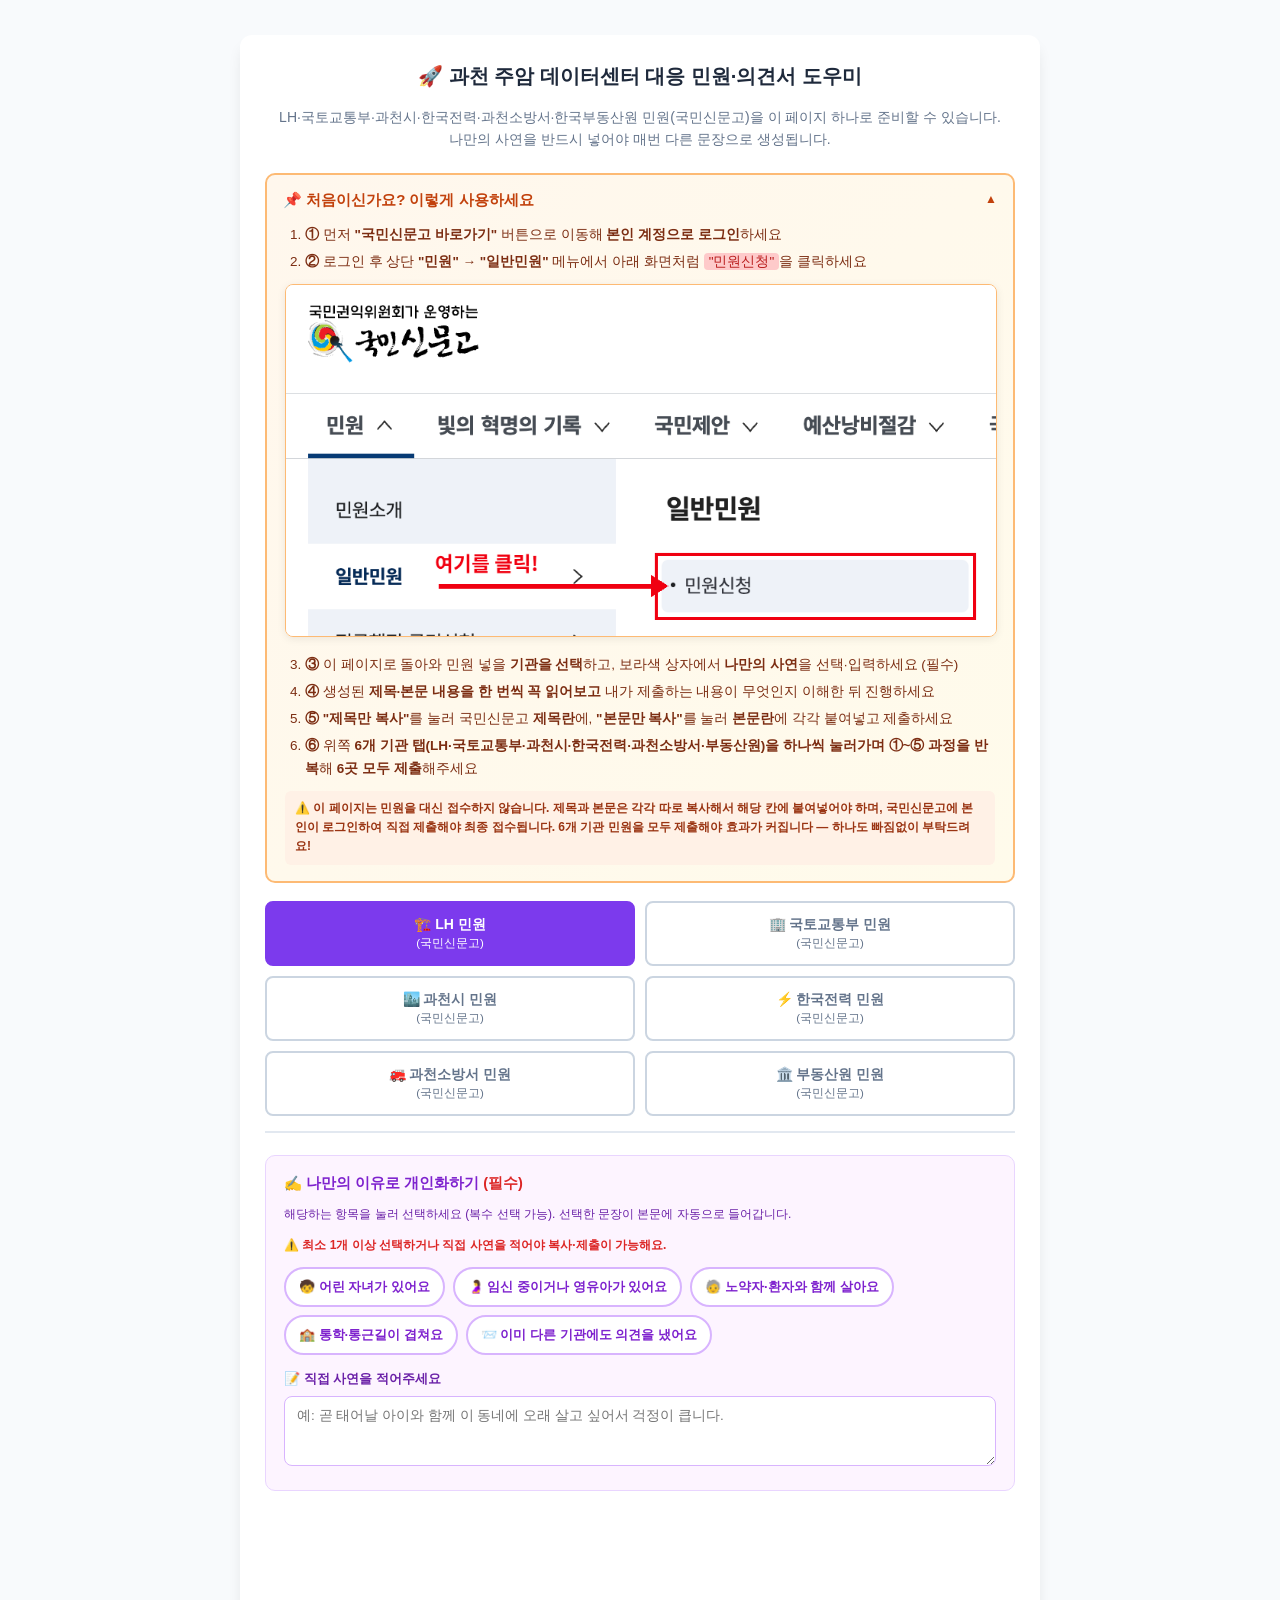
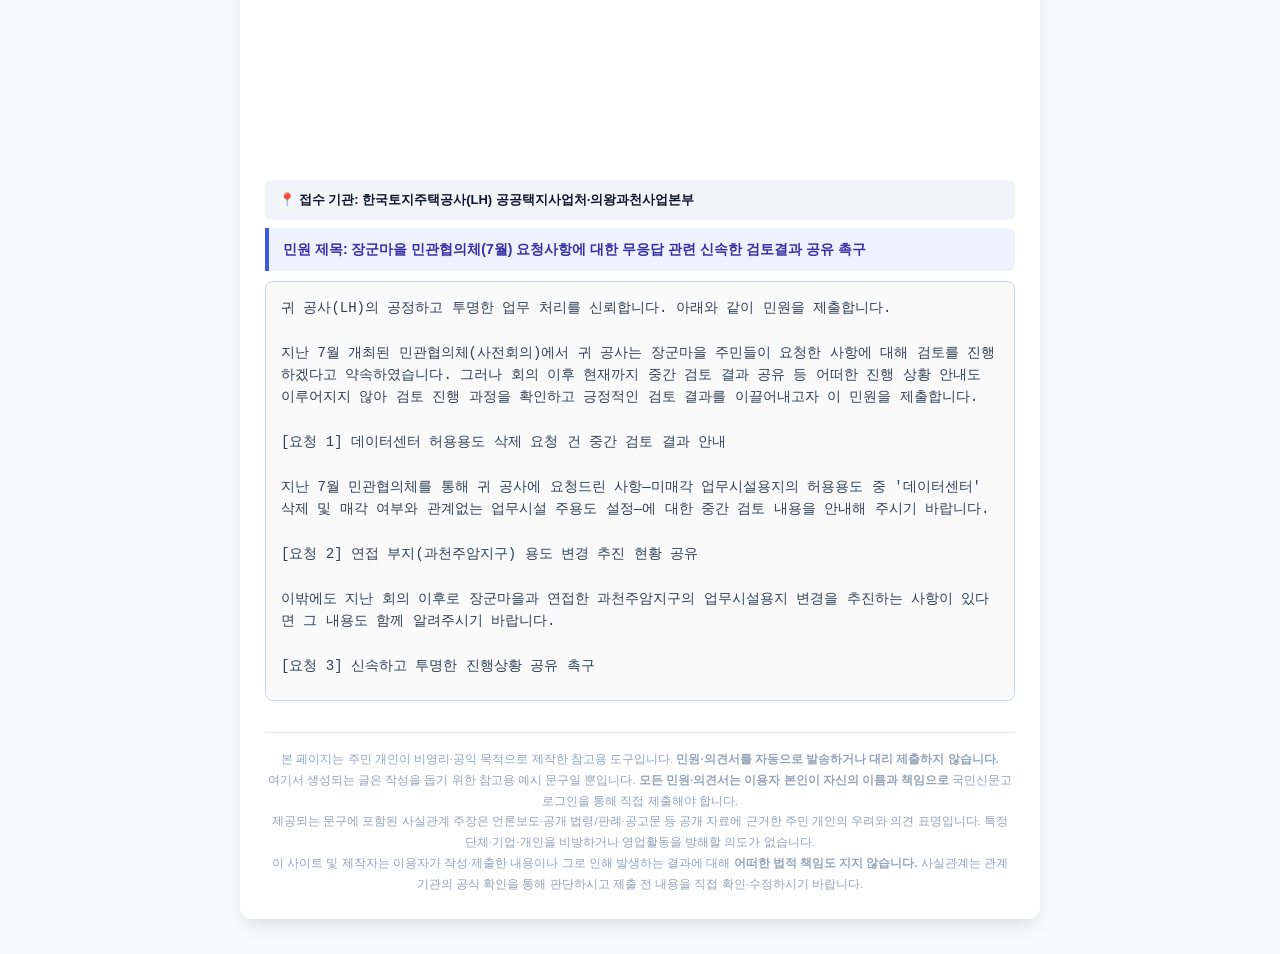
<file: index_10.html>
<!DOCTYPE html>
<html lang="ko">
<head>
    <meta charset="UTF-8">
    <meta name="viewport" content="width=device-width, initial-scale=1.0">
    <title>과천 주암 데이터센터 대응 민원·의견서 도우미</title>

    <meta name="theme-color" content="#3b5bdb">
    <meta name="apple-mobile-web-app-capable" content="yes">
    <meta name="apple-mobile-web-app-status-bar-style" content="black-translucent">
    <meta name="apple-mobile-web-app-title" content="주암 민원·의견서">

    <style>
        :root {
            --primary-color: #3b5bdb;
            --primary-hover: #2f4ac7;
            --accent-color: #0d9488;
            --accent-hover: #0f766e;
            --bg-color: #f8fafc;
            --slate: #475569;
            --slate-hover: #334155;
            --lh-color: #7c3aed;
            --lh-hover: #6d28d9;
            --moland-color: #be123c;
            --moland-hover: #9f1239;
            --gwacheon-color: #ca8a04;
            --gwacheon-hover: #a16207;
            --kepco-color: #0369a1;
            --kepco-hover: #075985;
            --fire-color: #ea580c;
            --fire-hover: #c2410c;
            --sms-sticky-offset: 90px;
        }
        body { font-family: 'Malgun Gothic', 'Apple SD Gothic Neo', sans-serif; padding: 15px; line-height: 1.6; background-color: var(--bg-color); color: #334155; margin: 0; }
        .container { max-width: 750px; margin: 20px auto; background: white; padding: 25px; border-radius: 12px; box-shadow: 0 10px 15px -3px rgba(0,0,0,0.1); }
        h2 { text-align: center; color: #1e293b; margin-top: 0; margin-bottom: 5px; font-size: 20px; }
        p.desc { text-align: center; font-size: 14px; color: #64748b; margin-bottom: 22px; word-break: keep-all; }

        .guide-box { border: 1px solid #fed7aa; background-color: #fffbfe; border-radius: 8px; margin-bottom: 20px; overflow: hidden; }
        .guide-toggle { width: 100%; background: none; border: none; cursor: pointer; padding: 16px 20px; display: flex; align-items: center; justify-content: space-between; font-family: inherit; }
        .guide-toggle-left { display: flex; align-items: center; gap: 8px; font-size: 15px; font-weight: bold; color: #c2410c; }
        .guide-toggle-arrow { font-size: 12px; color: #c2410c; transition: transform 0.3s; }
        .guide-box.open .guide-toggle-arrow { transform: rotate(180deg); }
        .guide-content { max-height: 0; overflow: hidden; transition: max-height 0.35s ease, padding 0.3s; padding: 0 20px; }
        .guide-box.open .guide-content { max-height: 1200px; padding: 0 20px 20px; }
        .guide-title { font-size: 15px; font-weight: bold; color: #c2410c; margin-top: 14px; margin-bottom: 12px; }
        .guide-title:first-child { margin-top: 0; }
        .guide-step ol { margin: 5px 0; padding-left: 20px; font-size: 14px; color: #475569; }
        .guide-step li { margin-bottom: 8px; }
        .strong-blue { color: #2563eb; font-weight: bold; }
        .strong-red { color: #dc2626; font-weight: bold; }
        .link-epeople { color: #2563eb; font-weight: bold; text-decoration: underline; }

        .usage-guide-box { background: linear-gradient(135deg, #fff7ed, #fffbeb); border: 2px solid #fdba74; border-radius: 10px; margin-bottom: 18px; overflow: hidden; }
        .usage-guide-toggle { width: 100%; background: none; border: none; cursor: pointer; padding: 14px 16px; display: flex; align-items: center; justify-content: space-between; gap: 10px; font-family: inherit; text-align: left; -webkit-tap-highlight-color: transparent; }
        .usage-guide-toggle-left { font-size: 15px; font-weight: 800; color: #c2410c; line-height: 1.4; }
        .usage-guide-arrow { font-size: 12px; color: #c2410c; flex-shrink: 0; }
        .usage-guide-swipe-handle { display: none; }
        .usage-guide-content { max-height: 2400px; opacity: 1; overflow: hidden; padding: 0 18px 16px; transition: max-height 0.35s ease, opacity 0.25s ease, padding 0.3s ease; }
        .usage-guide-box.collapsed .usage-guide-content { max-height: 0; opacity: 0; padding: 0 18px; }
        .usage-guide-steps { margin: 0 0 10px; padding-left: 20px; font-size: 13.5px; color: #7c2d12; line-height: 1.7; }
        .usage-guide-steps li { margin-bottom: 4px; }
        .usage-guide-note { font-size: 12px; font-weight: 700; color: #9a3412; background: #fff1e6; border-radius: 6px; padding: 8px 10px; line-height: 1.6; }
        .highlight-mark { background: #fecaca; color: #b91c1c; padding: 1px 5px; border-radius: 4px; }
        .usage-guide-screenshot-wrap { margin: 4px 0 10px; text-align: center; }
        .usage-guide-screenshot { max-width: 100%; height: auto; border: 1px solid #fdba74; border-radius: 8px; box-shadow: 0 2px 8px rgba(0,0,0,0.08); }

        .dong-input-box { background: #f1f5f9; padding: 12px 15px; border-radius: 8px; margin-bottom: 20px; border-left: 4px solid #2563eb; display: flex; align-items: center; gap: 10px; flex-wrap: wrap; }
        .dong-input-box label { font-size: 13px; font-weight: bold; color: #334155; }
        .dong-input-box select { padding: 6px 8px; font-size: 13px; border: 1px solid #cbd5e1; border-radius: 6px; background-color: white; font-weight: bold; color: #334155; }
        .dong-input-box input { padding: 6px 8px; font-size: 13px; border: 1px solid #cbd5e1; border-radius: 6px; width: 56px; text-align: center; font-weight: bold; }
        .dong-notice { font-size: 12px; color: #64748b; width: 100%; margin-top: 5px; padding-left: 5px; }

        .section-divider { border: none; border-top: 1px dashed #cbd5e1; margin: 22px 0; }

        .personalize-box { background: #fdf4ff; border: 1px solid #e9d5ff; border-radius: 10px; padding: 16px 18px; margin-bottom: 20px; }
        .personalize-title { font-size: 14.5px; font-weight: 800; color: #7e22ce; margin-bottom: 10px; }
        .personalize-sub { font-size: 12px; color: #6b21a8; margin-bottom: 12px; }
        .keyword-grid { display: flex; flex-wrap: wrap; gap: 8px; margin-bottom: 14px; }
        .keyword-chip { padding: 9px 13px; font-size: 13px; font-weight: 600; border: 2px solid #d8b4fe; border-radius: 20px; background: white; color: #7e22ce; cursor: pointer; transition: 0.15s; }
        .keyword-chip:hover { background: #faf5ff; }
        .keyword-chip.active { background: #9333ea; border-color: #9333ea; color: white; }
        .freeform-label { font-size: 13px; font-weight: 700; color: #6b21a8; margin-bottom: 6px; display: block; }
        textarea.freeform-input { width: 100%; height: 70px; border: 1px solid #d8b4fe; border-radius: 8px; padding: 10px 12px; box-sizing: border-box; font-size: 13.5px; resize: vertical; background: white; font-family: inherit; color: #334155; }
        .personalize-required-note { font-size: 12px; font-weight: 700; margin-bottom: 12px; color: #dc2626; }
        .personalize-box.flash-required { animation: personalizeFlash 1.2s ease; }
        @keyframes personalizeFlash { 0%, 100% { box-shadow: none; } 30% { box-shadow: 0 0 0 4px rgba(220,38,38,0.35); } 60% { box-shadow: 0 0 0 2px rgba(220,38,38,0.2); } }
        .gate-locked { opacity: 0.45; filter: grayscale(35%); cursor: not-allowed; }

        .mode-tabs { display: grid; grid-template-columns: 1fr 1fr; gap: 10px; margin-bottom: 22px; border-bottom: 2px solid #e2e8f0; padding-bottom: 15px; }
        .mode-btn { position: relative; padding: 13px 8px; font-size: 14px; font-weight: bold; border: 2px solid #cbd5e1; border-radius: 8px; background: white; cursor: pointer; color: #64748b; transition: 0.2s; }
        .mode-btn.active.mode-budongsan { border-color: var(--primary-color); background-color: var(--primary-color); color: white; }
        .mode-btn.active.mode-lh { border-color: var(--lh-color); background-color: var(--lh-color); color: white; }
        .mode-btn.active.mode-moland { border-color: var(--moland-color); background-color: var(--moland-color); color: white; }
        .mode-btn.active.mode-gwacheon { border-color: var(--gwacheon-color); background-color: var(--gwacheon-color); color: white; }
        .mode-btn.active.mode-kepco { border-color: var(--kepco-color); background-color: var(--kepco-color); color: white; }
        .mode-btn.active.mode-fire { border-color: var(--fire-color); background-color: var(--fire-color); color: white; }
        .new-mode-badge { position: absolute; top: -9px; right: -6px; background: #dc2626; color: white; font-size: 9.5px; font-weight: 800; padding: 3px 7px; border-radius: 999px; box-shadow: 0 2px 6px rgba(220,38,38,0.5); }

        .meta-info { font-size: 13px; font-weight: bold; color: #0f172a; margin-bottom: 8px; background: #f1f5f9; padding: 10px 14px; border-radius: 6px; }
        .title-row { margin-bottom: 0; }
        .title-box { background: #eef2ff; border-left: 4px solid var(--primary-color); padding: 10px 14px; font-weight: bold; font-size: 14px; color: #3730a3; border-radius: 0 6px 6px 0; margin-bottom: 10px; }
        .title-action-row { margin-bottom: 10px; }
        .copy-hint { font-size: 12.5px; font-weight: 700; color: #475569; margin-bottom: 8px; }
        .copy-secondary-row { display: grid; grid-template-columns: 1fr 1fr; gap: 8px; margin: 8px 0; }
        .btn-copy-primary-large { width: 100%; padding: 16px; font-size: 15px; font-weight: 800; border: none; border-radius: 10px; cursor: pointer; background: linear-gradient(135deg, var(--primary-color), var(--primary-hover)); color: white; display: flex; align-items: center; justify-content: center; gap: 8px; box-shadow: 0 4px 12px rgba(59,91,219,0.3); transition: 0.2s; box-sizing: border-box; }
        .btn-copy-primary-large:hover { filter: brightness(1.05); }
        .btn-copy-primary-large.copied { background: linear-gradient(135deg, var(--accent-color), var(--accent-hover)); box-shadow: 0 4px 12px rgba(13,148,136,0.3); }
        .btn-copy-secondary { padding: 11px 8px; font-size: 12.5px; font-weight: 700; border: 1.5px solid #cbd5e1; border-radius: 8px; cursor: pointer; background: white; color: #475569; display: flex; align-items: center; justify-content: center; gap: 5px; transition: 0.2s; box-sizing: border-box; width: 100%; }
        .btn-copy-secondary:hover { background: #f8fafc; }
        .btn-copy-secondary.copied { border-color: var(--accent-color); color: var(--accent-color); background: #f0fdfa; }
        .btn-refresh-inline { width: 100%; padding: 9px; font-size: 12.5px; font-weight: 700; border: 1.5px solid #cbd5e1; border-radius: 8px; cursor: pointer; background: #f8fafc; color: #475569; margin-bottom: 8px; box-sizing: border-box; transition: 0.2s; }
        .btn-refresh-inline:hover { background: #f1f5f9; }
        .btn-go-cta-large { width: 100%; padding: 16px; font-size: 15px; font-weight: 800; border: none; border-radius: 10px; cursor: pointer; background: linear-gradient(135deg, var(--accent-color), var(--accent-hover)); color: white; display: flex; align-items: center; justify-content: center; gap: 8px; text-decoration: none; box-sizing: border-box; box-shadow: 0 4px 12px rgba(13,148,136,0.3); transition: 0.2s; }
        .btn-go-cta-large:hover { filter: brightness(1.05); }
        @media (min-width: 601px) {
            .title-action-row { position: sticky; top: var(--sms-sticky-offset, 90px); z-index: 95; background: white; padding: 10px 0 12px; box-shadow: 0 6px 14px -8px rgba(0,0,0,0.15); }
        }
        .btn-copy-inline { padding: 10px 14px; font-size: 13px; font-weight: 600; border: none; border-radius: 8px; cursor: pointer; transition: 0.2s; background-color: var(--primary-color); color: white; display: inline-flex; align-items: center; justify-content: center; gap: 5px; }
        .btn-copy-inline:hover { background-color: var(--primary-hover); }
        .btn-copy-inline.copied { background-color: var(--accent-color); }
        .btn-go-epeople-title { padding: 10px 14px; font-size: 13px; font-weight: 600; border: none; border-radius: 8px; cursor: pointer; transition: 0.2s; background-color: var(--accent-color); color: white; display: inline-flex; align-items: center; justify-content: center; gap: 5px; text-decoration: none; box-sizing: border-box; }
        .btn-go-epeople-title:hover { background-color: var(--accent-hover); }

        textarea#resultBox { width: 100%; height: 420px; border: 1px solid #cbd5e1; border-radius: 8px; padding: 15px; box-sizing: border-box; font-size: 14px; resize: none; background-color: #fafafa; line-height: 1.6; color: #334155; }

        .btn-group-top { display: flex; gap: 10px; margin-top: 15px; flex-wrap: wrap; }
        button.action-btn, a.action-link-btn { flex: 1; min-width: 150px; padding: 14px; font-size: 14px; font-weight: 600; border: none; border-radius: 8px; cursor: pointer; transition: 0.2s; display: inline-flex; align-items: center; justify-content: center; gap: 6px; text-decoration: none; text-align: center; box-sizing: border-box; }
        .btn-refresh { background-color: var(--slate); color: white; }
        .btn-refresh:hover { background-color: var(--slate-hover); }
        .btn-copy { background-color: var(--primary-color); color: white; }
        .btn-copy:hover { background-color: var(--primary-hover); }
        .btn-copy.copied { background-color: var(--accent-color); }
        .btn-copy-body { background-color: #4f6fce; color: white; }
        .btn-copy-body:hover { background-color: #3b5bdb; }
        .btn-copy-body.copied { background-color: var(--accent-color); }

        .toast { position: fixed; bottom: 30px; left: 50%; transform: translateX(-50%) translateY(20px); background: #1e293b; color: white; padding: 14px 22px; border-radius: 12px; font-size: 14px; font-weight: bold; opacity: 0; pointer-events: none; transition: opacity 0.3s, transform 0.3s; z-index: 9999; text-align: center; max-width: 320px; box-shadow: 0 8px 20px rgba(0,0,0,0.25); white-space: pre-line; }
        .toast.show { opacity: 1; transform: translateX(-50%) translateY(0); }

        .top-index-tabs-wrap { position: sticky; top: 0; z-index: 100; background: white; padding: 10px 0 12px; margin: 0 -25px 18px; padding-left: 25px; padding-right: 25px; box-shadow: 0 4px 10px -4px rgba(0,0,0,0.08); }
        /* 시의원 문자 보내기 기능 임시 비활성화 — 다시 켜려면 이 규칙과 HTML의 feature-hidden 클래스를 지우면 됩니다. */
        .top-index-tabs-wrap.feature-hidden { display: none; }
        .top-index-tabs { display: grid; grid-template-columns: 1.3fr 1fr; gap: 10px; margin-bottom: 0; }
        .top-tab-btn { padding: 14px; font-size: 14.5px; font-weight: 700; border: 2px solid #e2e8f0; border-radius: 10px; background: white; cursor: pointer; color: #64748b; transition: 0.2s; }
        .top-tab-btn.active { border-color: var(--primary-color); background: var(--primary-color); color: white; box-shadow: 0 4px 12px rgba(59,91,219,0.25); }
        #topTabAction { position: relative; background: linear-gradient(135deg, #0d9488, #0f766e); color: white; border: 2px solid #0f766e; font-size: 15.5px; box-shadow: 0 4px 16px rgba(15,118,110,0.35); animation: pulseAction 2s infinite; }
        #topTabAction.active { background: linear-gradient(135deg, #0d9488, #0f766e); border-color: #0f766e; box-shadow: 0 4px 16px rgba(15,118,110,0.45); }
        @keyframes pulseAction { 0%, 100% { box-shadow: 0 4px 16px rgba(15,118,110,0.35); } 50% { box-shadow: 0 4px 22px rgba(15,118,110,0.6); } }
        .urgent-badge { position: absolute; top: -9px; right: -6px; background: #dc2626; color: white; font-size: 10px; font-weight: 800; padding: 3px 7px; border-radius: 999px; box-shadow: 0 2px 6px rgba(220,38,38,0.5); animation: badgeBlink 1.6s infinite; white-space: nowrap; }
        @keyframes badgeBlink { 0%, 100% { opacity: 1; transform: scale(1); } 50% { opacity: 0.85; transform: scale(1.06); } }
        .sms-urgency-banner { background: linear-gradient(135deg, #fff1f2, #ffe4e6); border: 2px solid #fda4af; border-radius: 10px; padding: 12px 16px; margin-bottom: 16px; font-size: 13px; font-weight: 700; color: #9f1239; text-align: center; line-height: 1.6; }
        .top-panel { display: none; }
        .top-panel.active { display: block; }

        .sticky-copy-bar { display: none; }
        button, a { -webkit-tap-highlight-color: transparent; touch-action: manipulation; }

        .sms-status-box { background: #ecfeff; border: 1px solid #a5f3fc; border-radius: 10px; padding: 14px 16px; margin-bottom: 18px; position: sticky; top: var(--sms-sticky-offset, 90px); z-index: 90; box-shadow: 0 4px 10px -4px rgba(6,182,212,0.25); }
        .sms-status-row { display: flex; align-items: center; justify-content: space-between; margin-bottom: 8px; }
        .sms-status-label { font-size: 13.5px; font-weight: 800; color: #0e7490; }
        .sms-status-count { font-size: 14px; font-weight: 800; color: #0e7490; }
        .sms-progress-track { background: #cffafe; border-radius: 999px; height: 10px; overflow: hidden; }
        .sms-progress-fill { background: linear-gradient(90deg, #06b6d4, #0891b2); height: 100%; border-radius: 999px; transition: width 0.3s; }
        .sms-reset-btn { margin-top: 10px; background: none; border: none; font-size: 11.5px; color: #0e7490; text-decoration: underline; cursor: pointer; padding: 0; }

        .sms-guide-sub { font-size: 12px; color: #6b21a8; margin-bottom: 12px; }
        .sms-intro-sub { padding: 0 2px; }
        .sms-guide-group-label { font-size: 12.5px; font-weight: 700; color: #6b21a8; margin-bottom: 6px; margin-top: 4px; }
        .sms-party-block { border-radius: 12px; padding: 16px 18px; margin-bottom: 16px; border: 2px solid; }
        .sms-party-block.party-ppp { background: #fef2f2; border-color: #fecaca; }
        .sms-party-block.party-dp { background: #eff6ff; border-color: #bfdbfe; }
        .sms-party-header { font-size: 15.5px; font-weight: 900; margin-bottom: 12px; }
        .sms-party-block.party-ppp .sms-party-header { color: #b91c1c; }
        .sms-party-block.party-dp .sms-party-header { color: #1d4ed8; }
        .sms-party-sub { font-size: 12px; font-weight: 700; margin: 14px 0 8px; }
        .sms-party-block.party-ppp .sms-party-sub { color: #b91c1c; }
        .sms-party-block.party-dp .sms-party-sub { color: #1d4ed8; }
        .sms-example-box { background: #fffbeb; border: 1px dashed #fcd34d; border-radius: 10px; padding: 12px 14px; margin-bottom: 14px; }
        .sms-example-label { font-size: 12px; font-weight: 800; color: #92400e; margin-bottom: 6px; }
        .sms-example-text { font-size: 13px; color: #78350f; line-height: 1.6; user-select: none; -webkit-user-select: none; -moz-user-select: none; -ms-user-select: none; cursor: default; }
        .freeform-label-row { display: flex; align-items: center; justify-content: space-between; gap: 8px; margin-bottom: 6px; }
        .freeform-label-row .freeform-label { margin-bottom: 0; }
        .sms-clear-btn { background: none; border: none; font-size: 11.5px; color: #9333ea; text-decoration: underline; cursor: pointer; padding: 0; white-space: nowrap; }
        .sms-compose-box { height: 100px; margin-top: 4px; }
        .sms-paste-notice { font-size: 11px; color: #9333ea; margin-top: 5px; }
        .sms-char-info { font-size: 11.5px; color: #64748b; margin-top: 6px; min-height: 14px; }

        .sms-member-list { display: flex; flex-direction: column; gap: 8px; }
        .sms-member-row { display: flex; align-items: center; justify-content: space-between; gap: 8px; flex-wrap: wrap; background: #f8fafc; border: 1px solid #e2e8f0; border-radius: 10px; padding: 10px 12px; transition: opacity 0.5s ease, filter 0.5s ease; }
        .sms-member-row.sent { opacity: 0.35; filter: grayscale(80%); pointer-events: none; }
        .sms-member-info { display: flex; flex-direction: column; gap: 2px; min-width: 90px; }
        .sms-member-name { font-size: 13.5px; font-weight: 800; color: #1e293b; }
        .sms-member-phone { font-size: 11.5px; color: #64748b; }
        .sms-member-actions { display: flex; gap: 6px; flex-wrap: wrap; align-items: center; }
        .sms-send-btn { background: #0d9488; color: white; font-size: 12.5px; font-weight: 700; padding: 9px 12px; border-radius: 8px; text-decoration: none; white-space: nowrap; }
        .sms-send-btn:active { background: #0f766e; }
        .sms-copy-btn { background: white; border: 1px solid #cbd5e1; color: #475569; font-size: 12px; font-weight: 600; padding: 9px 10px; border-radius: 8px; cursor: pointer; }
        .sms-sent-badge { font-size: 11.5px; font-weight: 800; color: #16a34a; min-width: 70px; text-align: right; }
        .sms-need-text-hint { font-size: 11.5px; color: #94a3b8; }

        @media (max-width: 600px) {
            body { padding: 0; background: white; }
            .container { margin: 0; padding: 16px; border-radius: 0; box-shadow: none; }
            .top-index-tabs-wrap { margin: 0 -16px 18px; padding-left: 16px; padding-right: 16px; top: 0; }
            h2 { font-size: 16.5px; line-height: 1.4; }
            p.desc { font-size: 13px; margin-bottom: 18px; }
            .dong-input-box { gap: 6px; padding: 10px; }
            .dong-input-box select { font-size: 12px; max-width: 100%; flex: 1 1 100%; }
            .dong-input-box input { font-size: 12px; width: 50px; }
            .title-action-row { display: none !important; }
            .title-box { font-size: 13px; padding: 10px 12px; }
            .usage-guide-swipe-handle { display: block; width: 38px; height: 4px; border-radius: 999px; background: #fdba74; margin: 8px auto -2px; }
            .usage-guide-box { touch-action: pan-y; }
            .usage-guide-toggle { padding: 11px 14px 13px; }
            .usage-guide-toggle-left { font-size: 13.5px; }
            .usage-guide-content { padding: 0 14px 14px; touch-action: pan-y; }
            .usage-guide-box.collapsed .usage-guide-content { padding: 0 14px; }
            .usage-guide-steps { font-size: 13px; padding-left: 18px; }
            .usage-guide-note { font-size: 11.5px; }
            textarea#resultBox { height: 280px; font-size: 13px; padding: 12px; }
            .btn-group-top { margin-top: 10px; }
            .toast { bottom: calc(env(safe-area-inset-bottom, 0px) + 80px); max-width: 88vw; font-size: 13px; padding: 13px 18px; }

            .sticky-copy-bar {
                display: flex; position: fixed; bottom: 0; left: 0; right: 0; background: #f8fafc;
                border-top: 4px solid transparent; border-image: linear-gradient(90deg, var(--primary-color), var(--accent-color)) 1;
                padding: 11px 12px; padding-bottom: calc(11px + env(safe-area-inset-bottom, 0px));
                gap: 6px; z-index: 100; box-shadow: 0 -10px 26px rgba(15,23,42,0.22);
            }
            .sticky-copy-bar button, .sticky-copy-bar a {
                flex: 1; padding: 12px 2px; font-size: 10.5px; font-weight: 800; border-radius: 10px;
                cursor: pointer; text-align: center; text-decoration: none; display: flex; align-items: center;
                justify-content: center; flex-direction: column; gap: 2px; line-height: 1.3; white-space: nowrap;
            }
            .sticky-bar-title { background: #e0e7ff; color: #3730a3; border: 1.5px solid #a5b4fc !important; }
            .sticky-bar-body { background: #e0e7ff; color: #3730a3; border: 1.5px solid #a5b4fc !important; }
            .sticky-bar-all { background: linear-gradient(135deg, var(--primary-color), var(--primary-hover)); color: white; box-shadow: 0 3px 10px rgba(59,91,219,0.4); border: none; }
            .sticky-bar-epeople { background: linear-gradient(135deg, var(--accent-color), var(--accent-hover)); color: white; box-shadow: 0 3px 10px rgba(13,148,136,0.4); border: none; }
            .sticky-bar-refresh { background: #fff7ed; color: #c2410c; border: 1.5px solid #fdba74 !important; }
            /* 잠긴(개인화 전) 상태에서는 색을 흐릿하게 필터링하는 대신 또렷한 회색 "비활성" 스타일로 표시해 흐려 보이지 않게 합니다. */
            .sticky-copy-bar .gate-locked {
                opacity: 1 !important; filter: none !important;
                background: #e2e8f0 !important; color: #94a3b8 !important;
                border: 1.5px solid #cbd5e1 !important; box-shadow: none !important;
            }
            #panelAction { padding-bottom: 85px; }
        }
    </style>
</head>
<body>

<div class="container">
    <h2>🚀 과천 주암 데이터센터 대응 민원·의견서 도우미</h2>
    <p class="desc">LH·국토교통부·과천시·한국전력·과천소방서·한국부동산원 민원(국민신문고)을 이 페이지 하나로 준비할 수 있습니다. 나만의 사연을 반드시 넣어야 매번 다른 문장으로 생성됩니다.</p>

    <!-- 시의원 문자 보내기 기능 임시 비활성화: feature-hidden 클래스만 지우면 다시 노출됩니다 -->
    <div class="top-index-tabs-wrap feature-hidden">
        <div class="top-index-tabs">
            <button id="topTabWrite" class="top-tab-btn active" onclick="switchTopTab('write')">📝 민원·의견서 작성</button>
            <button id="topTabAction" class="top-tab-btn" onclick="switchTopTab('sms')">📱 시의원 문자 보내기<span class="urgent-badge">이번주 필수!</span></button>
        </div>
    </div>

    <div id="panelWrite" class="top-panel active">

    <!-- ===================== 작성 패널 ===================== -->
    <div id="panelAction">

    <div class="usage-guide-box" id="usageGuideBox">
        <div class="usage-guide-swipe-handle" aria-hidden="true"></div>
        <button type="button" class="usage-guide-toggle" id="usageGuideToggle" onclick="toggleUsageGuide()">
            <span class="usage-guide-toggle-left">📌 처음이신가요? 이렇게 사용하세요</span>
            <span class="usage-guide-arrow" id="usageGuideArrow">▲</span>
        </button>
        <div class="usage-guide-content" id="usageGuideContent">
        <ol class="usage-guide-steps">
            <li><strong>①</strong> 먼저 <strong>"국민신문고 바로가기"</strong> 버튼으로 이동해 <strong>본인 계정으로 로그인</strong>하세요</li>
            <li><strong>②</strong> 로그인 후 상단 <strong>"민원" → "일반민원"</strong> 메뉴에서 아래 화면처럼 <span class="highlight-mark">"민원신청"</span>을 클릭하세요</li>
        </ol>
        <div class="usage-guide-screenshot-wrap"><img src="[data-uri]" alt="국민신문고 민원신청 클릭 위치 안내" class="usage-guide-screenshot"></div>
        <ol class="usage-guide-steps" start="3">
            <li><strong>③</strong> 이 페이지로 돌아와 민원 넣을 <strong>기관을 선택</strong>하고, 보라색 상자에서 <strong>나만의 사연</strong>을 선택·입력하세요 (필수)</li>
            <li><strong>④</strong> 생성된 <strong>제목·본문 내용을 한 번씩 꼭 읽어보고</strong> 내가 제출하는 내용이 무엇인지 이해한 뒤 진행하세요</li>
            <li><strong>⑤</strong> <strong>"제목만 복사"</strong>를 눌러 국민신문고 <strong>제목란</strong>에, <strong>"본문만 복사"</strong>를 눌러 <strong>본문란</strong>에 각각 붙여넣고 제출하세요</li>
            <li><strong>⑥</strong> 위쪽 <strong>6개 기관 탭(LH·국토교통부·과천시·한국전력·과천소방서·부동산원)을 하나씩 눌러가며 ①~⑤ 과정을 반복</strong>해 <strong>6곳 모두 제출</strong>해주세요</li>
        </ol>
        <div class="usage-guide-note">⚠️ 이 페이지는 민원을 대신 접수하지 않습니다. 제목과 본문은 <strong>각각 따로 복사</strong>해서 해당 칸에 붙여넣어야 하며, 국민신문고에 <strong>본인이 로그인하여 직접</strong> 제출해야 최종 접수됩니다. <strong>6개 기관 민원을 모두 제출</strong>해야 효과가 커집니다 — 하나도 빠짐없이 부탁드려요!</div>
        </div>
    </div>

    <div class="mode-tabs">
        <button id="btnModeLh" class="mode-btn active mode-lh" onclick="switchMode('lh')">🏗️ LH 민원<br><span style="font-weight:400; font-size:11.5px;">(국민신문고)</span></button>
        <button id="btnModeMoland" class="mode-btn mode-moland" onclick="switchMode('moland')">🏢 국토교통부 민원<br><span style="font-weight:400; font-size:11.5px;">(국민신문고)</span></button>
        <button id="btnModeGwacheon" class="mode-btn mode-gwacheon" onclick="switchMode('gwacheon')">🏙️ 과천시 민원<br><span style="font-weight:400; font-size:11.5px;">(국민신문고)</span></button>
        <button id="btnModeKepco" class="mode-btn mode-kepco" onclick="switchMode('kepco')">⚡ 한국전력 민원<br><span style="font-weight:400; font-size:11.5px;">(국민신문고)</span></button>
        <button id="btnModeFire" class="mode-btn mode-fire" onclick="switchMode('fire')">🚒 과천소방서 민원<br><span style="font-weight:400; font-size:11.5px;">(국민신문고)</span></button>
        <button id="btnModeBudongsan" class="mode-btn mode-budongsan" onclick="switchMode('budongsan')">🏛️ 부동산원 민원<br><span style="font-weight:400; font-size:11.5px;">(국민신문고)</span></button>
    </div>

    <div class="personalize-box">
        <div class="personalize-title">✍️ 나만의 이유로 개인화하기 <span style="color:#dc2626;">(필수)</span></div>
        <div class="personalize-sub">해당하는 항목을 눌러 선택하세요 (복수 선택 가능). 선택한 문장이 본문에 자동으로 들어갑니다.</div>
        <div class="personalize-required-note" id="personalizeRequiredNote">⚠️ 최소 1개 이상 선택하거나 직접 사연을 적어야 복사·제출이 가능해요.</div>
        <div class="keyword-grid" id="keywordGrid"></div>
        <label class="freeform-label" for="freeformInput">📝 직접 사연을 적어주세요</label>
        <textarea id="freeformInput" class="freeform-input" placeholder="예: 곧 태어날 아이와 함께 이 동네에 오래 살고 싶어서 걱정이 큽니다." oninput="onInputsChanged()"></textarea>
    </div>

    <div class="title-action-row">
        <div class="copy-hint">👇 제목·본문을 각각 따로 복사해서 국민신문고 해당 칸에 붙여넣으세요</div>
        <button class="btn-refresh-inline" onclick="generate(true)">🔄 문장 다시 섞기</button>
        <button id="btnCopyAll" class="btn-copy-primary-large" onclick="if(checkPersonalized()) copyAll();">📋 제목+본문 한번에 복사</button>
        <div class="copy-secondary-row">
            <button id="btnCopyTitle" class="btn-copy-secondary" onclick="if(checkPersonalized()) copyTitle();">📋 제목만 복사</button>
            <button id="btnCopyBody" class="btn-copy-secondary" onclick="if(checkPersonalized()) copyBody();">📄 본문만 복사</button>
        </div>
        <a id="btnGoTarget" href="https://www.epeople.go.kr/index.paid" target="_blank" class="btn-go-cta-large" onclick="return checkPersonalized();">🏛️ 국민신문고 바로가기 →</a>
    </div>

    <div class="meta-info" id="metaInfoLine">📍 접수 기관: 한국토지주택공사(LH) 공공택지사업처·의왕과천사업본부</div>

    <div class="title-row">
        <div id="titleDisplay" class="title-box">민원 제목: 로딩 중...</div>
    </div>

    <textarea id="resultBox" readonly></textarea>

    </div>
    <!-- ===================== /작성 패널 ===================== -->

    <!-- 모바일 하단 고정 복사 바 -->
    <div class="sticky-copy-bar" id="stickyCopyBar">
        <button class="sticky-bar-refresh" onclick="generate(true)">🔄<br>내용섞기</button>
        <button id="stickyBtnAll" class="sticky-bar-all" onclick="if(checkPersonalized()) copyAll();">📋<br>전체복사</button>
        <a id="stickyBtnTarget" href="https://www.epeople.go.kr/index.paid" target="_blank" class="sticky-bar-epeople" onclick="return checkPersonalized();">🏛️<br>신문고이동</a>
        <button id="stickyBtnTitle" class="sticky-bar-title" onclick="if(checkPersonalized()) copyTitle();">📋<br>제목복사</button>
        <button id="stickyBtnBody" class="sticky-bar-body" onclick="if(checkPersonalized()) copyBody();">📄<br>본문복사</button>
    </div>

    <div style="margin-top:24px; padding-top:16px; border-top:1px solid #e2e8f0; font-size:11.5px; color:#94a3b8; line-height:1.8; text-align:center;">
        본 페이지는 주민 개인이 비영리·공익 목적으로 제작한 참고용 도구입니다. <strong>민원·의견서를 자동으로 발송하거나 대리 제출하지 않습니다.</strong><br>
        여기서 생성되는 글은 작성을 돕기 위한 참고용 예시 문구일 뿐입니다. <strong>모든 민원·의견서는 이용자 본인이 자신의 이름과 책임으로</strong> 국민신문고 로그인을 통해 직접 제출해야 합니다.<br>
        제공되는 문구에 포함된 사실관계 주장은 언론보도·공개 법령/판례·공고문 등 공개 자료에 근거한 주민 개인의 우려와 의견 표명입니다. 특정 단체·기업·개인을 비방하거나 영업활동을 방해할 의도가 없습니다.<br>
        이 사이트 및 제작자는 이용자가 작성·제출한 내용이나 그로 인해 발생하는 결과에 대해 <strong>어떠한 법적 책임도 지지 않습니다.</strong> 사실관계는 관계 기관의 공식 확인을 통해 판단하시고 제출 전 내용을 직접 확인·수정하시기 바랍니다.
    </div>

    </div>
    <!-- ===================== /작성 패널(top) ===================== -->

    <!-- ===================== 문자 발송 패널 ===================== -->
    <div id="panelSms" class="top-panel">

        <div class="sms-urgency-banner">🔥 이번주가 고비입니다! 8월 20일(목) 임시회 전에 최대한 많은 분이 문자를 보내주셔야 힘이 됩니다.</div>

        <div class="sms-status-box">
            <div class="sms-status-row">
                <span class="sms-status-label">📊 발송 현황</span>
                <span class="sms-status-count" id="smsStatusCount">0 / 7명 발송완료</span>
            </div>
            <div class="sms-progress-track"><div class="sms-progress-fill" id="smsProgressFill" style="width:0%"></div></div>
            <button type="button" class="sms-reset-btn" id="smsResetBtn" onclick="resetSmsProgress()">↺ 발송 기록 초기화</button>
        </div>

        <div class="sms-guide-sub sms-intro-sub">두 정당은 어조가 달라서 문자 내용을 따로 준비하도록 나눴어요. 완성된 문구를 그대로 복사해서 붙여넣는 것은 막아두었습니다 — 지금은 정성이 담긴 직접 쓴 문자가 더 큰 힘이 되는 때라고 생각합니다.</div>

        <div class="sms-party-block party-ppp">
            <div class="sms-party-header">🔴 국민의힘 의원께</div>

            <div class="sms-example-box">
                <div class="sms-example-label">💡 예시 문자 (참고용 — 그대로 복사할 수 없어요)</div>
                <div class="sms-example-text" oncontextmenu="return false;" onselectstart="return false;" oncopy="return false;">의원님, 조례 개정에 힘써주셔서 정말 감사합니다. 지금 주민들이 느끼는 불안과 우려는 한계에 다다랐습니다. 일초가 다급한 사안인 만큼, 하루빨리 개정이 완료되어 실질적인 보호 조치가 이뤄질 수 있도록 신속하게 처리해 주시길 간곡히 부탁드립니다!</div>
            </div>

            <div class="sms-guide-group-label">👇 눌러서 조합해보세요</div>
            <div class="keyword-grid" id="smsGuidePpp"></div>

            <div class="freeform-label-row">
                <label class="freeform-label" for="smsComposeBox_ppp">✏️ 국민의힘 의원께 보낼 문자 (직접 작성)</label>
                <button type="button" class="sms-clear-btn" onclick="clearSmsCompose('ppp')">✕ 지우고 다시 쓰기</button>
            </div>
            <textarea id="smsComposeBox_ppp" class="freeform-input sms-compose-box" placeholder="위 표현을 눌러 조합해보거나, 처음부터 직접 문자 내용을 작성해 주세요. (붙여넣기는 되지 않아요)" oninput="onSmsComposeChanged('ppp')" onpaste="return false;" ondrop="return false;" ondragover="return false;"></textarea>
            <div class="sms-paste-notice">🚫 붙여넣기 방지 — 진심을 담아 직접 적어주시면 더 큰 힘이 됩니다.</div>
            <div class="sms-char-info" id="smsCharInfo_ppp"></div>

            <div class="sms-party-sub">✅ 문구를 쓰면 아래 국민의힘 의원 5명께 바로 이어서 보낼 수 있어요.</div>
            <div class="sms-member-list" id="smsListPpp"></div>
        </div>

        <div class="sms-party-block party-dp">
            <div class="sms-party-header">🔵 더불어민주당 의원께</div>

            <div class="sms-example-box">
                <div class="sms-example-label">💡 예시 문자 (참고용 — 그대로 복사할 수 없어요)</div>
                <div class="sms-example-text" oncontextmenu="return false;" onselectstart="return false;" oncopy="return false;">의원님, 지금 과천 주민의 안전이 심각한 위기에 직면해 있습니다. 주민의 안전을 지키는 일에는 어떠한 이견도 있을 수 없다고 생각합니다. 더 지체할 시간이 없습니다. 부디 모든 뜻을 하나로 모아 하루속히 조례 개정에 앞장서 주시길 부탁드립니다.</div>
            </div>

            <div class="sms-guide-group-label">👇 눌러서 조합해보세요</div>
            <div class="keyword-grid" id="smsGuideDp"></div>

            <div class="freeform-label-row">
                <label class="freeform-label" for="smsComposeBox_dp">✏️ 더불어민주당 의원께 보낼 문자 (직접 작성)</label>
                <button type="button" class="sms-clear-btn" onclick="clearSmsCompose('dp')">✕ 지우고 다시 쓰기</button>
            </div>
            <textarea id="smsComposeBox_dp" class="freeform-input sms-compose-box" placeholder="위 표현을 눌러 조합해보거나, 처음부터 직접 문자 내용을 작성해 주세요. (붙여넣기는 되지 않아요)" oninput="onSmsComposeChanged('dp')" onpaste="return false;" ondrop="return false;" ondragover="return false;"></textarea>
            <div class="sms-paste-notice">🚫 붙여넣기 방지 — 진심을 담아 직접 적어주시면 더 큰 힘이 됩니다.</div>
            <div class="sms-char-info" id="smsCharInfo_dp"></div>

            <div class="sms-party-sub">✅ 문구를 쓰면 아래 더불어민주당 의원 2명께 바로 이어서 보낼 수 있어요.</div>
            <div class="sms-member-list" id="smsListDp"></div>
        </div>

        <div style="margin-top:24px; padding-top:16px; border-top:1px solid #e2e8f0; font-size:11.5px; color:#94a3b8; line-height:1.8; text-align:center;">
            문자 보내기 버튼을 누르면 <strong>이용자 본인의 휴대폰 문자(SMS) 앱</strong>이 열립니다. 실제 발송은 본인이 앱에서 직접 눌러야 완료됩니다. 이 사이트는 문자를 대신 발송하거나 자동으로 전송하지 않습니다. 발송 현황은 <strong>이용자의 브라우저에만 저장</strong>되고 서버로 전송·수집되지 않습니다. 문자 발송 시 통신사 요금이 부과될 수 있습니다.
        </div>

    </div>
    <!-- ===================== /문자 발송 패널 ===================== -->
</div>

<div class="toast" id="toastMsg"></div>

<script>
    /* ===================== 공통: 개인화 키워드 (두 모드 공용) ===================== */
    const KEYWORDS = [
        { id: "kid", label: "🧒 어린 자녀가 있어요", sentence: "본인의 가정에는 어린 자녀가 있어 전자파·소음 등 데이터센터로 인한 환경 변화에 특히 민감할 수밖에 없는 상황입니다." },
        { id: "baby", label: "🤰 임신 중이거나 영유아가 있어요", sentence: "출산을 앞두고 있거나 영유아를 양육하고 있어 주거지 인근 대규모 전력시설 건립에 대한 우려가 더욱 큽니다." },
        { id: "elder", label: "🧓 노약자·환자와 함께 살아요", sentence: "고령이거나 건강이 취약한 가족과 함께 거주하고 있어 소음과 전자파 등 환경 변화에 더욱 민감하게 영향을 받을 수 있습니다." },
        { id: "school", label: "🏫 통학·통근길이 겹쳐요", sentence: "인근 어린이집·학교 통학 동선 및 일상 생활권과 사업 부지가 겹쳐 있어 안전에 대한 우려가 큽니다." },
        { id: "prior", label: "📨 이미 다른 기관에도 의견을 냈어요", sentence: "이미 관계기관에 동일한 사안으로 민원·의견을 제출한 바 있습니다. 이번에도 동일한 우려가 반드시 반영되기를 바랍니다." }
    ];

    const selectedKeywords = new Set();
    let currentMode = 'lh';

    function getRandomIndex(max) { return Math.floor(Math.random() * max); }

    function getPersonalParagraph() {
        const kwSentences = KEYWORDS.filter(k => selectedKeywords.has(k.id)).map(k => k.sentence);
        const freeform = document.getElementById('freeformInput').value.trim();
        if (!kwSentences.length && !freeform) return "";
        let p = kwSentences.join(" ");
        if (freeform) p += (kwSentences.length ? " " : "") + freeform;
        return "\n\n" + p;
    }

    function buildKeywordGrid() {
        const grid = document.getElementById('keywordGrid');
        grid.innerHTML = '';
        KEYWORDS.forEach(k => {
            const btn = document.createElement('button');
            btn.type = 'button';
            btn.className = 'keyword-chip';
            btn.innerText = k.label;
            btn.onclick = () => {
                if (selectedKeywords.has(k.id)) { selectedKeywords.delete(k.id); btn.classList.remove('active'); }
                else { selectedKeywords.add(k.id); btn.classList.add('active'); }
                generate(false);
            };
            grid.appendChild(btn);
        });
    }

    /* ===================== 모드 ① 한국부동산원 민원 ===================== */
    const budongsanTitleVariants = [
        "과천주암지구 데이터센터 리츠 영업·변경인가 보류 및 전력 편법분할·공익성 심사에 대한 구체적 답변 촉구",
        "한국부동산원 리츠 사업계획 심사 관련 편법 전력쪼개기 검증 및 주거지 근접 공익성 재검토 요청",
        "과천주암지구 리츠 영업인가·변경인가 신중 처리 및 구체적 심사 답변 재요청",
        "한국부동산원 리츠심사팀 앞 - 전력계통영향평가 회피 의혹 및 공익성 침해 우려 답변 촉구"
    ];

    const budongsanOpenings = [
        "귀 기관의 공정하고 투명한 심사 업무 수행에 감사드립니다. 아래와 같이 민원을 제출합니다.",
        "국민의 재산권 및 주거 안전을 위해 힘쓰시는 귀 기관의 책임 있는 심사를 신뢰하며 민원을 올립니다.",
        "과천주암지구 인근 주민 및 입주예정자로서 리츠 사업계획 심사의 공정성을 촉구하고자 민원을 제출합니다.",
        "귀 기관의 민원 처리 노고에 감사드립니다. 아래 사항에 대한 신중한 검토를 요청드립니다."
    ];

    const budongsanIntroVariants = [
        "본 민원인은 경기도 과천시 주암지구에 인접한 공동주택 단지의 입주예정자입니다. 기존에 「부동산투자회사법」상 리츠 사업계획 심사와 관련하여 전력계통영향평가 의무 이행 여부 및 공익성 재검토를 요청하는 민원을 제출한 바 있습니다.",
        "본 민원인은 과천주암지구 인근에 거주 예정인 주민입니다. 이전에도 리츠 사업계획의 전력계통영향평가 이행 여부와 공익성에 관한 민원을 제출하였으나 보다 구체적인 답변을 다시 한번 요청드리고자 합니다.",
        "본 민원인은 과천주암지구와 인접한 곳에 거주할 예정인 입주예정자입니다. 리츠 사업계획 심사와 관련하여 이미 한 차례 민원을 접수한 바 있으나 아래 사항에 대한 명확한 답변을 다시 촉구드립니다."
    ];

    const budongsanStaticNotice = "현재 해당 사업의 자산관리회사(코람코자산신탁, 마스턴자산운용)는 귀 기관에 영업인가 및 변경인가를 신청해 놓은 것으로 파악하고 있습니다. 이에 민원인은 아래 사항에 대한 구체적이고 실질적인 답변 없이 영업인가·변경인가가 처리되지 않도록 신중한 심사를 재차 요청드립니다.";

    const budongsanReq1Variants = [
        "[요청 1] 편법 전력 쪼개기 여부에 대한 구체적 검증\n\n주암지구 내 데이터센터 사업이 1-1·2블록, 1-9블록 등 복수 블록·복수 법인 명의로 나뉘어 있는바, 이것이 실질적으로 동일 사업임에도 계약전력을 각각 10메가와트 미만으로 분할 신고하여 「분산에너지 활성화 특별법」상 전력계통영향평가 의무를 회피하려는 것은 아닌지 구체적으로 검증해 주시기 바랍니다. \"법령에 따라 검토 중\" 등 원론적 답변이 아니라 각 블록·사업자별 계약전력 신청 현황과 합산 판단 근거를 구체적으로 밝혀 주시기 바랍니다.",
        "[요청 1] 계약전력 편법 분할(쪼개기) 여부 재확인 요청\n\n복수의 블록과 복수의 법인 명의로 진행되는 이 사업이 사실상 하나의 사업으로서 계약전력을 합산해야 함에도 각각 10메가와트 미만으로 나누어 신고함으로써 전력계통영향평가를 회피하려는 정황은 없는지 다시 한번 면밀히 확인해 주시기 바랍니다. 원론적인 답변이 아닌 실제 신청 현황과 판단 근거에 대한 구체적인 회신을 부탁드립니다."
    ];

    const budongsanReq2Variants = [
        "[요청 2] 주거지 밀착 입지에 따른 공익성 심사 반영 여부\n\n가장 인접한 사업부지가 주거지 경계로부터 약 30미터에 불과하고 인근 반경 내 어린이집 약 32개소, 학교 5개교가 밀집해 있는 점을 사업계획 심사에 구체적으로 반영하였는지 확인해 주시기 바랍니다. 이 역시 원론적 답변이 아니라 심사 과정에서 주민 건강·안전에 대한 영향을 어떤 기준과 절차로 검토하였는지 구체적으로 밝혀 주시기 바랍니다.",
        "[요청 2] 주민 건강·안전을 고려한 공익성 재검토 요청\n\n사업 부지가 주거지와 불과 30여 미터 거리에 있고 인근에 어린이집과 학교가 다수 밀집해 있는 만큼 이러한 입지 특성이 사업계획의 타당성·적정성 심사에 충분히 반영되었는지 다시 한번 검토해 주시기 바랍니다. 어떤 기준과 절차로 주민 건강·안전에 대한 영향을 평가하였는지 구체적으로 답변해 주시기 바랍니다."
    ];

    const budongsanReq3Variants = [
        "[요청 3] 영업인가·변경인가 심사의 신중한 처리 요청\n\n위 두 사항(전력계통영향평가 의무 이행 여부, 공익성 침해 우려)에 대한 검토가 명확히 완결되기 전까지 영업인가·변경인가가 성급히 처리되지 않도록 신중을 기해 주시기 바라며 현재 심사 진행 상황(처리 일정 등)을 민원인에게 안내해 주시기 바랍니다.",
        "[요청 3] 인가 절차의 신중한 진행 촉구\n\n위 사항들에 대한 명확한 확인과 검토 없이 영업인가·변경인가가 서둘러 처리되는 일이 없도록 각별히 유의해 주시기 바라며 향후 심사 일정 및 처리 절차를 안내해 주시기 바랍니다."
    ];

    const budongsanClosings = [
        "민원인은 특정 기업의 적법한 사업활동을 부당하게 방해하고자 하는 것이 아니며 다만 대규모 전력수요시설이 주거지 및 보육·교육시설과 매우 근접하여 계획되고 있는 상황에서 관계 법령상 의무가 빠짐없이 이행되었는지, 리츠 사업계획의 공익성이 충분히 검토되었는지를 감독기관으로서 명확히 확인해 주실 것을 요청드립니다. 원론적 답변이 아닌 구체적이고 실질적인 회신을 부탁드립니다.\n\n감사합니다.",
        "본 민원은 특정 사업자를 비방하거나 그 영업을 방해하려는 목적이 아니라 법과 절차에 따른 공정한 심사를 요청드리는 것입니다. 주민들의 건강과 안전이 걸린 문제인 만큼 형식적인 답변이 아닌 구체적이고 실효성 있는 검토와 회신을 부탁드립니다.\n\n감사합니다.",
        "민원인은 적법한 절차를 존중하며 다만 심사 과정에서 위 사항들이 누락 없이 충실히 검토되기를 바랄 뿐입니다. 원론적인 답변이 아닌 구체적인 근거와 절차에 기반한 회신을 간곡히 요청드립니다.\n\n감사합니다."
    ];

    let stateB = {};
    function rerollBudongsan() {
        stateB = {
            titleIdx: getRandomIndex(budongsanTitleVariants.length),
            openIdx: getRandomIndex(budongsanOpenings.length),
            introIdx: getRandomIndex(budongsanIntroVariants.length),
            req1Idx: getRandomIndex(budongsanReq1Variants.length),
            req2Idx: getRandomIndex(budongsanReq2Variants.length),
            req3Idx: getRandomIndex(budongsanReq3Variants.length),
            closeIdx: getRandomIndex(budongsanClosings.length)
        };
    }

    function buildBudongsan() {
        const intro = budongsanIntroVariants[stateB.introIdx];
        const body = budongsanOpenings[stateB.openIdx] + "\n\n" + intro + " " + budongsanStaticNotice + getPersonalParagraph()
            + "\n\n" + budongsanReq1Variants[stateB.req1Idx]
            + "\n\n" + budongsanReq2Variants[stateB.req2Idx]
            + "\n\n" + budongsanReq3Variants[stateB.req3Idx]
            + "\n\n" + budongsanClosings[stateB.closeIdx];
        return { title: budongsanTitleVariants[stateB.titleIdx], body };
    }

    /* ===================== 공통: 강경 대응 사유 뱅크 (LH·국토부·과천시·한전 공용) ===================== */
    const REASON_BANK = [
        { title: "수도권 집중 완화 국정과제 위배", text: "정부는 국토 균형발전과 수도권 인구·기능 분산을 핵심 국정과제로 추진하고 있습니다. 대규모 전력을 소비하는 첨단 인프라 시설을 수도권 한복판에 신축하는 것은 이러한 국정 기조에 정면으로 배치되는 것으로 보입니다." },
        { title: "RE100·에너지 전환 정책 역행", text: "글로벌 기업들은 RE100 달성을 위해 신재생에너지 사용을 사실상 필수 요건으로 요구하고 있습니다. 신재생에너지 공급이 구조적으로 제한적인 수도권에 대규모 데이터센터를 신축하는 것은 정부의 탄소중립 목표 및 에너지 전환 정책과 역행하는 방향이라고 판단됩니다." },
        { title: "수도권 전력계통 과부하 우려", text: "수도권 전력망은 이미 한계에 가까운 상황입니다. 단일 시설로 수십 메가와트 이상을 지속 소비하는 데이터센터가 들어설 경우 지역 전력계통의 안정성과 수급에 상당한 부담을 줄 것으로 우려됩니다. 「분산에너지 활성화 특별법」 및 「전기사업법」에서도 전력 계통에 과도한 부담을 주는 대용량 시설에 대해서는 신중한 접근이 필요하다고 규정하고 있는 것으로 알고 있습니다." },
        { title: "주거 밀집지역 인접에 따른 주민안전 위협", text: "데이터센터 예정 부지는 인근 주거지 및 양재천 수변공원 등 주민 생활권과 불과 수십 미터 거리에 위치해 있습니다. 24시간 가동되는 냉각설비의 소음·진동, 송전선로에 따른 전자파, 비상발전기 배출가스 등은 주민 건강과 일상생활에 실질적인 영향을 줄 수 있어 우려가 큽니다." },
        { title: "공공택지 취지에 맞지 않는 특혜성 개발 우려", text: "공공주택지구 부지는 본래 공공적 목적을 위해 조성된 것입니다. 이 부지에 대규모 민간 데이터센터 개발이 허용될 경우 공공사업의 취지와 맞지 않는 특혜성 개발로 비칠 소지가 있다고 생각합니다. 신재생에너지 자원과 부지가 확보된 지방에 데이터센터를 구축해도 서비스 제공에는 지장이 없다는 점에서 더욱 그렇습니다." },
        { title: "수도권 데이터센터 난립의 악선례", text: "주거 쾌적성이 최우선되어야 할 공공주택지구 내 데이터센터 신축을 허용할 경우 수도권 전역의 주택지구·준주거지역에 유사 시설이 확산되는 나쁜 선례가 될 수 있습니다. 이는 향후 되돌리기 어려운 결과를 낳을 수 있어 신중한 판단이 필요합니다." }
    ];

    function pickReasonIndices(n) {
        const idxs = [...Array(REASON_BANK.length).keys()];
        for (let i = idxs.length - 1; i > 0; i--) {
            const j = getRandomIndex(i + 1);
            [idxs[i], idxs[j]] = [idxs[j], idxs[i]];
        }
        return idxs.slice(0, n);
    }

    function buildReasonsBlock(idxArr) {
        return idxArr.map((idx, i) => {
            const r = REASON_BANK[idx];
            return `[문제 제기 ${i + 1}] ${r.title}\n\n${r.text}`;
        }).join('\n\n');
    }

    const WARNING_VARIANTS = [
        "만약 이러한 정당한 요구가 받아들여지지 않고 주민의 주거환경과 안전을 도외시한 채 관련 절차가 그대로 강행될 경우 주민들은 행정처분의 효력정지 및 취소를 구하는 법적 절차를 포함하여 가능한 모든 정당한 수단을 검토하지 않을 수 없다는 점을 말씀드립니다.",
        "주민들의 정당한 우려에도 불구하고 관련 절차가 일방적으로 강행될 경우 부득이하게 법적 대응을 포함한 모든 수단을 검토할 수밖에 없다는 점을 미리 말씀드립니다."
    ];

    /* ===================== 모드 ② LH(한국토지주택공사) 민원 ===================== */
    const lhTitleVariants = [
        "장군마을 민관협의체 요청사항(데이터센터 삭제) 중간검토 결과 공유 및 신속 처리 촉구",
        "미매각 업무시설용지 데이터센터 허용용도 삭제 요청 건 - 중간검토 진행상황 확인 및 조속 처리 요청",
        "장군마을 민관협의체(7월) 요청사항에 대한 무응답 관련 신속한 검토결과 공유 촉구"
    ];

    const lhOpenings = [
        "공공택지 개발과 지역 상생을 위해 힘쓰시는 귀 공사(LH)의 노고에 감사드립니다. 아래와 같이 민원을 제출합니다.",
        "귀 공사(LH)의 공정하고 투명한 업무 처리를 신뢰합니다. 아래와 같이 민원을 제출합니다."
    ];

    const lhNotice = "지난 7월 개최된 민관협의체(사전회의)에서 귀 공사는 장군마을 주민들이 요청한 사항에 대해 검토를 진행하겠다고 약속하였습니다. 그러나 회의 이후 현재까지 중간 검토 결과 공유 등 어떠한 진행 상황 안내도 이루어지지 않아 검토 진행 과정을 확인하고 긍정적인 검토 결과를 이끌어내고자 이 민원을 제출합니다.";

    const lhReq1Variants = [
        "[요청 1] 민관협의체(7월) 요청사항에 대한 중간 검토 결과 공유\n\n장군마을 주민이 민관협의체(7월)를 통해 귀 공사에 요청한 사항에 대한 중간 검토 내용을 알려주시기 바랍니다. 저희가 요청한 사항은 미매각 업무시설용지의 허용용도 중 '데이터센터'의 삭제와, 매각 여부와 관계없이 업무시설용지에 업무시설을 주용도로 설정하는 것입니다.",
        "[요청 1] 데이터센터 허용용도 삭제 요청 건 중간 검토 결과 안내\n\n지난 7월 민관협의체를 통해 귀 공사에 요청드린 사항—미매각 업무시설용지의 허용용도 중 '데이터센터' 삭제 및 매각 여부와 관계없는 업무시설 주용도 설정—에 대한 중간 검토 내용을 안내해 주시기 바랍니다."
    ];

    const lhReq2 = "[요청 2] 연접 부지(과천주암지구) 용도 변경 추진 현황 공유\n\n이밖에도 지난 회의 이후로 장군마을과 연접한 과천주암지구의 업무시설용지 변경을 추진하는 사항이 있다면 그 내용도 함께 알려주시기 바랍니다.";

    const lhReq3Variants = [
        "[요청 3] 신속하고 투명한 진행상황 공유 촉구\n\n주민과의 약속은 검토 착수만으로 끝나는 것이 아니라 그 결과를 성실히 공유하는 데까지 이어져야 합니다. 회의 이후 한 달이 넘도록 아무런 회신이 없는 상황은 주민들의 신뢰를 크게 저해하고 있습니다. 하루빨리 중간 검토 결과를 공유해 주시고 향후 처리 일정도 함께 안내해 주시기를 강력히 촉구합니다.",
        "[요청 3] 조속한 답변을 강력히 요청드립니다\n\n검토를 약속하신 지 이미 상당한 시간이 지났음에도 아무런 진행 상황 안내가 없는 것은 행정에 대한 신뢰를 무너뜨리는 일입니다. 주민들이 더 이상 불안 속에 기다리지 않도록 하루빨리 명확한 답변을 주시기를 강력히 요청드립니다."
    ];

    const lhClosings = [
        "본 민원은 귀 공사의 적법한 업무 수행을 방해하고자 하는 것이 아니라 이미 약속하신 사항에 대한 투명하고 신속한 이행을 요청드리는 주민의 정당한 요구입니다. 지연되는 시간만큼 주민들의 불안과 불신이 커지고 있는 만큼 조속한 회신을 부탁드립니다.\n\n감사합니다.",
        "적법한 절차를 존중하나 이미 하신 약속의 이행 여부조차 확인할 수 없는 현재 상황은 결코 가볍게 넘길 문제가 아닙니다. 주민들과의 신뢰 회복을 위해서라도 하루빨리 명확한 답변을 주시기를 요청드립니다.\n\n감사합니다."
    ];

    const lhStrongAskVariants = [
        "아울러 귀 공사께서는 위와 같은 사유들을 종합적으로 고려하시어 주암지구 지구단위계획상 해당 부지의 허용용도에서 데이터센터를 명시적으로 제외하는 지구계획 변경 절차를 조속히 검토하고 추진해 주시기 바랍니다.",
        "아울러 귀 공사께서는 앞서 말씀드린 여러 우려를 충분히 반영하시어 지구단위계획상 허용용도에서 데이터센터를 제외하는 방향으로 조속히 절차를 진행해 주시기를 강력히 요청드립니다."
    ];

    let stateL = {};
    function rerollLh() {
        stateL = {
            titleIdx: getRandomIndex(lhTitleVariants.length),
            openIdx: getRandomIndex(lhOpenings.length),
            req1Idx: getRandomIndex(lhReq1Variants.length),
            req3Idx: getRandomIndex(lhReq3Variants.length),
            closeIdx: getRandomIndex(lhClosings.length),
            reasonIdxs: pickReasonIndices(2),
            askIdx: getRandomIndex(lhStrongAskVariants.length),
            warnIdx: getRandomIndex(WARNING_VARIANTS.length)
        };
    }

    function buildLh() {
        const body = lhOpenings[stateL.openIdx] + "\n\n" + lhNotice + getPersonalParagraph()
            + "\n\n" + lhReq1Variants[stateL.req1Idx]
            + "\n\n" + lhReq2
            + "\n\n" + lhReq3Variants[stateL.req3Idx]
            + "\n\n" + buildReasonsBlock(stateL.reasonIdxs)
            + "\n\n" + lhStrongAskVariants[stateL.askIdx]
            + "\n\n" + WARNING_VARIANTS[stateL.warnIdx]
            + "\n\n" + lhClosings[stateL.closeIdx];
        return { title: lhTitleVariants[stateL.titleIdx], body };
    }

    /* ===================== 모드 ③ 국토교통부 민원 ===================== */
    const molandTitleVariants = [
        "과천주암지구 데이터센터 관련 민관협의체 정상 운영 촉구 및 LH 조속한 인허가 변경 요청",
        "장군마을-과천시-LH 민관협의체 파행 우려 - 인허가권자 국토교통부의 관리·감독 촉구",
        "과천주암지구 인허가권자 국토교통부에 데이터센터 민원 심각성 및 신속 처리 촉구"
    ];

    const molandOpenings = [
        "국민의 주거 안전과 공정한 인허가 행정을 위해 힘쓰시는 귀 부의 노고에 감사드립니다. 아래와 같이 민원을 제출합니다.",
        "귀 부의 공정하고 투명한 인허가 행정을 신뢰합니다. 아래와 같이 민원을 제출합니다."
    ];

    const molandNotice = "과천주암지구의 인허가권자인 국토교통부는 지난 7월 장군마을재개발조합·과천시·LH 간 상호 합의하여 추진하기로 한 '민관협의체'의 정상 운영을 위해 힘써주시기 바랍니다.";

    const molandReq1 = "[요청 1] 민관협의체 요청사항 이행 여부에 대한 관리·감독\n\n지난 7월 장군마을 주민은 LH에게 미매각 업무시설용지의 허용용도 중 '데이터센터'의 삭제를 요청하였습니다. 매각 여부와 관계없이 업무시설용지에 업무시설을 주용도로 설정하는 것 또한 요청하였습니다. 이에 따라 LH는 해당 요청 건에 대하여 검토하기로 약속하였으나 현재까지 중간 검토 결과 공유 등이 전무합니다.";

    const molandReq2 = "[요청 2] 사업시행자에 대한 수시 감독 요청\n\n투명하고 오로지 주민을 위한 민관협의체 운영이 이루어질 수 있도록 사업시행자(LH)의 민관협의체 운영 방향 등에 대하여 수시로 감독하여 주시기 바랍니다.";

    const molandReq3Variants = [
        "[요청 3] 데이터센터 관련 민원의 심각성 제고 및 조속한 처리 촉구\n\n과천주암지구 인근에는 다수의 주거지와 보육·교육시설이 밀집해 있어 대규모 전력수요시설인 데이터센터의 입지에 대한 주민들의 우려가 매우 큽니다. 인허가권자인 국토교통부께서 이러한 상황의 심각성을 충분히 인지하시고 사업시행자인 LH의 인허가 변경 절차가 조속히 진행될 수 있도록 강력히 지도해 주시기를 촉구합니다.",
        "[요청 3] 신속한 관리·감독을 강력히 촉구합니다\n\n민관협의체가 형식적인 절차에 그치지 않고 실질적인 결과로 이어지도록 인허가권자인 국토교통부께서 사업시행자를 강력하게 지도·감독하여 주시기 바랍니다. 주민들은 더 이상 지연되는 상황을 지켜볼 수만은 없습니다."
    ];

    const molandClosings = [
        "본 민원은 특정 기관·기업의 적법한 업무를 방해하고자 하는 것이 아니라 인허가권자로서의 관리·감독 책임을 다해주실 것을 요청드리는 주민의 정당한 의견입니다. 조속한 검토와 회신을 부탁드립니다.\n\n감사합니다.",
        "적법한 절차를 존중하며 다만 주민의 안전과 직결된 사안인 만큼 인허가권자의 적극적인 역할을 요청드립니다. 형식적인 답변이 아닌 실질적인 조치로 이어지기를 강력히 바랍니다.\n\n감사합니다."
    ];

    const molandStrongAskVariants = [
        "아울러 국토교통부께서는 인허가권자로서 위와 같은 사유들을 종합적으로 검토하시어 사업시행자인 LH가 지구단위계획상 허용용도에서 데이터센터를 제외하는 방향으로 조속히 절차를 진행할 수 있도록 강력하게 관리·감독해 주시기 바랍니다.",
        "인허가권자인 국토교통부께서는 위 사유들의 심각성을 인지하시고 사업시행자가 데이터센터를 허용용도에서 제외하는 지구계획 변경에 나서도록 적극적으로 지도해 주시기를 강력히 촉구합니다."
    ];

    let stateM = {};
    function rerollMoland() {
        stateM = {
            titleIdx: getRandomIndex(molandTitleVariants.length),
            openIdx: getRandomIndex(molandOpenings.length),
            req3Idx: getRandomIndex(molandReq3Variants.length),
            closeIdx: getRandomIndex(molandClosings.length),
            reasonIdxs: pickReasonIndices(2),
            askIdx: getRandomIndex(molandStrongAskVariants.length),
            warnIdx: getRandomIndex(WARNING_VARIANTS.length)
        };
    }

    function buildMoland() {
        const body = molandOpenings[stateM.openIdx] + "\n\n" + molandNotice + getPersonalParagraph()
            + "\n\n" + molandReq1
            + "\n\n" + molandReq2
            + "\n\n" + molandReq3Variants[stateM.req3Idx]
            + "\n\n" + buildReasonsBlock(stateM.reasonIdxs)
            + "\n\n" + molandStrongAskVariants[stateM.askIdx]
            + "\n\n" + WARNING_VARIANTS[stateM.warnIdx]
            + "\n\n" + molandClosings[stateM.closeIdx];
        return { title: molandTitleVariants[stateM.titleIdx], body };
    }

    /* ===================== 모드 ④ 과천시 민원 (시장) ===================== */
    const gwacheonTitleVariants = [
        "과천주암지구 데이터센터 입지 추진 철회 및 지구단위계획 변경 관련 시 차원의 적극적 대응 촉구",
        "주암지구 데이터센터 관련 주민 안전 보호를 위한 과천시의 적극적 협의 주도 촉구"
    ];

    const gwacheonOpenings = [
        "시민의 안전과 편안한 주거환경을 위해 힘쓰시는 귀 시의 노고에 감사드립니다. 아래와 같이 민원을 제출합니다.",
        "과천시의 공정하고 책임 있는 행정을 신뢰하며 아래와 같이 민원을 제출합니다."
    ];

    const gwacheonNotice = "과천 주암 공공주택지구 내 준주거용지(방송통신시설)에 대규모 데이터센터 건립이 추진되고 있다는 사실에 대해 지역 주민들은 깊은 우려를 갖고 있습니다. 아래와 같은 이유로 과천시께서 이 사안에 보다 적극적으로 대응해 주시기를 요청드립니다.";

    const gwacheonStrongAskVariants = [
        "과천시께서는 주민의 안전과 주거환경을 최우선에 두시어 데이터센터 입지와 관련한 모든 인허가·협의 절차에서 신중한 입장을 명확히 하시고 LH 및 국토교통부와의 협의를 적극적으로 주도해 주시기 바랍니다.",
        "과천시께서는 위와 같은 사유들을 무겁게 받아들이시어 데이터센터 입지에 대한 불허 방침을 명확히 하시고 관계기관과의 협의 과정에서 주민의 입장을 강력하게 대변해 주시기 바랍니다."
    ];

    const gwacheonClosings = [
        "본 민원은 특정 기관이나 기업의 적법한 업무를 방해하고자 하는 것이 아니라 주민의 안전과 주거환경을 지키기 위한 정당한 우려와 요구를 전달드리는 것입니다. 조속하고 신중한 검토를 부탁드립니다.\n\n감사합니다.",
        "적법한 절차를 존중하며 다만 주민의 생존권과 직결된 사안인 만큼 시의 적극적인 역할을 요청드립니다. 형식적인 답변이 아닌 실질적인 조치로 이어지기를 강력히 바랍니다.\n\n감사합니다."
    ];

    let stateG = {};
    function rerollGwacheon() {
        stateG = {
            titleIdx: getRandomIndex(gwacheonTitleVariants.length),
            openIdx: getRandomIndex(gwacheonOpenings.length),
            askIdx: getRandomIndex(gwacheonStrongAskVariants.length),
            closeIdx: getRandomIndex(gwacheonClosings.length),
            reasonIdxs: pickReasonIndices(3),
            warnIdx: getRandomIndex(WARNING_VARIANTS.length)
        };
    }

    function buildGwacheon() {
        const body = gwacheonOpenings[stateG.openIdx] + "\n\n" + gwacheonNotice + getPersonalParagraph()
            + "\n\n" + buildReasonsBlock(stateG.reasonIdxs)
            + "\n\n" + gwacheonStrongAskVariants[stateG.askIdx]
            + "\n\n" + WARNING_VARIANTS[stateG.warnIdx]
            + "\n\n" + gwacheonClosings[stateG.closeIdx];
        return { title: gwacheonTitleVariants[stateG.titleIdx], body };
    }

    /* ===================== 모드 ⑤ 한국전력공사 민원 ===================== */
    const kepcoTitleVariants = [
        "과천주암지구 데이터센터 전력공급 관련 신중한 재검토 요청",
        "수도권 전력계통 안정을 위한 과천주암지구 데이터센터 전력공급 여부 재검토 촉구"
    ];

    const kepcoOpenings = [
        "안정적인 전력 공급을 위해 힘쓰시는 귀 공사의 노고에 감사드립니다. 아래와 같이 민원을 제출합니다.",
        "귀 공사의 공정하고 안정적인 전력 수급 관리를 신뢰하며 아래와 같이 민원을 제출합니다."
    ];

    const kepcoNotice = "과천 주암 공공주택지구 내 준주거용지(방송통신시설)에 대규모 데이터센터 건립이 추진되고 있다는 사실에 대해 지역 주민들은 깊은 우려를 갖고 있습니다. 특히 아래와 같은 전력 수급 관련 사유로 한국전력공사께서 이 사안을 신중하게 검토해 주시기를 요청드립니다.";

    const kepcoStrongAskVariants = [
        "한국전력공사께서는 수도권 전력계통 안정화와 분산에너지 활성화 특별법의 취지에 따라 해당 사업장에 대한 전력 공급 여부를 신중하게 재검토해 주시기 바랍니다.",
        "한국전력공사께서는 수도권 전력망이 이미 한계에 가까운 상황임을 고려하시어 해당 사업장의 계약전력 신청 현황과 전력계통영향평가 이행 여부를 면밀히 재검토해 주시기 바랍니다."
    ];

    const kepcoClosings = [
        "본 민원은 귀 공사의 적법한 업무를 방해하고자 하는 것이 아니라 수도권 전력계통의 안정과 주민 안전을 지키기 위한 정당한 요청입니다. 신중한 검토와 회신을 부탁드립니다.\n\n감사합니다.",
        "적법한 절차를 존중하며 다만 전력 수급 안정성과 직결된 사안인 만큼 면밀한 검토를 요청드립니다. 형식적인 답변이 아닌 실질적인 검토로 이어지기를 바랍니다.\n\n감사합니다."
    ];

    let stateK = {};
    function rerollKepco() {
        stateK = {
            titleIdx: getRandomIndex(kepcoTitleVariants.length),
            openIdx: getRandomIndex(kepcoOpenings.length),
            askIdx: getRandomIndex(kepcoStrongAskVariants.length),
            closeIdx: getRandomIndex(kepcoClosings.length),
            reasonIdxs: pickReasonIndices(3),
            warnIdx: getRandomIndex(WARNING_VARIANTS.length)
        };
    }

    function buildKepco() {
        const body = kepcoOpenings[stateK.openIdx] + "\n\n" + kepcoNotice + getPersonalParagraph()
            + "\n\n" + buildReasonsBlock(stateK.reasonIdxs)
            + "\n\n" + kepcoStrongAskVariants[stateK.askIdx]
            + "\n\n" + WARNING_VARIANTS[stateK.warnIdx]
            + "\n\n" + kepcoClosings[stateK.closeIdx];
        return { title: kepcoTitleVariants[stateK.titleIdx], body };
    }

    /* ===================== 모드 ⑥ 과천소방서 민원 ===================== */
    const fireClosings = [
        "이 민원은 소방당국의 적법한 업무를 방해하고자 하는 것이 아니라 주민의 생명과 안전을 위해 신중한 검토를 요청드리는 것입니다. 성실한 답변을 부탁드립니다.\n\n감사합니다.",
        "적법한 절차를 존중하며 다만 주민의 생존권이 걸린 사안인 만큼 각별히 신중한 검토를 요청드립니다. 형식적인 답변이 아닌 실질적인 확인으로 이어지기를 바랍니다.\n\n감사합니다."
    ];

    const fireVersionA = {
        title: "데이터센터 건립 인근 소방자동차 진입 및 소화용수 확보에 대한 현장 중심 검토 요청",
        buildBody: (personal, closing) =>
            "주민 안전을 위해 힘쓰시는 귀 서의 노고에 감사드리며 아래와 같이 민원을 제출합니다." + "\n\n" +
            "현행 소방시설 관계 법령에 따른 건축허가 동의 자료에는 소방자동차 진입 동선도 및 부서 공간 위치도 등이 포함되며, 소방시설 계통도 및 계산서 등도 제출 대상 설계도서에 포함됩니다." + "\n\n" +
            "따라서 단순히 설계도면상 소방차량 진입이 가능한지를 확인하는 것에 그치지 않고 실제 현장조건을 반영하여 검토하여 주시기 바랍니다." + personal + "\n\n" +
            "특히 다음 사항을 확인하여 주시기 바랍니다.\n\n" +
            "- 대형 소방차량의 실제 진입 가능 여부\n" +
            "- 여러 대의 소방차량이 동시에 진입하고 부서할 수 있는지 여부\n" +
            "- 고가사다리차 등 특수소방장비의 전개 가능 여부\n" +
            "- 소방차량 회차 가능 여부\n" +
            "- 소화전 및 소방용수 확보 위치와 용량\n" +
            "- 화재 발생 시 소방차량과 인근 주민 차량의 동선 충돌 가능성\n" +
            "- 화재 진압에 따른 인근 주거지역 도로 통제 가능성\n" +
            "- 인근 아파트 주민의 대피동선과 소방차량 진입동선의 충돌 가능성" + "\n\n" +
            "특히 약 30m라는 짧은 거리로 인해 데이터센터와 주거지역이 사실상 하나의 생활권 안에 위치하게 되는 만큼, 화재 발생 시 소방활동 자체가 인근 주민의 대피를 방해하거나 반대로 주민 대피가 소방활동을 방해하는 상황이 발생하지 않는지도 검토해 주시기 바랍니다. 아델스타 입주민의 생존권이 달려있으므로 과천소방서는 답변을 충실히 하여 주시기를 바랍니다." + "\n\n" +
            closing
    };

    const fireVersionB = {
        title: "과천 주암지구 데이터센터 건립 관련 건축허가 '부동의(불가)' 촉구 민원",
        buildBody: (personal, closing) =>
            "과천 주암지구 내 데이터센터 건립과 관련하여 과천시청에서 과천소방서로 전송될 건축물 소방 동의(건축허가 동의)에 대해 강력한 반대 의사를 표명하며, 주민의 생명과 안전을 위해 최종 부동의(불가) 처분을 내려줄 것을 촉구합니다." + personal + "\n\n" +
            "[민원 요지 및 부동의 요청 사유]\n\n" +
            "1. 법적 소방시설 기준의 한계와 실질적 화재 위험성\n\n" +
            "데이터센터는 다량의 리튬이온 배터리와 고전압 수전설비가 밀집되어 있어 화재 위험이 높은 시설로 알려져 있습니다. 현행 소방관계 법령에 맞춰 건립되더라도, 화재 발생 시 배터리 열폭주로 인한 초고온 화재 및 대량의 유독가스가 발생할 경우 기존 소방설비만으로는 초기 진압이 어려울 수 있다는 우려가 큽니다. 단순히 법적 요건을 충족했다고 해서 실제 안전까지 충분히 보장된다고 보기는 어렵다고 생각합니다." + "\n\n" +
            "2. 주거지 30m 연접에 따른 치명적 위험과 대피령 기준의 의문\n\n" +
            "최근 쿠팡 인천 물류센터 화재 당시, 반경 150m 내 붕괴 위험으로 인한 긴급 재난문자가 발송된 바 있습니다. 아델스타아파트는 데이터센터 예정지와 불과 30m 떨어진 초연접 고층아파트입니다. 대형 특수화재 사례에서 보듯 화재 발생 시 유독가스 확산 속도와 열기는 예상을 뛰어넘습니다. 과천소방서에 묻습니다. 데이터센터 화재 발생 시 인근 주민에 대한 비상 대피령 발령 기준과 골든타임 확보 대책은 수립되어 있습니까?" + "\n\n" +
            "과천에서는 지난 2014년 삼성SDS 데이터센터 화재라는 대형 사고가 발생한 바 있어 주민들의 불안감은 매우 큽니다. 주민들은 데이터센터 건립으로 생존권을 위협받고 있음을 과천소방서에 지속해서 알리고 있습니다. 화재가 발생할 경우 과천소방서장 역시 그 책임에서 자유로울 수 없음을 엄중히 인지하셔야 합니다." + "\n\n" +
            "2014년 삼성SDS 화재 당시의 출동 차량 및 대응 과정을 타임라인으로 상세히 밝혀주시기 바랍니다. 아울러 데이터센터 화재를 즉시 진압할 수 있는 실질적인 방안이 있는지, 2014년 당시와 비교해 현재 어떤 발전된 화재 진압 기술 및 대응 체계가 마련되어 있는지 답변을 요청합니다." + "\n\n" +
            "유독가스 및 폭발 위험이 발생했을 때 영유아와 어르신들이 다수 거주하는 만큼 주민들이 즉각 대피할 수 있을지 걱정이 큽니다. 다량의 위험물 및 고압 전력 설비가 주거 밀집 지역과 이토록 인접하여 들어서는 것은 주민들을 상시적인 위험에 노출시킬 수 있다고 우려됩니다." + "\n\n" +
            "과천소방서가 본 건축허가에 동의한다면 이는 명백한 과천소방서의 책임입니다. 아델스타 주민과 우면동에 거주하는 1만 5천 세대는 이를 엄중히 경고합니다." + "\n\n" +
            "데이터센터가 초연접한 30m 내에 들어오지 못하도록 과천소방서에 건축물허가 부동의하여 주시기 바랍니다." + "\n\n" +
            closing
    };

    const fireVersions = [fireVersionA, fireVersionB];

    let stateF = {};
    function rerollFire() {
        stateF = {
            versionIdx: getRandomIndex(fireVersions.length),
            closeIdx: getRandomIndex(fireClosings.length)
        };
    }

    function buildFire() {
        const v = fireVersions[stateF.versionIdx];
        const body = v.buildBody(getPersonalParagraph(), fireClosings[stateF.closeIdx]);
        return { title: v.title, body };
    }

    /* ===================== 공통 생성/복사 로직 ===================== */
    let currentTitle = "";

    const EPEOPLE_URL = 'https://www.epeople.go.kr/index.paid';

    const MODE_CONFIG = {
        lh: {
            btnId: 'btnModeLh',
            meta: '📍 접수 기관: 한국토지주택공사(LH) 공공택지사업처·의왕과천사업본부',
            target: 'epeople',
            goLabel: '🏛️ 국민신문고 바로가기 →',
            stickyLabel: '🏛️<br>신문고이동',
            titlePrefix: '민원 제목',
            reroll: rerollLh,
            build: buildLh
        },
        moland: {
            btnId: 'btnModeMoland',
            meta: '📍 접수 기관: 국토교통부 (민간임대정책과)',
            target: 'epeople',
            goLabel: '🏛️ 국민신문고 바로가기 →',
            stickyLabel: '🏛️<br>신문고이동',
            titlePrefix: '민원 제목',
            reroll: rerollMoland,
            build: buildMoland
        },
        gwacheon: {
            btnId: 'btnModeGwacheon',
            meta: '📍 접수 기관: 과천시 (시장)',
            target: 'epeople',
            goLabel: '🏛️ 국민신문고 바로가기 →',
            stickyLabel: '🏛️<br>신문고이동',
            titlePrefix: '민원 제목',
            reroll: rerollGwacheon,
            build: buildGwacheon
        },
        kepco: {
            btnId: 'btnModeKepco',
            meta: '📍 접수 기관: 한국전력공사',
            target: 'epeople',
            goLabel: '🏛️ 국민신문고 바로가기 →',
            stickyLabel: '🏛️<br>신문고이동',
            titlePrefix: '민원 제목',
            reroll: rerollKepco,
            build: buildKepco
        },
        fire: {
            btnId: 'btnModeFire',
            meta: '📍 접수 기관: 과천소방서 · ✨ 매번 두 버전(현장검토 요청 / 부동의 촉구) 중 하나가 무작위로 나옵니다',
            target: 'epeople',
            goLabel: '🏛️ 국민신문고 바로가기 →',
            stickyLabel: '🏛️<br>신문고이동',
            titlePrefix: '민원 제목',
            reroll: rerollFire,
            build: buildFire
        },
        budongsan: {
            btnId: 'btnModeBudongsan',
            meta: '📍 접수 기관: 한국부동산원 (리츠심사팀) · ✨ 매번 다른 문장으로 자동 다변화됩니다',
            target: 'epeople',
            goLabel: '🏛️ 국민신문고 바로가기 →',
            stickyLabel: '🏛️<br>신문고이동',
            titlePrefix: '민원 제목',
            reroll: rerollBudongsan,
            build: buildBudongsan
        }
    };

    function switchMode(mode) {
        currentMode = mode;
        Object.keys(MODE_CONFIG).forEach(m => {
            document.getElementById(MODE_CONFIG[m].btnId).classList.toggle('active', m === mode);
        });

        const cfg = MODE_CONFIG[mode];
        const meta = document.getElementById('metaInfoLine');
        const goBtn = document.getElementById('btnGoTarget');
        const stickyBtn = document.getElementById('stickyBtnTarget');

        meta.innerText = cfg.meta;
        goBtn.innerText = cfg.goLabel;
        stickyBtn.innerHTML = cfg.stickyLabel;
        goBtn.href = EPEOPLE_URL;
        stickyBtn.href = EPEOPLE_URL;

        generate(true);
    }

    function generate(reroll) {
        const cfg = MODE_CONFIG[currentMode];
        if (reroll) cfg.reroll();
        const r = cfg.build();
        currentTitle = r.title;
        document.getElementById('titleDisplay').innerText = `${cfg.titlePrefix}: ${r.title}`;
        document.getElementById('resultBox').value = r.body;
        document.getElementById('btnGoTarget').href = EPEOPLE_URL;
        document.getElementById('stickyBtnTarget').href = EPEOPLE_URL;
        resetCopyButtons();
        updatePersonalizeGateUI();
    }

    function onInputsChanged() { generate(false); }

    /* ===================== 개인화 필수 처리 ===================== */
    function isPersonalized() {
        return selectedKeywords.size > 0 || document.getElementById('freeformInput').value.trim().length > 0;
    }

    function updatePersonalizeGateUI() {
        const ok = isPersonalized();
        ['btnCopyTitle', 'btnCopyBody', 'btnCopyAll', 'btnGoTarget', 'stickyBtnTitle', 'stickyBtnBody', 'stickyBtnAll', 'stickyBtnTarget'].forEach(id => {
            const el = document.getElementById(id);
            if (el) el.classList.toggle('gate-locked', !ok);
        });
        const note = document.getElementById('personalizeRequiredNote');
        if (!note) return;
        if (ok) {
            note.innerText = '✅ 준비 완료! 이제 제목·본문 복사와 신문고 이동이 가능해요.';
            note.style.color = '#15803d';
        } else {
            note.innerText = '⚠️ 최소 1개 이상 선택하거나 직접 사연을 적어야 복사·제출이 가능해요.';
            note.style.color = '#dc2626';
        }
    }

    function checkPersonalized() {
        if (isPersonalized()) return true;
        showToast('⚠️ 먼저 나만의 이유를 선택하거나 적어주세요!');
        const box = document.querySelector('.personalize-box');
        if (box) {
            box.scrollIntoView({ behavior: 'smooth', block: 'center' });
            box.classList.add('flash-required');
            setTimeout(() => box.classList.remove('flash-required'), 1200);
        }
        return false;
    }

    function resetCopyButtons() {
        const t = document.getElementById('btnCopyTitle');
        const b = document.getElementById('btnCopyBody');
        const a = document.getElementById('btnCopyAll');
        if (t) { t.classList.remove('copied'); t.innerHTML = '📋 제목만 복사'; }
        if (b) { b.classList.remove('copied'); b.innerHTML = '📄 본문만 복사'; }
        if (a) { a.classList.remove('copied'); a.innerHTML = '📋 제목+본문 한번에 복사'; }
    }

    function copyTitle() {
        navigator.clipboard.writeText(currentTitle).then(() => {
            const btn = document.getElementById('btnCopyTitle');
            btn.classList.add('copied'); btn.innerHTML = '✅ 복사됨!';
            showToast('📋 제목이 복사됐어요!');
            setTimeout(() => { btn.classList.remove('copied'); btn.innerHTML = '📋 제목만 복사'; }, 1800);
        });
    }

    function copyBody() {
        const body = document.getElementById('resultBox').value;
        navigator.clipboard.writeText(body).then(() => {
            const btn = document.getElementById('btnCopyBody');
            btn.classList.add('copied'); btn.innerHTML = '✅ 복사됨!';
            showToast('📄 본문이 복사됐어요!');
            setTimeout(() => { btn.classList.remove('copied'); btn.innerHTML = '📄 본문만 복사'; }, 1800);
        });
    }

    function copyAll() {
        const body = document.getElementById('resultBox').value;
        const full = `[제목]\n${currentTitle}\n\n[본문]\n${body}`;
        navigator.clipboard.writeText(full).then(() => {
            const btn = document.getElementById('btnCopyAll');
            btn.classList.add('copied'); btn.innerHTML = '✅ 복사됨!';
            showToast('📋 제목+본문이 모두 복사됐어요!');
            setTimeout(() => { btn.classList.remove('copied'); btn.innerHTML = '📋 제목+본문 한번에 복사'; }, 1800);
        });
    }

    function showToast(msg) {
        const t = document.getElementById('toastMsg');
        t.innerText = msg;
        t.classList.add('show');
        setTimeout(() => t.classList.remove('show'), 2800);
    }

    /* ===================== 상단 탭 전환 (작성 ⇄ 문자 보내기) ===================== */
    function switchTopTab(tab) {
        const btnWrite = document.getElementById('topTabWrite');
        const btnSms = document.getElementById('topTabAction');
        const panelWrite = document.getElementById('panelWrite');
        const panelSms = document.getElementById('panelSms');
        if (tab === 'sms') {
            btnWrite.classList.remove('active'); btnSms.classList.add('active');
            panelWrite.classList.remove('active'); panelSms.classList.add('active');
        } else {
            btnWrite.classList.add('active'); btnSms.classList.remove('active');
            panelWrite.classList.add('active'); panelSms.classList.remove('active');
        }
        updateStickyOffset();
    }

    /* ===================== 이용 방법 가이드 접기/펼치기 ===================== */
    // 처음 방문(이 브라우저에서 처음 여는 경우)이면 펼친 상태로 보여주고,
    // 재방문이면 접어서 모바일에서 화면을 덜 차지하도록 합니다. 언제든 눌러서 다시 펼 수 있습니다.
    const USAGE_GUIDE_SEEN_KEY = 'juam_usage_guide_seen_v1';
    function initUsageGuide() {
        const box = document.getElementById('usageGuideBox');
        if (!box) return;
        let seenBefore = false;
        try { seenBefore = localStorage.getItem(USAGE_GUIDE_SEEN_KEY) === '1'; } catch (e) {}
        if (seenBefore) {
            box.classList.add('collapsed');
        } else {
            try { localStorage.setItem(USAGE_GUIDE_SEEN_KEY, '1'); } catch (e) {}
        }
        updateUsageGuideArrow();
    }
    function toggleUsageGuide() {
        const box = document.getElementById('usageGuideBox');
        if (!box) return;
        box.classList.toggle('collapsed');
        updateUsageGuideArrow();
    }
    function updateUsageGuideArrow() {
        const box = document.getElementById('usageGuideBox');
        const arrow = document.getElementById('usageGuideArrow');
        const toggleBtn = document.getElementById('usageGuideToggle');
        if (!box || !arrow) return;
        const collapsed = box.classList.contains('collapsed');
        arrow.textContent = collapsed ? '▼' : '▲';
        if (toggleBtn) toggleBtn.setAttribute('aria-expanded', collapsed ? 'false' : 'true');
    }

    // 모바일에서 가이드 박스를 위로 스와이프하면 접히고, 아래로 스와이프하면 펼쳐집니다.
    // 페이지 스크롤을 막지 않도록 preventDefault는 쓰지 않고, 짧고 확실한 수직 제스처만 감지합니다.
    function initUsageGuideSwipe() {
        const box = document.getElementById('usageGuideBox');
        if (!box) return;
        let startX = null, startY = null, startTime = 0;
        box.addEventListener('touchstart', (e) => {
            if (!e.touches || e.touches.length !== 1) { startY = null; return; }
            startX = e.touches[0].clientX;
            startY = e.touches[0].clientY;
            startTime = Date.now();
        }, { passive: true });
        box.addEventListener('touchend', (e) => {
            if (startY === null) return;
            const touch = e.changedTouches && e.changedTouches[0];
            const sX = startX, sY = startY, sTime = startTime;
            startX = null; startY = null;
            if (!touch) return;
            const deltaY = touch.clientY - sY;
            const deltaX = touch.clientX - sX;
            const elapsed = Date.now() - sTime;
            if (Math.abs(deltaX) > Math.abs(deltaY)) return; // 가로 스와이프는 무시
            if (elapsed > 700) return; // 너무 느리면 의도치 않은 드래그로 간주
            const collapsed = box.classList.contains('collapsed');
            if (!collapsed && deltaY < -45) {
                box.classList.add('collapsed');
                updateUsageGuideArrow();
            } else if (collapsed && deltaY > 45) {
                box.classList.remove('collapsed');
                updateUsageGuideArrow();
            }
        }, { passive: true });
    }

    // 상단 탭바 높이를 재서 "발송 현황" 바가 그 바로 아래에 겹치지 않고 고정되도록 맞춥니다.
    // (기기 폭/글자 줄바꿈에 따라 탭바 높이가 달라질 수 있어 고정값 대신 매번 측정합니다.)
    function updateStickyOffset() {
        const wrap = document.querySelector('.top-index-tabs-wrap');
        if (!wrap) return;
        document.documentElement.style.setProperty('--sms-sticky-offset', wrap.getBoundingClientRect().height + 'px');
    }
    window.addEventListener('resize', updateStickyOffset);
    window.addEventListener('orientationchange', updateStickyOffset);

    /* ===================== 모드 ③ 과천시의원 문자 보내기 ===================== */
    const COUNCIL_MEMBERS = [
        { id: 'ji',    party: 'ppp', name: '지태훈', phone: '010-4429-1766' },
        { id: 'hwang', party: 'ppp', name: '황선희', phone: '010-8227-5139' },
        { id: 'yoo',   party: 'ppp', name: '유부임', phone: '010-5186-8058' },
        { id: 'kimdj', party: 'ppp', name: '김동진', phone: '010-7933-7536' },
        { id: 'kimdh', party: 'ppp', name: '김동현', phone: '010-8826-6826' },
        { id: 'lee',   party: 'dp',  name: '이주연', phone: '010-9310-4087' },
        { id: 'choi',  party: 'dp',  name: '최지희', phone: '010-2661-4133' }
    ];

    // 완성된 문장을 통째로 불러오는 대신, 조합해서 직접 쓰도록 짧은 표현 조각만 제공합니다.
    const SMS_KEYWORDS = {
        ppp: [
            "조례 개정에 힘써주셔서 감사합니다.",
            "주민들의 불안과 우려가 한계에 다다랐습니다.",
            "일초가 다급한 사안이라고 생각합니다.",
            "실질적인 보호 조치가 꼭 필요합니다.",
            "하루빨리 개정이 완료되길 부탁드립니다."
        ],
        dp: [
            "과천 주민의 안전이 심각한 위기에 직면해 있습니다.",
            "더는 지체할 시간이 없습니다.",
            "주민의 생명과 안전이 최우선입니다.",
            "조속한 조례 개정에 앞장서 주세요."
        ]
    };

    const SMS_SENT_KEY = 'gwacheon_sms_sent_v1';
    const SMS_SPLIT_LIMIT = 180; // 이 길이(자)를 넘으면 아이폰/갤럭시에서 잘리지 않도록 문자를 2건으로 나눕니다.

    function loadSmsSent() {
        try { return new Set(JSON.parse(localStorage.getItem(SMS_SENT_KEY) || '[]')); }
        catch (e) { return new Set(); }
    }
    function saveSmsSent(set) {
        try { localStorage.setItem(SMS_SENT_KEY, JSON.stringify([...set])); } catch (e) {}
    }
    let smsSent = loadSmsSent();

    function isIOS() {
        return /iPad|iPhone|iPod/.test(navigator.userAgent) && !window.MSStream;
    }

    // 아이폰은 sms:번호&body=..., 갤럭시(안드로이드)는 sms:번호?body=... 형식을 사용해야 문자 앱에 내용이 정상적으로 채워집니다.
    function buildSmsHref(phone, body) {
        const sep = isIOS() ? '&' : '?';
        return `sms:${phone}${sep}body=${encodeURIComponent(body)}`;
    }

    // 문장이 길어지면(기본 180자 초과) 문자 앱에서 잘리지 않도록 자연스러운 위치에서 2건으로 나눕니다.
    function splitSmsBody(text) {
        const trimmed = text.trim();
        const chars = [...trimmed];
        if (chars.length <= SMS_SPLIT_LIMIT) return [trimmed];

        let cut = -1;
        for (let i = Math.max(Math.floor(chars.length / 2) - 25, 0); i < chars.length; i++) {
            if ('.!?\n'.includes(chars[i])) { cut = i + 1; break; }
        }
        if (cut === -1) {
            for (let i = Math.floor(chars.length / 2); i < chars.length; i++) {
                if (chars[i] === ' ') { cut = i + 1; break; }
            }
        }
        if (cut === -1) cut = Math.floor(chars.length / 2);

        const part1 = chars.slice(0, cut).join('').trim();
        const part2 = chars.slice(cut).join('').trim();
        return [`(1/2) ${part1}`, `(2/2) ${part2}`];
    }

    function buildSmsKeywordGrid(containerId, party) {
        const grid = document.getElementById(containerId);
        grid.innerHTML = '';
        SMS_KEYWORDS[party].forEach(text => {
            const btn = document.createElement('button');
            btn.type = 'button';
            btn.className = 'keyword-chip';
            btn.innerText = text;
            btn.onclick = () => insertSmsKeyword(text, party);
            grid.appendChild(btn);
        });
    }

    // 클릭한 표현을 해당 정당 편집창 끝에 이어붙입니다(전체를 덮어쓰지 않음) — 직접 문장을 조합해서 쓰도록 돕는 용도입니다.
    function insertSmsKeyword(text, party) {
        const box = document.getElementById('smsComposeBox_' + party);
        let current = box.value;
        if (current && !/\s$/.test(current)) current += ' ';
        box.value = current + text;
        box.focus();
        box.selectionStart = box.selectionEnd = box.value.length;
        onSmsComposeChanged(party);
    }

    function clearSmsCompose(party) {
        const box = document.getElementById('smsComposeBox_' + party);
        box.value = '';
        onSmsComposeChanged(party);
        box.focus();
    }

    function onSmsComposeChanged(party) {
        const len = [...document.getElementById('smsComposeBox_' + party).value.trim()].length;
        const info = document.getElementById('smsCharInfo_' + party);
        if (len === 0) {
            info.innerText = '';
        } else if (len > SMS_SPLIT_LIMIT) {
            info.innerText = `현재 ${len}자 · 문자 앱에서 잘리지 않도록 2건으로 나눠 보내드려요.`;
            info.style.color = '#b45309';
        } else {
            info.innerText = `현재 ${len}자 · 문자 1건으로 보내드려요.`;
            info.style.color = '#64748b';
        }
        COUNCIL_MEMBERS.filter(m => m.party === party).forEach(renderSmsMemberActions);
    }

    function renderSmsMemberLists() {
        const listPpp = document.getElementById('smsListPpp');
        const listDp = document.getElementById('smsListDp');
        listPpp.innerHTML = '';
        listDp.innerHTML = '';

        COUNCIL_MEMBERS.forEach(m => {
            const target = m.party === 'ppp' ? listPpp : listDp;
            const row = document.createElement('div');
            row.className = 'sms-member-row' + (smsSent.has(m.id) ? ' sent' : '');
            row.id = 'smsRow_' + m.id;
            if (smsSent.has(m.id)) row.style.display = 'none'; // 이미 보낸 의원은 목록에서 바로 숨김

            const info = document.createElement('div');
            info.className = 'sms-member-info';
            info.innerHTML = `<span class="sms-member-name">${m.name} 의원</span><span class="sms-member-phone">${m.phone}</span>`;

            const actions = document.createElement('div');
            actions.className = 'sms-member-actions';
            actions.id = 'smsActions_' + m.id;

            const badge = document.createElement('span');
            badge.className = 'sms-sent-badge';
            badge.id = 'smsBadge_' + m.id;
            badge.innerText = smsSent.has(m.id) ? '✅ 발송완료' : '';

            row.appendChild(info);
            row.appendChild(actions);
            row.appendChild(badge);
            target.appendChild(row);

            renderSmsMemberActions(m);
        });
    }

    function renderSmsMemberActions(m) {
        const actions = document.getElementById('smsActions_' + m.id);
        if (!actions) return;
        actions.innerHTML = '';
        const box = document.getElementById('smsComposeBox_' + m.party);
        const body = box ? box.value.trim() : '';

        if (!body) {
            const hint = document.createElement('span');
            hint.className = 'sms-need-text-hint';
            hint.innerText = '문구를 먼저 준비해 주세요';
            actions.appendChild(hint);
            return;
        }

        const parts = splitSmsBody(body);
        parts.forEach((part, idx) => {
            const btn = document.createElement('a');
            btn.className = 'sms-send-btn';
            btn.href = buildSmsHref(m.phone, part);
            btn.innerText = parts.length > 1 ? `📱 문자 보내기 (${idx + 1}/2)` : '📱 문자 보내기';
            btn.onclick = () => { markSmsSent(m.id); };
            actions.appendChild(btn);
        });

        const copyBtn = document.createElement('button');
        copyBtn.type = 'button';
        copyBtn.className = 'sms-copy-btn';
        copyBtn.innerText = '복사';
        copyBtn.onclick = () => {
            navigator.clipboard.writeText(parts.join('\n\n')).then(() => showToast('📱 문자 내용이 복사됐어요!'));
        };
        actions.appendChild(copyBtn);
    }

    function markSmsSent(id) {
        smsSent.add(id);
        saveSmsSent(smsSent);
        updateSmsStatus();
        const row = document.getElementById('smsRow_' + id);
        const badge = document.getElementById('smsBadge_' + id);
        if (badge) badge.innerText = '✅ 발송완료';
        if (row) {
            row.classList.add('sent'); // 먼저 딤 처리로 보낸 걸 알려주고
            setTimeout(() => { row.style.display = 'none'; }, 900); // 잠시 후 목록에서 숨김
        }
    }

    function updateSmsStatus() {
        const total = COUNCIL_MEMBERS.length;
        const done = COUNCIL_MEMBERS.filter(m => smsSent.has(m.id)).length;
        document.getElementById('smsStatusCount').innerText = `${done} / ${total}명 발송완료`;
        document.getElementById('smsProgressFill').style.width = `${Math.round(done / total * 100)}%`;
    }

    function resetSmsProgress() {
        if (!confirm('발송 기록을 모두 초기화할까요? (실제로 보낸 문자에는 영향이 없습니다)')) return;
        smsSent = new Set();
        saveSmsSent(smsSent);
        renderSmsMemberLists();
        updateSmsStatus();
    }

    function initSmsPanel() {
        buildSmsKeywordGrid('smsGuidePpp', 'ppp');
        buildSmsKeywordGrid('smsGuideDp', 'dp');
        renderSmsMemberLists();
        updateSmsStatus();
    }

    /* ===================== 초기화 ===================== */
    buildKeywordGrid();
    rerollBudongsan();
    rerollLh();
    rerollMoland();
    rerollGwacheon();
    rerollKepco();
    rerollFire();
    switchMode('lh');
    initSmsPanel();
    initUsageGuide();
    initUsageGuideSwipe();
    updateStickyOffset();
</script>
</body>
</html>
</file>
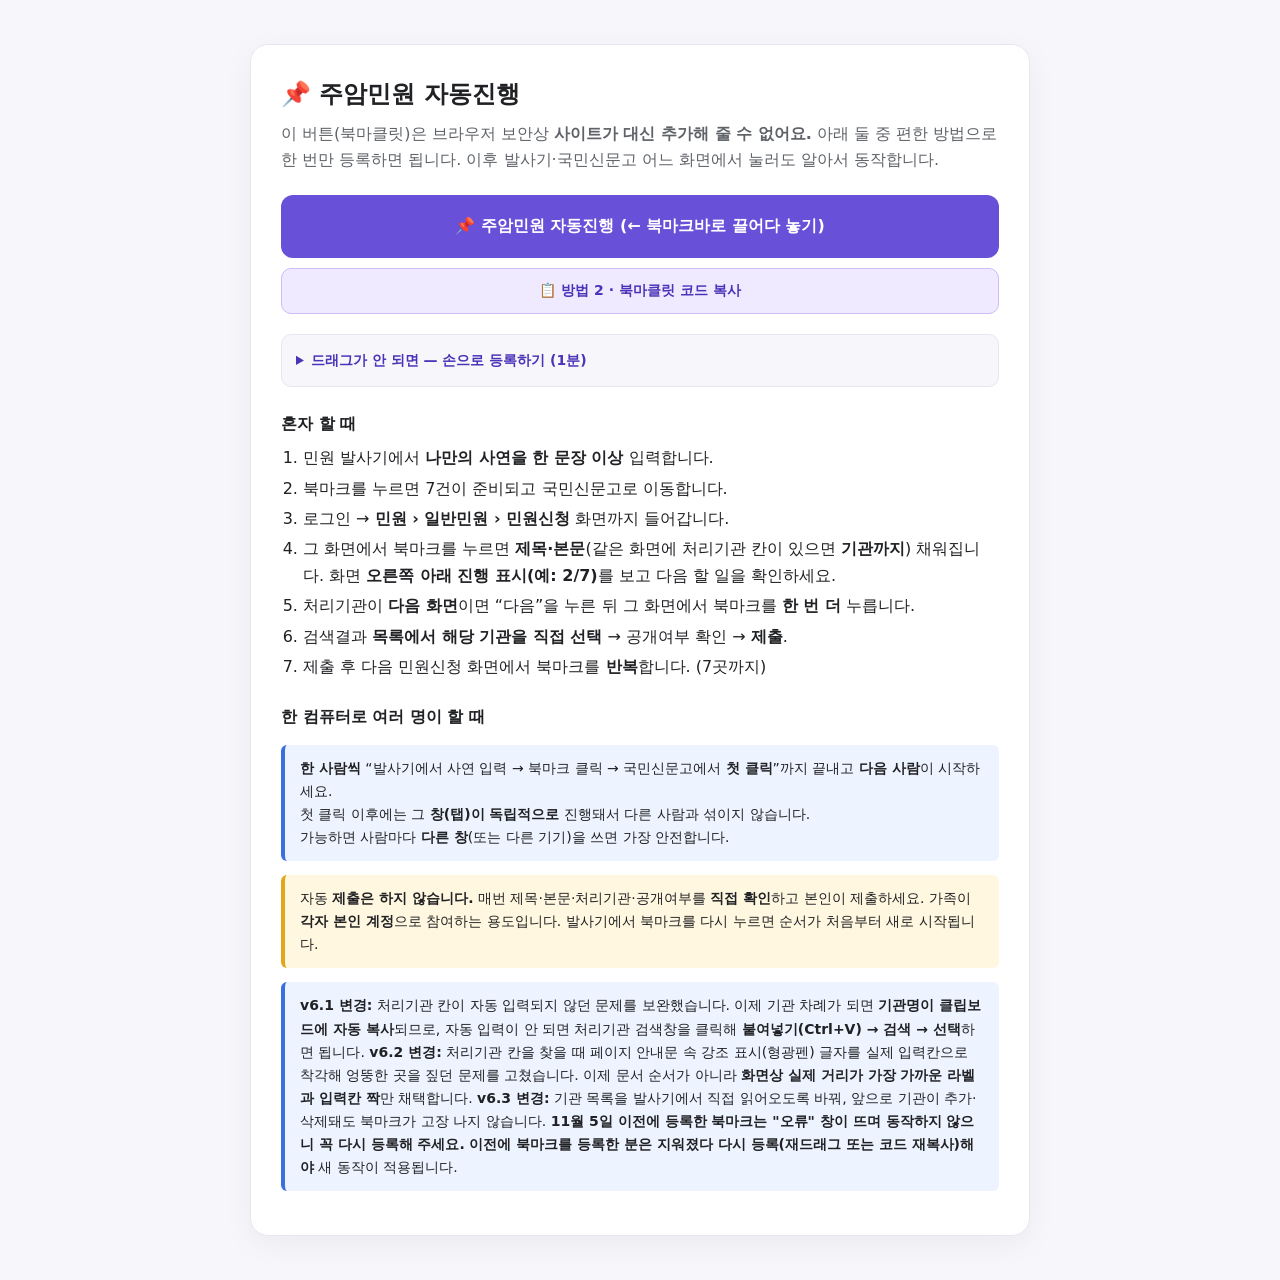
<file: sq-7f2ka9x/bookmark.html>
<!doctype html>
<html lang="ko">
<head>
  <meta charset="utf-8">
  <meta name="viewport" content="width=device-width,initial-scale=1">
  <title>주암민원 자동진행 북마크 설치 (v6.3)</title>
  <style>
    body{font-family:system-ui,-apple-system,"Noto Sans KR",sans-serif;max-width:780px;margin:44px auto;padding:0 22px;color:#202124;line-height:1.65;background:#f7f7fb}
    main{background:#fff;border:1px solid #e6e6f0;border-radius:18px;padding:30px;box-shadow:0 8px 30px #0000000d}
    h1{font-size:24px;margin:0 0 6px}h2{font-size:16px;margin:24px 0 8px}
    .note{color:#5f6368;margin:0 0 20px}
    .bookmark{display:block;padding:18px 20px;border-radius:12px;background:#6950d8;color:#fff;text-decoration:none;font-weight:800;text-align:center;cursor:grab;margin:22px 0 10px}
    .copybtn{display:block;width:100%;padding:13px 16px;border-radius:10px;background:#efeaff;color:#4b32b8;border:1.5px solid #ccbdf5;font-weight:800;font-size:14px;cursor:pointer;font-family:inherit;margin:0 0 20px}
    .copybtn.done{background:#dcfce7;border-color:#86efac;color:#166534}
    details.manual{background:#f7f7fb;border:1px solid #e6e6f0;border-radius:10px;padding:6px 14px;margin:0 0 20px}
    details.manual summary{cursor:pointer;font-weight:700;font-size:14px;padding:8px 0;color:#4b32b8}
    details.manual[open]{padding-bottom:14px}
    ol{padding-left:22px;margin:8px 0}ol li{margin:4px 0}
    code{background:#f0eff8;padding:2px 6px;border-radius:5px;font-size:.92em}
    .warn{background:#fff7df;border-left:4px solid #e3a51a;padding:12px 15px;border-radius:6px;font-size:14px}
    .multi{background:#eef4ff;border-left:4px solid #3b6fe0;padding:12px 15px;border-radius:6px;font-size:14px}
  </style>
</head>
<body>
<main>
  <h1>📌 주암민원 자동진행</h1>
  <p class="note">이 버튼(북마클릿)은 브라우저 보안상 <b>사이트가 대신 추가해 줄 수 없어요.</b> 아래 둘 중 편한 방법으로 한 번만 등록하면 됩니다. 이후 발사기·국민신문고 어느 화면에서 눌러도 알아서 동작합니다.</p>
  <a id="combined" class="bookmark" href="#">📌 주암민원 자동진행  (← 북마크바로 끌어다 놓기)</a>
  <button type="button" id="copyBm" class="copybtn">📋 방법 2 · 북마클릿 코드 복사</button>

  <details class="manual">
    <summary>드래그가 안 되면 — 손으로 등록하기 (1분)</summary>
    <ol>
      <li>위 <b>“📋 코드 복사”</b>를 누릅니다.</li>
      <li>아무 페이지에서나 <b>Ctrl+D</b>(Mac은 ⌘D) → 북마크를 <b>저장</b>합니다.</li>
      <li>북마크바에서 방금 만든 북마크를 <b>마우스 오른쪽 클릭 → 수정</b>.</li>
      <li><b>이름</b>은 <code>주암민원 자동진행</code>, <b>URL</b> 칸을 지우고 <b>복사한 코드를 붙여넣기</b> → 저장.</li>
      <li>끝. 이제 그 북마크를 누르면 동작합니다.</li>
    </ol>
    <p style="font-size:13px;color:#5f6368;margin:6px 0 0">Chrome·Edge·Whale·Firefox 모두 같은 방식입니다. 모바일은 북마클릿이 잘 안 되니 발사기의 복사·붙여넣기를 쓰세요.</p>
  </details>

  <h2>혼자 할 때</h2>
  <ol>
    <li>민원 발사기에서 <b>나만의 사연을 한 문장 이상</b> 입력합니다.</li>
    <li>북마크를 누르면 7건이 준비되고 국민신문고로 이동합니다.</li>
    <li>로그인 → <b>민원 › 일반민원 › 민원신청</b> 화면까지 들어갑니다.</li>
    <li>그 화면에서 북마크를 누르면 <b>제목·본문</b>(같은 화면에 처리기관 칸이 있으면 <b>기관까지</b>) 채워집니다.
        화면 <b>오른쪽 아래 진행 표시(예: 2/7)</b>를 보고 다음 할 일을 확인하세요.</li>
    <li>처리기관이 <b>다음 화면</b>이면 “다음”을 누른 뒤 그 화면에서 북마크를 <b>한 번 더</b> 누릅니다.</li>
    <li>검색결과 <b>목록에서 해당 기관을 직접 선택</b> → 공개여부 확인 → <b>제출</b>.</li>
    <li>제출 후 다음 민원신청 화면에서 북마크를 <b>반복</b>합니다. (7곳까지)</li>
  </ol>

  <h2>한 컴퓨터로 여러 명이 할 때</h2>
  <p class="multi">
    <b>한 사람씩</b> “발사기에서 사연 입력 → 북마크 클릭 → 국민신문고에서 <b>첫 클릭</b>”까지 끝내고 <b>다음 사람</b>이 시작하세요.<br>
    첫 클릭 이후에는 그 <b>창(탭)이 독립적으로</b> 진행돼서 다른 사람과 섞이지 않습니다.<br>
    가능하면 사람마다 <b>다른 창</b>(또는 다른 기기)을 쓰면 가장 안전합니다.
  </p>

  <p class="warn">자동 <b>제출은 하지 않습니다.</b> 매번 제목·본문·처리기관·공개여부를 <b>직접 확인</b>하고 본인이 제출하세요.
  가족이 <b>각자 본인 계정</b>으로 참여하는 용도입니다. 발사기에서 북마크를 다시 누르면 순서가 처음부터 새로 시작됩니다.</p>

  <p class="multi"><b>v6.1 변경:</b> 처리기관 칸이 자동 입력되지 않던 문제를 보완했습니다. 이제 기관 차례가 되면 <b>기관명이 클립보드에 자동 복사</b>되므로, 자동 입력이 안 되면 처리기관 검색창을 클릭해 <b>붙여넣기(Ctrl+V) → 검색 → 선택</b>하면 됩니다.
  <b>v6.2 변경:</b> 처리기관 칸을 찾을 때 페이지 안내문 속 강조 표시(형광펜) 글자를 실제 입력칸으로 착각해 엉뚱한 곳을 짚던 문제를 고쳤습니다. 이제 문서 순서가 아니라 <b>화면상 실제 거리가 가장 가까운 라벨과 입력칸 짝</b>만 채택합니다.
  <b>v6.3 변경:</b> 기관 목록을 발사기에서 직접 읽어오도록 바꿔, 앞으로 기관이 추가·삭제돼도 북마크가 고장 나지 않습니다. <b>11월 5일 이전에 등록한 북마크는 "오류" 창이 뜨며 동작하지 않으니 꼭 다시 등록해 주세요.</b>
  <b>이전에 북마크를 등록한 분은 지워졌다 다시 등록(재드래그 또는 코드 재복사)해야</b> 새 동작이 적용됩니다.</p>
</main>

<script>
/* ═══ 발사기(guacaya.github.io)에서 실행: 7건 준비 후 국민신문고로 이동 ═══ */
function JUAM_PREPARE(){
  try{
    if(typeof switchMode!=='function' || !document.getElementById('resultBox')){
      alert('민원 발사기 화면이 아니거나 버전이 다릅니다. 발사기 페이지에서 눌러주세요.'); return;
    }
    var story = document.getElementById('freeformInput') || document.querySelector('#personalizeBody textarea') || document.querySelector('textarea');
    var v = story ? story.value.trim() : '';
    if(!v || v.length < 14){
      alert('먼저 "나만의 이유"를 한 문장 적어주세요.\n예) 어린 아기를 키우는 집이라 24시간 냉각팬 소음과 전자파가 특히 걱정됩니다.');
      if(story){ story.scrollIntoView({block:'center'}); story.focus(); }
      return;
    }
    /* 기관 목록은 발사기 페이지에서 그대로 읽어옴 → 기관이 바뀌어도 북마크를 다시 등록할 필요 없음 */
    var modes = (window.MODES && window.MODES.length) ? window.MODES.slice() : ['kepco','climate','moland','wgline','gwacheon','lh','fire'];
    var names = window.AGENCY_FULL_NAMES || { lh:'한국토지주택공사', moland:'국토교통부', gwacheon:'과천시', kepco:'한국전력공사', climate:'기후에너지환경부', wgline:'국토교통부', fire:'소방청' };
    var items = [];
    modes.forEach(function(m){
      switchMode(m);
      items.push({ title: currentTitle, body: document.getElementById('resultBox').value, agency: names[m] });
    });
    switchMode(modes[0]);
    var payload = JSON.stringify({ __juamBatch:true, items:items, ts:Date.now() });
    var b64 = btoa(unescape(encodeURIComponent(payload)));
    var go = function(){ location.href = 'https://www.epeople.go.kr/index.paid#juam=' + encodeURIComponent(b64); };
    if(navigator.clipboard && navigator.clipboard.writeText){
      navigator.clipboard.writeText(payload).then(go, go);
    } else { go(); }
  }catch(e){ alert('오류: ' + e.message); }
}

/* ═══ 국민신문고(epeople.go.kr)에서 실행: 현재 화면에 맞춰 채우기 + 진행표시 ═══ */
function JUAM_STEP(){
  var SK = 'juamQ_v6';
  var vis = function(e){ var s=getComputedStyle(e), r=e.getBoundingClientRect(); return s.display!=='none' && s.visibility!=='hidden' && r.width>0 && r.height>0 && !e.disabled && !e.readOnly; };
  var norm = function(s){ return (s||'').replace(/\s/g,''); };
  var setV = function(el,val){
    el.focus();
    var proto = el.tagName==='TEXTAREA' ? HTMLTextAreaElement.prototype : HTMLInputElement.prototype;
    var d = Object.getOwnPropertyDescriptor(proto,'value');
    try{ (d && d.set) ? d.set.call(el,val) : (el.value=val); }catch(_){ el.value=val; }
    ['input','change','keyup','blur'].forEach(function(t){ el.dispatchEvent(new Event(t,{bubbles:true})); });
  };
  var badge = function(msg,err){
    var el = document.getElementById('__juamBadge');
    if(!el){
      el = document.createElement('div'); el.id='__juamBadge';
      el.style.cssText = 'position:fixed;right:14px;bottom:14px;z-index:2147483647;color:#fff;font:700 13px/1.55 -apple-system,system-ui,sans-serif;padding:13px 16px;border-radius:12px;max-width:310px;box-shadow:0 10px 34px #0007;white-space:pre-line';
      (document.body || document.documentElement).appendChild(el);
      el.addEventListener('click', function(){ el.remove(); });
    }
    el.style.background = err ? '#b91c1c' : '#111827';
    el.textContent = msg;
  };
  var save = function(q){ try{ sessionStorage.setItem(SK, JSON.stringify(q)); }catch(_){} };

  /* readonly 도 허용 (국민신문고 처리기관 칸은 흔히 readonly + 팝업) */
  var visLoose = function(e){ var s=getComputedStyle(e), r=e.getBoundingClientRect(); return s.display!=='none' && s.visibility!=='hidden' && r.width>0 && r.height>0 && !e.disabled; };
  var copyName = function(name){ try{ if(navigator.clipboard && navigator.clipboard.writeText) navigator.clipboard.writeText(name); }catch(_){} };

  var pickInput = function(re){
    var ins = [].slice.call(document.querySelectorAll('input')).filter(function(x){ var t=(x.type||'text').toLowerCase(); return (t==='text'||t==='search'||t==='') && vis(x); });
    var a = ins.filter(function(x){ return re.test((x.id||'')+' '+(x.name||'')+' '+(x.placeholder||'')+' '+(x.title||'')+' '+(x.getAttribute('aria-label')||'')); });
    if(a[0]) return a[0];
    var labs = [].slice.call(document.querySelectorAll('label[for]'));
    for(var i=0;i<labs.length;i++){ if(re.test(norm(labs[i].textContent))){ var el=document.getElementById(labs[i].getAttribute('for')); if(el && el.tagName==='INPUT' && vis(el)) return el; } }
    var ths = [].slice.call(document.querySelectorAll('th'));
    for(var j=0;j<ths.length;j++){ if(re.test(norm(ths[j].textContent))){ var tr=ths[j].closest && ths[j].closest('tr'); var inp=tr && tr.querySelector('input[type=text],input[type=search],input:not([type])'); if(inp && vis(inp)) return inp; } }
    return null;
  };
  var isNoticeish = function(n){
    var p=n; for(var k=0;k<4 && p; k++,p=p.parentElement){ var c=norm((p.className||'')+(p.id||'')); if(/notice|guide|info|tip|help|desc|안내|주의|유의/i.test(c)) return true; }
    return false;
  };
  var pickAgencyInput = function(){
    var re=/처리기관|기관명|소관기관|접수기관|담당기관|기관\s*검색|기관\s*선택|^기관$/;
    var ins=[].slice.call(document.querySelectorAll('input')).filter(function(x){ var t=(x.type||'text').toLowerCase(); return (t==='text'||t==='search'||t==='') && visLoose(x); });
    if(!ins.length) return null;
    /* 1) 입력칸 자체 속성(id/name/placeholder 등)에 매칭 — 가장 확실함 */
    var a=ins.filter(function(x){ return re.test(norm((x.id||'')+(x.name||'')+(x.placeholder||'')+(x.title||'')+(x.getAttribute('aria-label')||''))); });
    if(a[0]) return a[0];
    /* 2) <label for="..."> 정식 연결 */
    var labs=[].slice.call(document.querySelectorAll('label[for]'));
    for(var i=0;i<labs.length;i++){ if(re.test(norm(labs[i].textContent))){ var el=document.getElementById(labs[i].getAttribute('for')); if(el && ins.indexOf(el)>-1) return el; } }
    /* 3) 화면상 가장 가까운 라벨↔입력칸 짝 찾기 (DOM 순서가 아니라 실제 거리로) —
          안내문 속 형광펜 텍스트처럼 문서 어딘가에 우연히 있는 "기관검색" 같은 글자에
          속아 엉뚱한 칸을 집지 않도록, 페이지 전체에서 가장 가까운 조합만 채택 */
    var cands=[].slice.call(document.querySelectorAll('label,th,dt,span,strong,b'))
      .filter(function(n){ var tt=norm(n.textContent); return tt && tt.length<=10 && n.children.length===0 && re.test(tt) && visLoose(n) && !isNoticeish(n); });
    var best=null, bestD=Infinity;
    cands.forEach(function(lb){
      var lr=lb.getBoundingClientRect();
      ins.forEach(function(inp){
        var ir=inp.getBoundingClientRect();
        var d=Math.hypot(ir.left-lr.right, (ir.top+ir.height/2)-(lr.top+lr.height/2));
        if(d<bestD){ bestD=d; best=inp; }
      });
    });
    return (best && bestD<240) ? best : null;
  };
  var clickSearchNear = function(f){
    var fr=f.getBoundingClientRect();
    var cand=[].slice.call(document.querySelectorAll('button,input[type=button],input[type=submit],a,img')).filter(visLoose)
      .filter(function(x){ var s=norm((x.innerText||x.value||x.title||x.alt||x.getAttribute('aria-label')||'')); return /검색|찾기/.test(s) && s.length<=10; })
      .map(function(x){ var r=x.getBoundingClientRect(); return {x:x, d:Math.hypot(r.left-fr.right, r.top-fr.top)}; })
      .sort(function(a,b){ return a.d-b.d; });
    if(cand[0] && cand[0].d < 280){ (cand[0].x.closest('a,button')||cand[0].x).click(); return true; }
    return false;
  };
  var fillTitleBody = function(it){
    var done = [];
    var tas = [].slice.call(document.querySelectorAll('textarea')).filter(vis).sort(function(a,b){ return b.offsetWidth*b.offsetHeight - a.offsetWidth*a.offsetHeight; });
    var bt = tas[0];
    if(bt && bt.offsetWidth*bt.offsetHeight > 40000 && (bt.value.trim()==='' || bt.value===it.body)){ setV(bt, it.body); done.push('본문'); }
    var title = pickInput(/제목|titl|subj/i);
    if(title){ setV(title, it.title); done.push('제목'); }
    return done;
  };
  var fillAgency = function(it){
    var f = pickAgencyInput();
    if(!f) return { present:false };
    try{ f.focus(); f.click(); }catch(_){}
    /* 클릭으로 팝업이 뜨면서 포커스가 다른 칸으로 넘어간 경우만 그 칸을 사용.
       (거리 재검색을 또 하면 focus로 인한 스크롤 이동 때문에 엉뚱한 칸을 고를 수 있어 브라우저의
        실제 포커스 이동만 신뢰 — 한 번의 호출에서 입력은 정확히 한 칸에만 들어간다) */
    var target = f, active = document.activeElement;
    if(active && active!==f && active.tagName==='INPUT'){
      var t=(active.type||'text').toLowerCase();
      if((t==='text'||t==='search'||t==='') && visLoose(active)) target = active;
    }
    setV(target, it.agency);
    var clicked = clickSearchNear(target);
    return { present:true, clicked:clicked };
  };

  var proceed = function(q){
    if(!q || !Array.isArray(q.items)){ badge('발사기에서 먼저 "📌 주암민원 자동진행"을 눌러 7건을 준비하세요.', 1); return; }
    var txt = document.body.innerText || '';
    var looksSimilar = (/유사\s*민원|유사\s*사례/.test(txt)) && (/확인|검색결과|목록/.test(txt)) && !(/민원\s*내용/.test(txt));
    if(looksSimilar){ badge('⚠️ 유사민원 확인 화면이에요.\n"신규 등록" 등으로 민원신청 화면까지 들어간 뒤 다시 눌러주세요.', 1); return; }
    if(q.i >= q.items.length){ badge('✅ '+q.items.length+'개 기관 민원 준비 완료!\n마지막 건 확인 후 제출하세요.'); return; }

    var it = q.items[q.i], n = q.i + 1, total = q.items.length;

    if(q.step === 'agency'){
      copyName(it.agency);
      var ag1 = fillAgency(it);
      q.i += 1; q.step = 'content'; save(q);   /* 자동입력 실패해도 진행 — 사용자가 붙여넣기로 마무리 가능 */
      if(ag1.present){
        badge(n+'/'+total+' · '+it.agency+' 기관 입력됨\n'+(ag1.clicked ? '검색결과에서 ' : '"검색" 눌러 검색결과에서 ')+it.agency+' 선택 → 공개여부 확인 → 제출\n제출 뒤 다음 민원신청 화면에서 북마크를 다시 누르세요.');
      } else {
        badge(n+'/'+total+' · '+it.agency+'\n처리기관 칸을 자동으로 못 찾았어요.\n검색창 클릭 → 붙여넣기(Ctrl+V) → 검색 → '+it.agency+' 선택.\n(기관명은 클립보드에 복사해 뒀어요)\n제출 뒤 다음 화면에서 북마크를 다시 누르세요.', 1);
      }
      return;
    }

    var did = fillTitleBody(it);
    if(did.length === 0){
      badge(n+'/'+total+' · '+it.agency+'\n이 화면에서 제목·본문 칸을 못 찾았어요.\n"민원 › 일반민원 › 민원신청" 내용 입력 화면에서 눌러주세요.', 1);
      return;
    }
    copyName(it.agency);
    var ag = fillAgency(it);
    if(ag.present){
      q.i += 1; save(q);
      badge(n+'/'+total+' · '+it.agency+' 완료 (제목·본문·기관)\n' + (ag.clicked ? '검색결과에서 ' : '"검색" 눌러 검색결과에서 ') + it.agency + ' 선택 → 공개여부 확인 → 제출\n(기관명 클립보드 복사됨 — 안 되면 검색창에 Ctrl+V)\n제출 뒤 다음 화면에서 북마크를 다시 누르세요.');
    }else{
      q.step = 'agency'; save(q);
      badge(n+'/'+total+' · '+it.agency+' 제목·본문 완료\n"다음"을 눌러 처리기관 화면으로 간 뒤 북마크를 한 번 더 누르세요.\n(기관명 클립보드 복사됨: '+it.agency+')');
    }
  };

  /* 큐 불러오기: 세션(탭 전용) → URL해시 → 클립보드 순 */
  var q = null;
  try{ var s = sessionStorage.getItem(SK); if(s) q = JSON.parse(s); }catch(_){}
  if(!q){
    try{
      var m = (location.hash||'').match(/juam=([^&]+)/);
      if(m){
        var raw = decodeURIComponent(escape(atob(decodeURIComponent(m[1]))));
        var x = JSON.parse(raw);
        if(x && x.__juamBatch){ q = { items:x.items, i:0, step:'content' }; save(q);
          try{ history.replaceState(null,'',location.pathname+location.search); }catch(_){}
        }
      }
    }catch(_){}
  }
  if(q){ proceed(q); return; }
  if(navigator.clipboard && navigator.clipboard.readText){
    navigator.clipboard.readText().then(function(t){
      var qq = null;
      try{ var x = JSON.parse(t); if(x && x.__juamBatch) qq = { items:x.items, i:0, step:'content' }; }catch(_){}
      if(qq) save(qq);
      proceed(qq);
    }, function(){
      badge('클립보드를 읽지 못했어요.\n주소창 왼쪽 자물쇠 → 사이트 설정 → 클립보드 "허용" 후 다시 눌러주세요.', 1);
    });
  }else{
    badge('발사기에서 먼저 "📌 주암민원 자동진행"을 눌러주세요.', 1);
  }
}

/* 두 함수를 하나의 북마클릿으로 합치기 (호스트로 분기) */
(function(){
  var combined = 'javascript:(function(){var h=location.hostname;'
    + 'if(h.indexOf("guacaya.github.io")>-1){(' + JUAM_PREPARE.toString() + ')()}'
    + 'else if(h.indexOf("epeople.go.kr")>-1){(' + JUAM_STEP.toString() + ')()}'
    + 'else{alert("민원 발사기 또는 국민신문고 화면에서 눌러주세요.")}})()';
  document.getElementById('combined').href = combined;

  var cb = document.getElementById('copyBm');
  cb.addEventListener('click', function(){
    var ok = function(){ cb.classList.add('done'); cb.textContent = '✅ 복사됐어요 — 아래 “손으로 등록하기” 순서대로'; };
    if(navigator.clipboard && navigator.clipboard.writeText){
      navigator.clipboard.writeText(combined).then(ok, function(){ window.prompt('아래 코드를 전체 선택(⌘/Ctrl+A) 후 복사하세요', combined); });
    } else {
      window.prompt('아래 코드를 전체 선택(⌘/Ctrl+A) 후 복사하세요', combined);
    }
    var d = document.querySelector('details.manual'); if(d) d.open = true;
  });
})();
</script>
</body>
</html>
</file>
<file: sq-7f2ka9x/picket.css>
/* ===== 피켓 지킴이 탭 (민원발사기 추가 모듈) — 모든 클래스 pk- 접두사 ===== */
#viewPicket{--pk-soft:#f3f4f6;--pk-amber:#b45309;--pk-amber-l:#fef3c7;--pk-red:#dc2626;--pk-red-l:#fee2e2;--pk-blue:#1d4ed8;--pk-blue-l:#e0e7ff}
.pk-status{background:var(--acc-l);border-radius:12px;padding:12px 14px;margin-bottom:12px}
.pk-status-row{display:flex;justify-content:space-between;align-items:baseline;gap:8px}
.pk-status-row b{font-size:14px;font-weight:800}
.pk-num{font-size:13px;color:var(--sub);white-space:nowrap;font-variant-numeric:tabular-nums}
.pk-num strong{font-size:20px;font-weight:900;color:var(--acc-d);margin-right:1px}
.pk-track{background:#fff;border-radius:999px;height:7px;overflow:hidden;margin:7px 0}
.pk-fill{background:var(--acc);height:100%;border-radius:999px;transition:.3s}
.pk-meta{font-size:12px;color:var(--sub);line-height:1.5}
.pk-meta b{color:var(--ink)}
.pk-info{display:grid;grid-template-columns:1fr 1fr;gap:8px;align-items:start;margin-bottom:12px}
.pk-info details{background:var(--card);border:1px solid var(--line);border-radius:12px;padding:10px 12px;font-size:13px}
.pk-info details[open]{grid-column:1/-1}
.pk-info summary{font-weight:800;font-size:13.5px;cursor:pointer;list-style:none}
.pk-info summary::-webkit-details-marker{display:none}
.pk-info summary::after{content:'＋';float:right;color:var(--sub)}
.pk-info details[open] summary::after{content:'－'}
.pk-info ol,.pk-info ul{margin:8px 0 0;padding-left:18px;word-break:keep-all}
.pk-card{background:var(--card);border:1px solid var(--line);border-radius:14px}
.pk-dsel{padding:10px 12px;margin-bottom:12px}
.pk-dsel-h{font-size:13.5px;font-weight:800}
.pk-dsel-h small{font-size:11.5px;font-weight:500;color:var(--sub);margin-left:4px}
.pk-dchips{display:grid;grid-template-columns:repeat(7,minmax(0,1fr));gap:4px;margin-top:8px}
.pk-dchips button{border:1.5px solid var(--line);background:var(--card);border-radius:8px;padding:7px 0;font-size:13px;font-weight:800;cursor:pointer;font-family:inherit;color:var(--ink);min-height:36px}
.pk-dchips button.on{background:var(--acc);border-color:var(--acc);color:#fff}
.pk-ddates{margin-top:8px;font-size:12.5px;line-height:1.6;color:var(--sub);word-break:keep-all}
.pk-ddates b{color:var(--ink)}
.pk-dt{display:inline-block;font-weight:800;color:var(--ink);margin-right:6px}
.pk-dt small{font-weight:500;color:var(--sub)}
.pk-dt.past{opacity:.4;text-decoration:line-through}
.pk-h{font-size:14.5px;font-weight:800;margin:0 0 8px;display:flex;align-items:baseline;gap:6px}
.pk-h small{font-size:11.5px;font-weight:500;color:var(--sub)}
.pk-cal{padding:10px 4px}
.pk-cw,.pk-cg{display:grid;grid-template-columns:minmax(0,.3fr) repeat(5,minmax(0,1fr)) minmax(0,.3fr);gap:3px}
.pk-cw{border-bottom:1px solid var(--line);padding-bottom:6px;margin-bottom:6px}
.pk-cw span{text-align:center;font-size:12px;font-weight:700;color:var(--sub)}
.pk-cw .sun{color:var(--pk-red)} .pk-cw .sat{color:var(--pk-blue)}
.pk-c{position:relative;min-height:104px;border-radius:9px;border:2px solid transparent;background:var(--pk-soft);color:var(--ink);padding:4px 3px;display:flex;flex-direction:column;gap:4px;min-width:0;overflow:hidden;text-align:left;font-family:inherit}
.pk-c .pk-top{display:flex;justify-content:space-between;align-items:center;min-height:20px}
.pk-c .pk-n{font-size:14px;font-weight:800;line-height:20px;font-variant-numeric:tabular-nums}
.pk-c .pk-ct{margin-top:auto;text-align:center;font-size:11.5px;font-weight:800;font-variant-numeric:tabular-nums}
.pk-c .pk-ck{width:20px;height:20px;border-radius:99px;background:var(--ink);color:#fff;font-size:11px;font-weight:900;display:grid;place-items:center}
.pk-c .pk-nm{display:flex;flex-direction:column;gap:2px;min-width:0}
.pk-c .pk-nm b{display:block;font-size:10.5px;font-weight:600;line-height:13px;background:#fff;border-radius:4px;padding:2px 1px;white-space:nowrap;overflow:hidden;text-align:center;letter-spacing:-.05em}
.pk-c .pk-nm b.wrap{white-space:normal;word-break:break-all}
.pk-c .pk-nm b.mn{background:var(--acc);color:#fff;font-weight:800}
.pk-c .pk-nm b.more{background:transparent;color:var(--sub);font-weight:700}
.pk-c.we{background:transparent;padding:6px 0;align-items:center;border:0}
.pk-c.we .pk-n{font-size:12px;font-weight:700;opacity:.55}
.pk-c.we.sun .pk-n{color:var(--pk-red)} .pk-c.we.sat .pk-n{color:var(--pk-blue)}
.pk-c.off{background:transparent;border:2px dashed var(--line);color:var(--sub)}
.pk-c.off .pk-n{opacity:.5}
.pk-c.off .pk-hol{font-size:11px;color:var(--pk-red);font-weight:700}
.pk-c.op{cursor:pointer}
.pk-c.op.ok{background:var(--acc-l)} .pk-c.op.ok .pk-ct{color:var(--acc-d)}
.pk-c.op.warn{background:var(--pk-amber-l)} .pk-c.op.warn .pk-ct{color:var(--pk-amber)}
.pk-c.op.urgent{background:var(--pk-red-l)} .pk-c.op.urgent .pk-ct{color:var(--pk-red)}
.pk-c.op.done{opacity:.5} .pk-c.op.done .pk-ct{color:var(--sub)}
.pk-c.today .pk-n{background:var(--ink);color:#fff;border-radius:99px;padding:0 6px}
.pk-c.hl{box-shadow:inset 0 0 0 2px var(--acc)}
.pk-c.focus{border-color:var(--sub)}
.pk-c.pick{border-color:var(--ink);box-shadow:0 2px 8px rgba(17,24,39,.18)}
.pk-quick{padding:10px 0 0} .pk-quick:empty{display:none}
.pk-quick button{width:100%;font-size:14px;font-weight:800;border:1.5px solid var(--acc);color:var(--acc-d);background:#fff;border-radius:10px;padding:10px;cursor:pointer;min-height:44px;font-family:inherit}
.pk-legend{display:flex;flex-wrap:wrap;justify-content:center;gap:6px 12px;font-size:11.5px;color:var(--sub);padding:10px 0 0}
.pk-legend span{display:flex;align-items:center;gap:4px}
.pk-lg{width:10px;height:10px;border-radius:3px;display:inline-block}
.pk-lg.ok{background:var(--acc-l);border:1px solid var(--acc)} .pk-lg.warn{background:var(--pk-amber-l);border:1px solid var(--pk-amber)}
.pk-lg.urgent{background:var(--pk-red-l);border:1px solid var(--pk-red)} .pk-lg.hl{border:2px solid var(--acc)}
.pk-dd{margin-top:10px;overflow:hidden}
.pk-dh{display:flex;align-items:center;gap:8px;padding:12px 14px 6px}
.pk-dh .d{font-weight:900;font-size:18px} .pk-dh .w{color:var(--sub);font-size:13px}
.pk-st{margin-left:auto;font-size:12px;font-weight:800;padding:3px 9px;border-radius:99px;white-space:nowrap}
.pk-st.ok{background:var(--acc-l);color:var(--acc-d)} .pk-st.warn{background:var(--pk-amber-l);color:var(--pk-amber)}
.pk-st.urgent{background:var(--pk-red-l);color:var(--pk-red)} .pk-st.done{background:var(--pk-soft);color:var(--sub)}
.pk-dinfo{padding:0 14px 8px;font-size:13px;color:var(--sub);display:flex;flex-wrap:wrap;gap:5px;align-items:center}
.pk-chip{font-size:12px;font-weight:800;padding:3px 9px;border-radius:99px;background:var(--pk-blue-l);color:var(--pk-blue)}
.pk-chip small{font-weight:500;opacity:.75} .pk-chip.all{background:var(--pk-amber-l);color:var(--pk-amber)}
.pk-ours{color:var(--acc-d);font-weight:800}
.pk-sec{border-top:1px solid var(--line);padding:10px 14px 0;font-size:12px;font-weight:800;color:var(--sub)}
.pk-ppl{display:flex;flex-wrap:wrap;gap:5px;padding:6px 14px 12px}
.pk-p{font-size:13px;background:var(--pk-soft);border-radius:8px;padding:3px 9px}
.pk-p small{opacity:.6} .pk-p.mine{background:var(--acc);color:#fff}
.pk-p .x{font-weight:800;cursor:pointer;padding:4px 6px;margin:-4px -4px -4px 2px}
.pk-empty{font-size:13px;color:var(--sub)}
.pk-dact{padding:0 14px 14px}
.pk-dact .btn{width:100%}
.pk-done{margin-top:10px;padding:12px 14px;background:var(--acc-l);border-radius:14px}
.pk-done .msg{font-size:13px;margin:6px 0 8px;word-break:break-all}
.pk-done .row{display:flex;gap:6px}
.pk-done button{font-size:13px;font-weight:800;border:0;border-radius:8px;padding:8px 12px;cursor:pointer;background:var(--acc);color:#fff;font-family:inherit}
.pk-done button.gh{background:transparent;color:var(--sub)}
.pk-mine{padding:12px 14px;margin-top:12px}
.pk-mine-top{display:flex;justify-content:space-between;align-items:center}
.pk-mine-top .num{font-size:22px;font-weight:900;color:var(--acc-d)}
.pk-mine-days{display:flex;flex-wrap:wrap;gap:5px;margin-top:8px}
/* 하단 신청 바 — 민원발사기 .bar 와 같은 자리·모양 */
#barPicket{display:block}
.pk-bar-top{display:flex;align-items:center;gap:8px}
.pk-bar-top b{font-size:14px;white-space:nowrap}
.pk-bar-days{display:flex;gap:4px;overflow-x:auto;flex:1;min-width:0;scrollbar-width:none}
.pk-bar-days span{font-size:13px;font-weight:700;background:var(--pk-soft,#f3f4f6);border-radius:8px;padding:5px 8px;white-space:nowrap;cursor:pointer}
.pk-clr{font-size:12.5px;border:0;background:none;color:var(--sub);cursor:pointer;white-space:nowrap;padding:8px 6px;min-height:36px;font-family:inherit}
.pk-bar-form{display:flex;gap:6px;margin-top:8px}
.pk-bar-form input,.pk-bar-form select{font-size:16px;padding:10px;border:1px solid var(--line);border-radius:10px;background:#f3f4f6;min-width:0;font-family:inherit;color:var(--ink)}
.pk-bar-form input{flex:1 1 auto} .pk-bar-form select{flex:0 0 82px}
.pk-bar-form .btn{flex:0 0 auto;padding:10px 14px;min-height:46px}
.pk-loading{grid-column:1/-1;text-align:center;color:var(--sub);padding:24px 0;font-size:13px}

/* 상단 탭 손가락 터치 영역 키우기 (모양은 그대로) */
.hd-tab{padding:8px 12px;font-size:12px}

/* 월 탭 · 지난 주 접기 (11월 연장) */
.pk-mtabs{display:grid;grid-auto-flow:column;grid-auto-columns:1fr;gap:6px;margin:0 2px 8px}
.pk-mtabs button{border:1.5px solid var(--line);background:#fff;border-radius:10px;padding:7px 6px;font-size:16px;font-weight:900;color:var(--ink);cursor:pointer;font-family:inherit;display:flex;flex-direction:column;align-items:center;gap:1px;min-height:50px;line-height:1.2}
.pk-mtabs button small{font-size:11px;font-weight:600;color:var(--sub)}
.pk-mtabs button small b{color:var(--ink)}
.pk-mtabs button.on{border-color:var(--acc);background:var(--acc-l);color:var(--acc-d)}
.pk-mtabs button.on small{color:var(--acc-d)}
.pk-pastbtn{display:block;width:calc(100% - 4px);margin:0 2px 8px;border:1px dashed var(--line);background:transparent;border-radius:8px;padding:8px;font-size:12.5px;font-weight:700;color:var(--sub);cursor:pointer;font-family:inherit;min-height:36px}
.pk-c.oth{opacity:.3}
.pk-quick button.done{background:var(--acc-l);border-style:solid}
/* 2단계 목표: 최소 7명(연초록) → 목표 10명(진초록) */
.pk-c.op.best{background:var(--acc)} .pk-c.op.best .pk-ct,.pk-c.op.best .pk-n{color:#fff}
.pk-c.op.best.hl{box-shadow:inset 0 0 0 2px var(--acc-d)}
.pk-st.best{background:var(--acc);color:#fff}
.pk-lg.best{background:var(--acc);border:1px solid var(--acc-d)}
.pk-c.op.best .pk-nm b.more{color:#d7f5f0}
</file>
